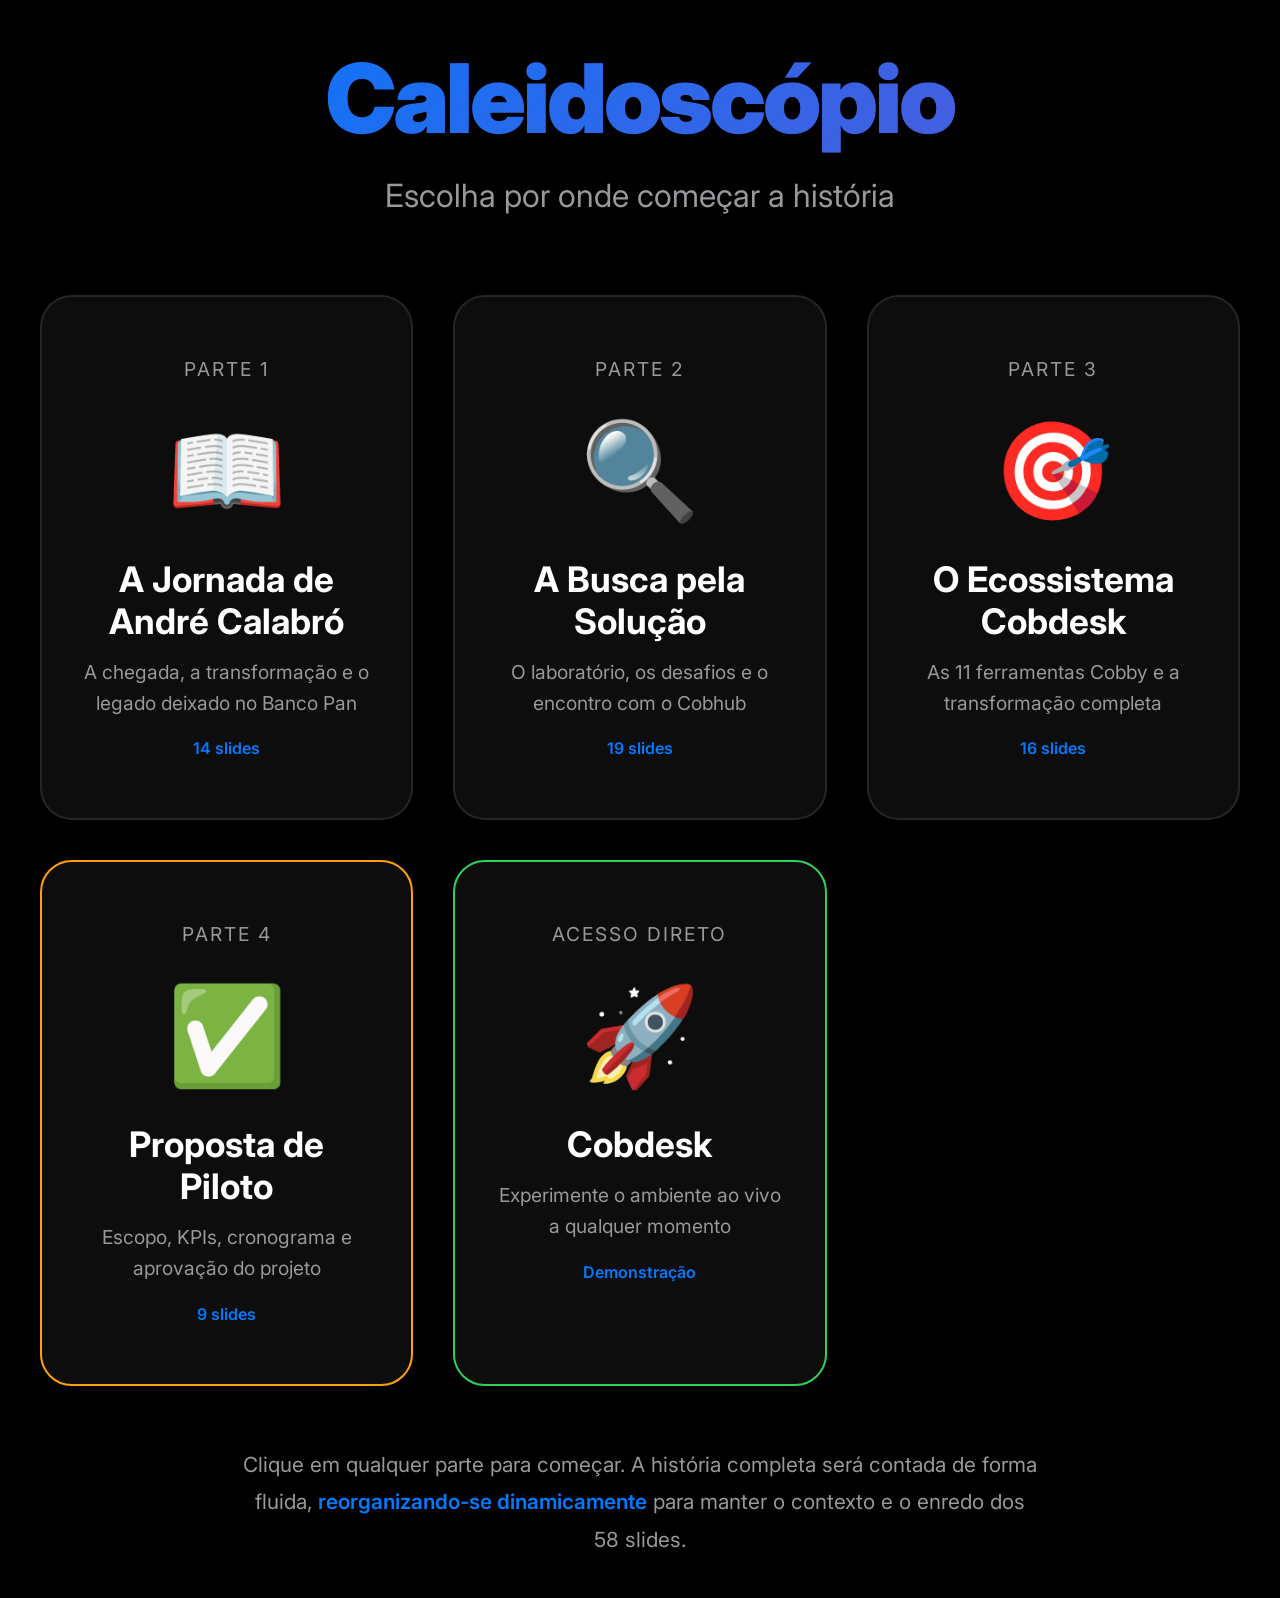
<file: index.html>
<!DOCTYPE html>
<html lang="pt-BR">
<head>
    <meta charset="UTF-8">
    <meta name="viewport" content="width=device-width, initial-scale=1.0">
    <title>Caleidoscópio - A História do Cobdesk</title>
    <style>
        @import url('https://fonts.googleapis.com/css2?family=Inter:wght@300;400;500;600;700;800;900&display=swap');
        
        * {
            margin: 0;
            padding: 0;
            box-sizing: border-box;
        }

        body {
            font-family: 'Inter', -apple-system, BlinkMacSystemFont, 'SF Pro Display', sans-serif;
            background: #000000;
            color: #FFFFFF;
            overflow: hidden;
            -webkit-font-smoothing: antialiased;
            display: flex;
            align-items: center;
            justify-content: center;
            min-height: 100vh;
        }

        .container {
            max-width: 1400px;
            width: 100%;
            padding: 40px;
            text-align: center;
        }

        .title {
            font-size: 6rem;
            font-weight: 900;
            background: linear-gradient(135deg, #007AFF, #5856D6);
            -webkit-background-clip: text;
            -webkit-text-fill-color: transparent;
            background-clip: text;
            margin-bottom: 20px;
            letter-spacing: -3px;
        }

        .subtitle {
            font-size: 2rem;
            color: #98989D;
            margin-bottom: 80px;
        }

        .parts {
            display: grid;
            grid-template-columns: repeat(5, 1fr);
            gap: 40px;
            margin-bottom: 60px;
        }

        .part-card {
            background: rgba(255, 255, 255, 0.05);
            backdrop-filter: blur(20px);
            border-radius: 32px;
            padding: 60px 40px;
            border: 2px solid rgba(255, 255, 255, 0.1);
            cursor: pointer;
            transition: all 0.4s cubic-bezier(0.4, 0, 0.2, 1);
            text-decoration: none;
            display: block;
        }

        .part-card:hover {
            transform: translateY(-10px);
            border-color: #007AFF;
            box-shadow: 0 20px 60px rgba(0, 122, 255, 0.3);
        }

        .part-number {
            font-size: 1.2rem;
            text-transform: uppercase;
            letter-spacing: 2px;
            color: #98989D;
            margin-bottom: 20px;
        }

        .part-icon {
            font-size: 6rem;
            margin: 30px 0;
            display: block;
        }

        .part-title {
            font-size: 2.2rem;
            font-weight: 700;
            color: #FFFFFF;
            margin-bottom: 15px;
        }

        .part-desc {
            font-size: 1.2rem;
            color: #98989D;
            line-height: 1.6;
        }

        .part-slides {
            font-size: 1rem;
            color: #007AFF;
            margin-top: 20px;
            font-weight: 600;
        }

        .info {
            font-size: 1.3rem;
            color: #98989D;
            max-width: 800px;
            margin: 0 auto;
            line-height: 1.8;
        }

        .highlight {
            color: #007AFF;
            font-weight: 600;
        }

        /* Responsive */
        @media (max-width: 1400px) {
            .parts { grid-template-columns: repeat(3, 1fr); }
        }

        @media (max-width: 1024px) {
            .title { font-size: 4.5rem; }
            .subtitle { font-size: 1.6rem; margin-bottom: 60px; }
            .parts { gap: 30px; grid-template-columns: repeat(2, 1fr); }
            .part-card { padding: 50px 30px; }
            .part-icon { font-size: 5rem; }
            .part-title { font-size: 2rem; }
        }

        @media (max-width: 768px) {
            .container { padding: 30px 20px; }
            .title { font-size: 3.5rem; letter-spacing: -2px; }
            .subtitle { font-size: 1.4rem; margin-bottom: 50px; }
            .parts { grid-template-columns: repeat(2, 1fr); gap: 25px; }
            .part-card { padding: 40px 30px; }
            .part-icon { font-size: 4.5rem; margin: 20px 0; }
            .part-title { font-size: 1.8rem; }
            .part-desc { font-size: 1.1rem; }
            .info { font-size: 1.1rem; }
        }

        @media (max-width: 600px) {
            .parts { grid-template-columns: 1fr; }
        }

        @media (max-width: 480px) {
            .container { padding: 20px 15px; }
            .title { font-size: 2.5rem; letter-spacing: -1px; }
            .subtitle { font-size: 1.2rem; margin-bottom: 40px; }
            .part-card { padding: 35px 25px; border-radius: 24px; }
            .part-number { font-size: 1rem; }
            .part-icon { font-size: 4rem; }
            .part-title { font-size: 1.6rem; }
            .part-desc { font-size: 1rem; }
            .part-slides { font-size: 0.9rem; }
            .info { font-size: 1rem; }
        }

        /* Animation */
        .part-card {
            animation: fadeInUp 0.6s ease-out backwards;
        }

        .part-card:nth-child(1) { animation-delay: 0.1s; }
        .part-card:nth-child(2) { animation-delay: 0.2s; }
        .part-card:nth-child(3) { animation-delay: 0.3s; }
        .part-card:nth-child(4) { animation-delay: 0.4s; }
        .part-card:nth-child(5) { animation-delay: 0.5s; }

        @keyframes fadeInUp {
            from {
                opacity: 0;
                transform: translateY(30px);
            }
            to {
                opacity: 1;
                transform: translateY(0);
            }
        }
    </style>
</head>
<body>
    <div class="container">
        <h1 class="title">Caleidoscópio</h1>
        <p class="subtitle">Escolha por onde começar a história</p>

        <div class="parts">
            <a href="apresentacao.html?start=1" class="part-card">
                <div class="part-number">Parte 1</div>
                <span class="part-icon">📖</span>
                <h2 class="part-title">A Jornada de André Calabró</h2>
                <p class="part-desc">A chegada, a transformação e o legado deixado no Banco Pan</p>
                <div class="part-slides">14 slides</div>
            </a>

            <a href="apresentacao.html?start=2" class="part-card">
                <div class="part-number">Parte 2</div>
                <span class="part-icon">🔍</span>
                <h2 class="part-title">A Busca pela Solução</h2>
                <p class="part-desc">O laboratório, os desafios e o encontro com o Cobhub</p>
                <div class="part-slides">19 slides</div>
            </a>

            <a href="apresentacao.html?start=3" class="part-card">
                <div class="part-number">Parte 3</div>
                <span class="part-icon">🎯</span>
                <h2 class="part-title">O Ecossistema Cobdesk</h2>
                <p class="part-desc">As 11 ferramentas Cobby e a transformação completa</p>
                <div class="part-slides">16 slides</div>
            </a>

            <a href="apresentacao.html?start=4" class="part-card" style="border-color: #FF9F0A;">
                <div class="part-number">Parte 4</div>
                <span class="part-icon">✅</span>
                <h2 class="part-title">Proposta de Piloto</h2>
                <p class="part-desc">Escopo, KPIs, cronograma e aprovação do projeto</p>
                <div class="part-slides">9 slides</div>
            </a>

            <a href="https://script.google.com/a/macros/aalima.com.br/s/AKfycbzS2Tofm-NQhO5BAspDlmHgXewmAkPvAzEB2uNEm1iD0BKrYzR9YfdmZirtGIznV4LVpw/exec" target="_blank" class="part-card" style="border-color: #30D158;">
                <div class="part-number">Acesso Direto</div>
                <span class="part-icon">🚀</span>
                <h2 class="part-title">Cobdesk</h2>
                <p class="part-desc">Experimente o ambiente ao vivo a qualquer momento</p>
                <div class="part-slides">Demonstração</div>
            </a>
        </div>

        <p class="info">
            Clique em qualquer parte para começar. A história completa será contada de forma fluida, 
            <span class="highlight">reorganizando-se dinamicamente</span> para manter o contexto e o enredo dos 58 slides.
        </p>
    </div>
</body>
</html>
</file>
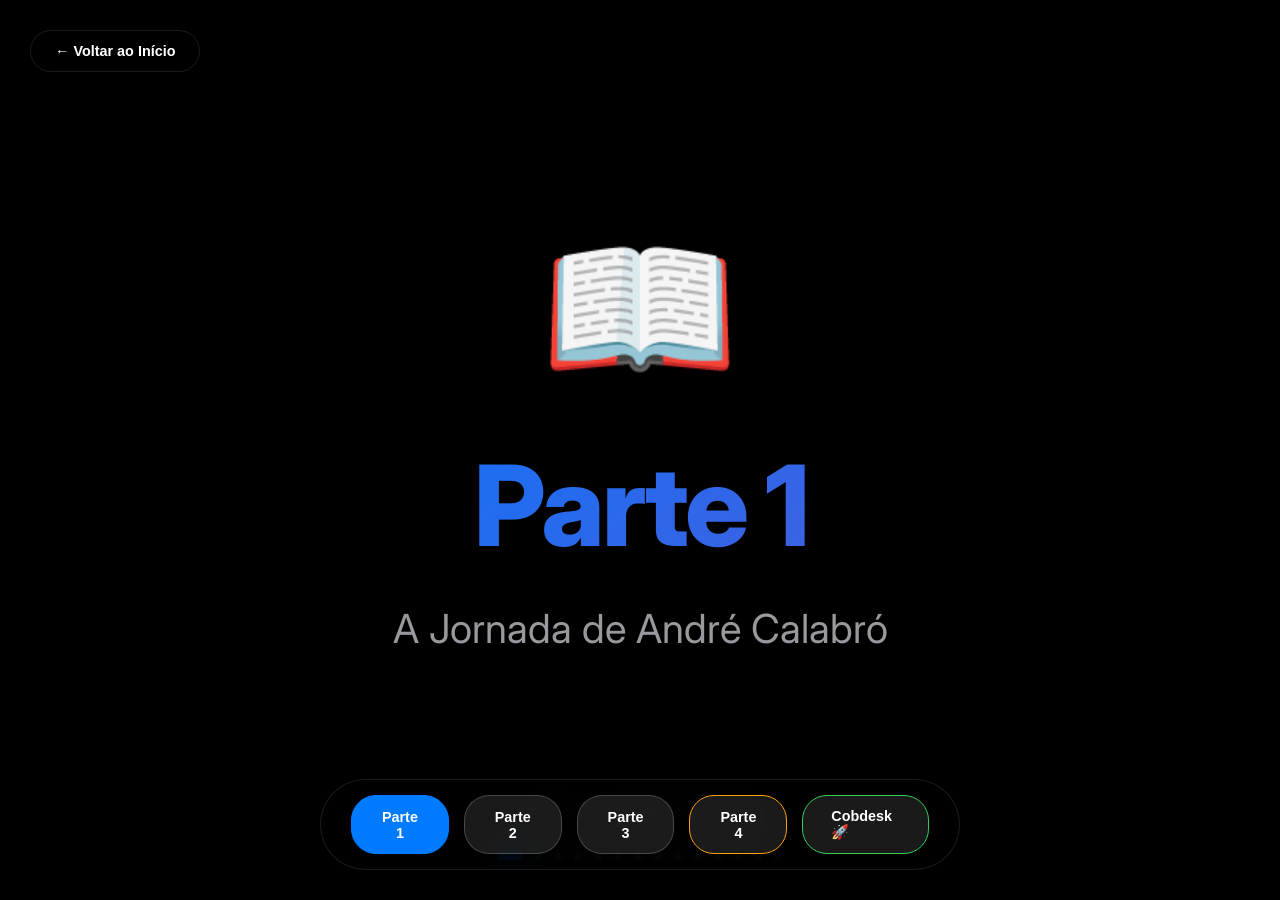
<file: apresentacao.html>
<!DOCTYPE html>
<html lang="pt-BR">
<head>
    <meta charset="UTF-8">
    <meta name="viewport" content="width=device-width, initial-scale=1.0">
    <title>Apresentação Cobdesk</title>
    <style>
        * {
            margin: 0;
            padding: 0;
            box-sizing: border-box;
        }

        body {
            font-family: -apple-system, BlinkMacSystemFont, 'SF Pro Display', sans-serif;
            background: #000000;
            color: #FFFFFF;
            overflow: hidden;
        }

        iframe {
            position: absolute;
            top: 0;
            left: 0;
            width: 100%;
            height: 100vh;
            border: none;
            opacity: 0;
            visibility: hidden;
            transition: opacity 0.8s ease;
        }

        iframe.active {
            opacity: 1;
            visibility: visible;
            z-index: 1;
        }

        .navigation {
            position: fixed;
            bottom: 30px;
            left: 50%;
            transform: translateX(-50%);
            z-index: 100;
            display: flex;
            gap: 15px;
            background: rgba(0, 0, 0, 0.8);
            backdrop-filter: blur(20px);
            padding: 15px 30px;
            border-radius: 50px;
            border: 1px solid rgba(255, 255, 255, 0.1);
        }

        .nav-button {
            background: rgba(255, 255, 255, 0.1);
            border: 1px solid rgba(255, 255, 255, 0.2);
            color: #FFFFFF;
            padding: 12px 28px;
            border-radius: 25px;
            font-size: 0.9rem;
            font-weight: 600;
            cursor: pointer;
            transition: all 0.3s ease;
        }

        .nav-button:hover {
            background: rgba(0, 122, 255, 0.3);
            border-color: #007AFF;
        }

        .nav-button.active {
            background: #007AFF;
            border-color: #007AFF;
        }

        .nav-button:disabled {
            opacity: 0.3;
            cursor: not-allowed;
        }

        .home-button {
            position: fixed;
            top: 30px;
            left: 30px;
            z-index: 100;
            background: rgba(0, 0, 0, 0.8);
            backdrop-filter: blur(20px);
            border: 1px solid rgba(255, 255, 255, 0.1);
            color: #FFFFFF;
            padding: 12px 24px;
            border-radius: 25px;
            font-size: 0.9rem;
            font-weight: 600;
            text-decoration: none;
            transition: all 0.3s ease;
            display: inline-block;
        }

        .home-button:hover {
            background: rgba(0, 122, 255, 0.3);
            border-color: #007AFF;
        }

        @media (max-width: 768px) {
            .navigation {
                bottom: 20px;
                padding: 12px 20px;
                gap: 10px;
            }

            .nav-button {
                padding: 10px 20px;
                font-size: 0.8rem;
            }

            .home-button {
                top: 20px;
                left: 20px;
                padding: 10px 20px;
                font-size: 0.8rem;
            }
        }

        @media (max-width: 480px) {
            .navigation {
                bottom: 10px;
                padding: 8px 12px;
                gap: 6px;
                flex-wrap: wrap;
                justify-content: center;
                max-width: 95%;
                opacity: 0.7;
            }

            .navigation:hover,
            .navigation:active {
                opacity: 1;
            }

            .nav-button {
                padding: 6px 12px;
                font-size: 0.7rem;
                min-width: auto;
            }

            .home-button {
                top: 10px;
                left: 10px;
                padding: 6px 12px;
                font-size: 0.7rem;
                opacity: 0.7;
            }

            .home-button:active {
                opacity: 1;
            }

            /* Ensure iframe content doesn't get hidden behind navigation */
            iframe {
                padding-bottom: 80px;
            }
        }
    </style>
</head>
<body>
    <a href="index.html" class="home-button">← Voltar ao Início</a>

    <iframe id="parte1" src="parte1-historia.html"></iframe>
    <iframe id="parte2" src="parte2-solucao.html"></iframe>
    <iframe id="parte3" src="parte3-ecossistema.html"></iframe>
    <iframe id="parte4" src="parte4-piloto.html"></iframe>

    <div class="navigation">
        <button class="nav-button" id="btn-parte1">Parte 1</button>
        <button class="nav-button" id="btn-parte2">Parte 2</button>
        <button class="nav-button" id="btn-parte3">Parte 3</button>
        <button class="nav-button" id="btn-parte4" style="border-color: #FF9F0A;">Parte 4</button>
        <a href="https://script.google.com/a/macros/aalima.com.br/s/AKfycbzS2Tofm-NQhO5BAspDlmHgXewmAkPvAzEB2uNEm1iD0BKrYzR9YfdmZirtGIznV4LVpw/exec" target="_blank" class="nav-button" style="text-decoration: none; display: inline-block; border-color: #30D158;">Cobdesk 🚀</a>
    </div>

    <script>
        // Get start parameter from URL
        const urlParams = new URLSearchParams(window.location.search);
        const startPart = parseInt(urlParams.get('start')) || 1;

        // Define the order based on starting point
        let partOrder = [];
        switch(startPart) {
            case 1:
                partOrder = [1, 2, 3, 4];
                break;
            case 2:
                partOrder = [2, 3, 4, 1];
                break;
            case 3:
                partOrder = [3, 4, 1, 2];
                break;
            case 4:
                partOrder = [4, 1, 2, 3];
                break;
            default:
                partOrder = [1, 2, 3, 4];
        }

        let currentIndex = 0;
        const iframes = {
            1: document.getElementById('parte1'),
            2: document.getElementById('parte2'),
            3: document.getElementById('parte3'),
            4: document.getElementById('parte4')
        };

        const buttons = {
            1: document.getElementById('btn-parte1'),
            2: document.getElementById('btn-parte2'),
            3: document.getElementById('btn-parte3'),
            4: document.getElementById('btn-parte4')
        };

        function showPart(partNumber) {
            // Hide all iframes
            Object.values(iframes).forEach(iframe => {
                iframe.classList.remove('active');
            });

            // Remove active class from all buttons
            Object.values(buttons).forEach(btn => {
                btn.classList.remove('active');
            });

            // Show selected iframe
            iframes[partNumber].classList.add('active');
            buttons[partNumber].classList.add('active');

            // Update current index
            currentIndex = partOrder.indexOf(partNumber);
        }

        function nextPart() {
            if (currentIndex < partOrder.length - 1) {
                currentIndex++;
                showPart(partOrder[currentIndex]);
            }
        }

        function prevPart() {
            if (currentIndex > 0) {
                currentIndex--;
                showPart(partOrder[currentIndex]);
            }
        }

        // Button click handlers
        buttons[1].addEventListener('click', () => showPart(1));
        buttons[2].addEventListener('click', () => showPart(2));
        buttons[3].addEventListener('click', () => showPart(3));
        buttons[4].addEventListener('click', () => showPart(4));

        // Keyboard navigation
        document.addEventListener('keydown', (e) => {
            if (e.key === 'ArrowRight' && e.ctrlKey) {
                e.preventDefault();
                nextPart();
            } else if (e.key === 'ArrowLeft' && e.ctrlKey) {
                e.preventDefault();
                prevPart();
            }
        });

        // Track completed parts
        const completedParts = new Set();
        const totalSlides = {
            1: 14,  // slides 0-13
            2: 18,  // slides 0-17
            3: 15,  // slides 0-14
            4: 7    // slides 0-6
        };

        // Listen for messages from iframes
        window.addEventListener('message', (event) => {
            console.log('📨 Message received:', event.data);
            
            if (event.data === 'slideshow-ended') {
                nextPart();
            } else if (event.data && typeof event.data === 'object' && event.data.type === 'slide-changed') {
                const partNumber = event.data.part;
                const currentSlide = event.data.slide;
                const total = totalSlides[partNumber];
                const lastSlideIndex = total - 1;
                
                console.log(`📊 Part ${partNumber}: slide ${currentSlide} (last: ${lastSlideIndex})`);
                
                // If reached the last slide, mark part as completed
                if (currentSlide >= lastSlideIndex) {
                    console.log(`✅ Part ${partNumber} completed! Button marked as blue.`);
                    completedParts.add(partNumber);
                    markPartAsCompleted(partNumber);
                }
            }
        });

        function markPartAsCompleted(partNumber) {
            const button = buttons[partNumber];
            if (button && !button.classList.contains('completed')) {
                button.classList.add('completed');
                button.style.background = '#007AFF';
                button.style.borderColor = '#007AFF';
            }
        }

        // Show first part in the order
        showPart(partOrder[0]);

        // Update page title based on order
        document.title = `Apresentação Cobdesk - Começando pela Parte ${startPart}`;
    </script>
</body>
</html>
</file>
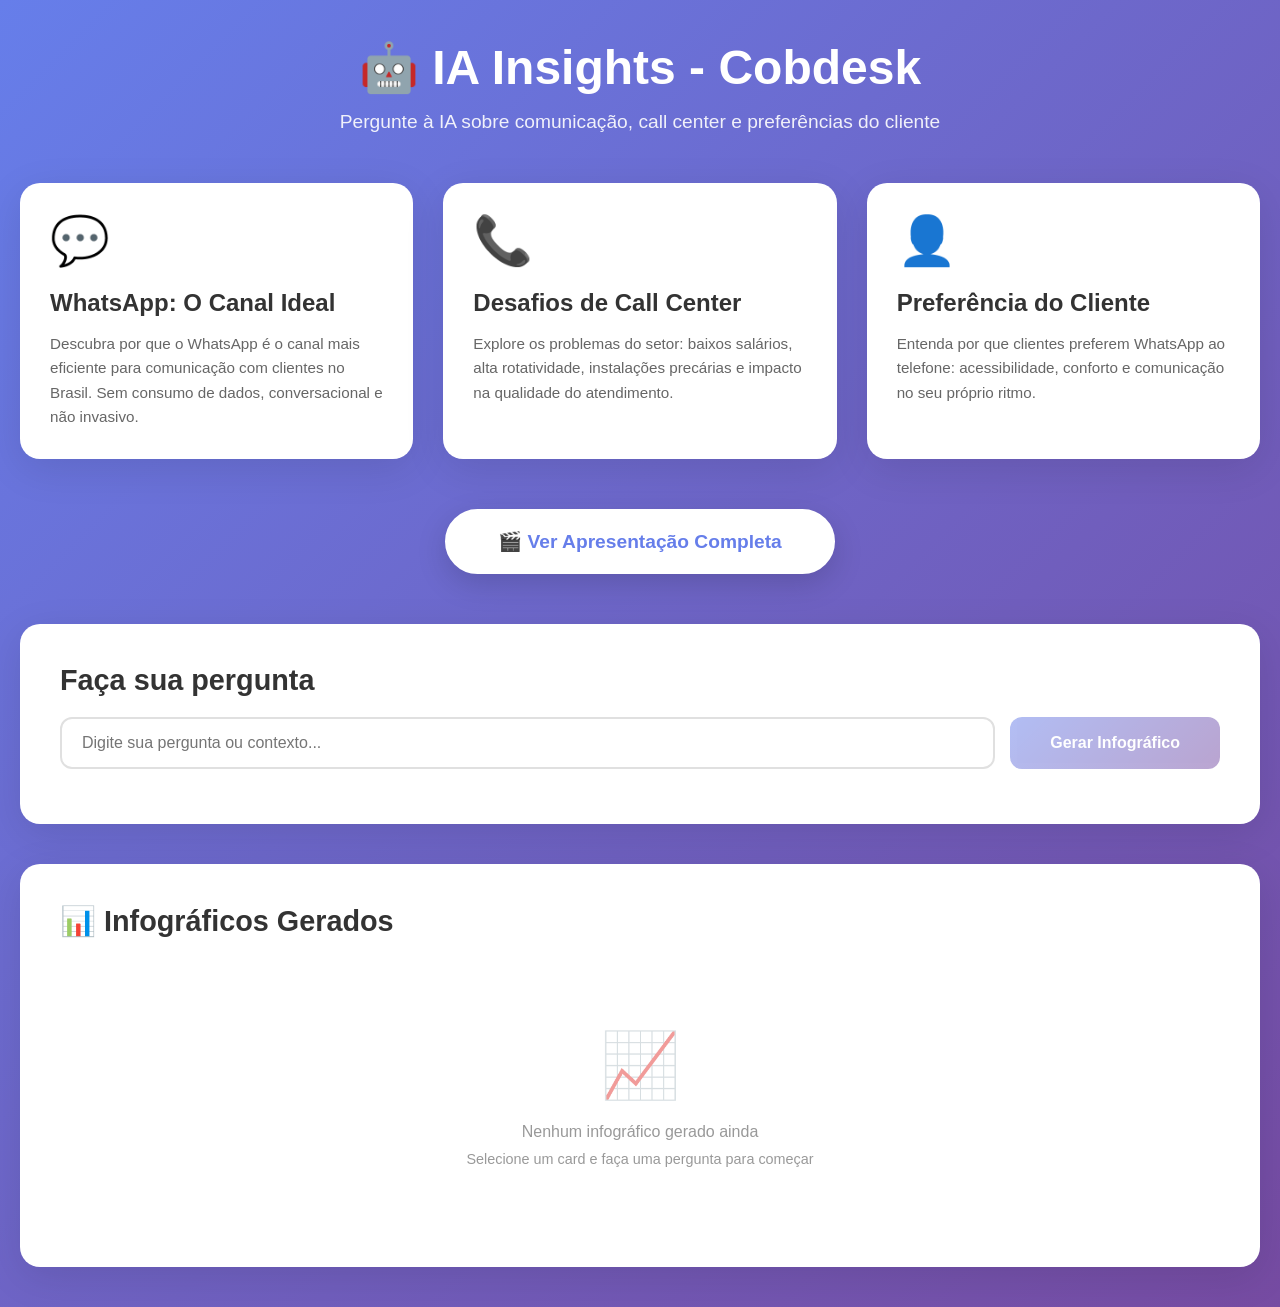
<file: ia-insights.html>
<!DOCTYPE html>
<html lang="pt-BR">
<head>
    <meta charset="UTF-8">
    <meta name="viewport" content="width=device-width, initial-scale=1.0">
    <title>IA Insights - Cobdesk</title>
    <style>
        * {
            margin: 0;
            padding: 0;
            box-sizing: border-box;
        }

        body {
            font-family: -apple-system, BlinkMacSystemFont, 'Segoe UI', Roboto, Oxygen, Ubuntu, Cantarell, sans-serif;
            background: linear-gradient(135deg, #667eea 0%, #764ba2 100%);
            min-height: 100vh;
            padding: 40px 20px;
        }

        .container {
            max-width: 1400px;
            margin: 0 auto;
        }

        .header {
            text-align: center;
            color: white;
            margin-bottom: 50px;
        }

        .header h1 {
            font-size: 3rem;
            font-weight: 700;
            margin-bottom: 15px;
        }

        .header p {
            font-size: 1.2rem;
            opacity: 0.9;
        }

        .cards-grid {
            display: grid;
            grid-template-columns: repeat(auto-fit, minmax(350px, 1fr));
            gap: 30px;
            margin-bottom: 50px;
        }

        .card {
            background: white;
            border-radius: 20px;
            padding: 30px;
            box-shadow: 0 10px 40px rgba(0, 0, 0, 0.1);
            transition: transform 0.3s ease, box-shadow 0.3s ease;
            cursor: pointer;
        }

        .card:hover {
            transform: translateY(-5px);
            box-shadow: 0 15px 50px rgba(0, 0, 0, 0.15);
        }

        .card.active {
            border: 3px solid #667eea;
            box-shadow: 0 15px 50px rgba(102, 126, 234, 0.3);
        }

        .card-icon {
            font-size: 3rem;
            margin-bottom: 20px;
        }

        .card h3 {
            font-size: 1.5rem;
            color: #333;
            margin-bottom: 15px;
        }

        .card p {
            font-size: 0.95rem;
            color: #666;
            line-height: 1.6;
        }

        .input-section {
            background: white;
            border-radius: 20px;
            padding: 40px;
            box-shadow: 0 10px 40px rgba(0, 0, 0, 0.1);
            margin-bottom: 40px;
        }

        .input-section h2 {
            font-size: 1.8rem;
            color: #333;
            margin-bottom: 20px;
        }

        .input-group {
            display: flex;
            gap: 15px;
            margin-bottom: 15px;
        }

        .input-field {
            flex: 1;
            padding: 15px 20px;
            border: 2px solid #e0e0e0;
            border-radius: 12px;
            font-size: 1rem;
            transition: border-color 0.3s ease;
        }

        .input-field:focus {
            outline: none;
            border-color: #667eea;
        }

        .generate-btn {
            padding: 15px 40px;
            background: linear-gradient(135deg, #667eea 0%, #764ba2 100%);
            color: white;
            border: none;
            border-radius: 12px;
            font-size: 1rem;
            font-weight: 600;
            cursor: pointer;
            transition: transform 0.2s ease, box-shadow 0.2s ease;
        }

        .generate-btn:hover {
            transform: translateY(-2px);
            box-shadow: 0 5px 20px rgba(102, 126, 234, 0.4);
        }

        .generate-btn:active {
            transform: translateY(0);
        }

        .generate-btn:disabled {
            opacity: 0.5;
            cursor: not-allowed;
        }

        .selected-card-info {
            background: #f8f9ff;
            padding: 15px 20px;
            border-radius: 10px;
            margin-bottom: 20px;
            border-left: 4px solid #667eea;
        }

        .selected-card-info p {
            color: #667eea;
            font-weight: 600;
        }

        .results-section {
            background: white;
            border-radius: 20px;
            padding: 40px;
            box-shadow: 0 10px 40px rgba(0, 0, 0, 0.1);
        }

        .results-section h2 {
            font-size: 1.8rem;
            color: #333;
            margin-bottom: 30px;
        }

        .infographic-list {
            display: flex;
            flex-direction: column;
            gap: 20px;
        }

        .infographic-item {
            background: #f8f9ff;
            padding: 20px;
            border-radius: 12px;
            display: flex;
            justify-content: space-between;
            align-items: center;
            transition: transform 0.2s ease;
            animation: slideIn 0.3s ease;
        }

        @keyframes slideIn {
            from {
                opacity: 0;
                transform: translateX(-20px);
            }
            to {
                opacity: 1;
                transform: translateX(0);
            }
        }

        .infographic-item:hover {
            transform: translateX(5px);
        }

        .infographic-info {
            flex: 1;
        }

        .infographic-info h4 {
            color: #333;
            margin-bottom: 8px;
            font-size: 1.1rem;
        }

        .infographic-info p {
            color: #666;
            font-size: 0.9rem;
        }

        .infographic-link {
            padding: 10px 25px;
            background: #667eea;
            color: white;
            text-decoration: none;
            border-radius: 8px;
            font-weight: 600;
            transition: background 0.3s ease;
        }

        .infographic-link:hover {
            background: #5568d3;
        }

        .loading {
            text-align: center;
            padding: 40px;
        }

        .loading-spinner {
            width: 50px;
            height: 50px;
            border: 4px solid #f3f3f3;
            border-top: 4px solid #667eea;
            border-radius: 50%;
            animation: spin 1s linear infinite;
            margin: 0 auto 20px;
        }

        @keyframes spin {
            0% { transform: rotate(0deg); }
            100% { transform: rotate(360deg); }
        }

        .empty-state {
            text-align: center;
            padding: 60px 20px;
            color: #999;
        }

        .empty-state-icon {
            font-size: 4rem;
            margin-bottom: 20px;
            opacity: 0.5;
        }

        .presentation-btn {
            display: inline-block;
            padding: 18px 50px;
            background: white;
            color: #667eea;
            text-decoration: none;
            border-radius: 50px;
            font-size: 1.2rem;
            font-weight: 700;
            box-shadow: 0 10px 30px rgba(0, 0, 0, 0.15);
            transition: all 0.3s ease;
            border: 3px solid white;
        }

        .presentation-btn:hover {
            transform: translateY(-3px) scale(1.05);
            box-shadow: 0 15px 40px rgba(0, 0, 0, 0.2);
            background: #667eea;
            color: white;
        }

        .presentation-btn:active {
            transform: translateY(-1px);
        }

        @media (max-width: 768px) {
            .header h1 {
                font-size: 2rem;
            }

            .cards-grid {
                grid-template-columns: 1fr;
            }

            .input-group {
                flex-direction: column;
            }

            .generate-btn {
                width: 100%;
            }

            .presentation-btn {
                font-size: 1rem;
                padding: 15px 35px;
            }
        }
    </style>
</head>
<body>
    <div class="container">
        <div class="header">
            <h1>🤖 IA Insights - Cobdesk</h1>
            <p>Pergunte à IA sobre comunicação, call center e preferências do cliente</p>
        </div>

        <div class="cards-grid">
            <div class="card" data-card="whatsapp" onclick="selectCard('whatsapp')">
                <div class="card-icon">💬</div>
                <h3>WhatsApp: O Canal Ideal</h3>
                <p>Descubra por que o WhatsApp é o canal mais eficiente para comunicação com clientes no Brasil. Sem consumo de dados, conversacional e não invasivo.</p>
            </div>

            <div class="card" data-card="callcenter" onclick="selectCard('callcenter')">
                <div class="card-icon">📞</div>
                <h3>Desafios de Call Center</h3>
                <p>Explore os problemas do setor: baixos salários, alta rotatividade, instalações precárias e impacto na qualidade do atendimento.</p>
            </div>

            <div class="card" data-card="preferencia" onclick="selectCard('preferencia')">
                <div class="card-icon">👤</div>
                <h3>Preferência do Cliente</h3>
                <p>Entenda por que clientes preferem WhatsApp ao telefone: acessibilidade, conforto e comunicação no seu próprio ritmo.</p>
            </div>
        </div>

        <div style="text-align: center; margin-bottom: 50px;">
            <a href="https://anderson-cmyk.github.io/apresentacao-cobdesk/" 
               class="presentation-btn"
               target="_blank">
                🎬 Ver Apresentação Completa
            </a>
        </div>

        <div class="input-section">
            <h2>Faça sua pergunta</h2>
            <div class="selected-card-info" id="selectedCardInfo" style="display: none;">
                <p id="selectedCardText">Nenhum card selecionado</p>
            </div>
            <div class="input-group">
                <input type="text" 
                       class="input-field" 
                       id="questionInput" 
                       placeholder="Digite sua pergunta ou contexto..."
                       onkeypress="handleKeyPress(event)">
                <button class="generate-btn" onclick="generateInfographic()" id="generateBtn" disabled>
                    Gerar Infográfico
                </button>
            </div>
        </div>

        <div class="results-section">
            <h2>📊 Infográficos Gerados</h2>
            <div id="infographicList" class="infographic-list">
                <div class="empty-state">
                    <div class="empty-state-icon">📈</div>
                    <p>Nenhum infográfico gerado ainda</p>
                    <p style="font-size: 0.9rem; margin-top: 10px;">Selecione um card e faça uma pergunta para começar</p>
                </div>
            </div>
        </div>
    </div>

    <script>
        let selectedCard = null;
        let infographics = [];
        const MAX_INFOGRAPHICS = 10;

        const cardPrompts = {
            whatsapp: {
                name: "WhatsApp: O Canal Ideal",
                systemPrompt: `Você é um especialista em comunicação digital no Brasil. Seu foco é defender o WhatsApp como a única ferramenta de contato saudável, não invasiva e totalmente conversacional. 

Contexto importante:
- WhatsApp é o app líder em transações e contatos no Brasil
- Operadoras não cobram consumo de dados para WhatsApp
- É o canal de maior volume de transação
- Permite comunicação assíncrona e no ritmo do cliente
- Não é invasivo como ligações telefônicas

Responda sempre destacando esses pontos e gere insights com dados sobre telecomunicações e a importância do WhatsApp.`
            },
            callcenter: {
                name: "Desafios de Call Center",
                systemPrompt: `Você é um especialista em gestão de call centers no Brasil. Seu foco é analisar os desafios do setor:

Principais problemas:
- Baixos salários e precarização do trabalho
- Alta rotatividade de funcionários
- Instalações sucateadas e infraestrutura deficiente
- Baixa qualidade nos serviços prestados
- Impacto na experiência do cliente

Responda sempre com dados concretos, análises críticas e sugestões de melhoria baseadas em tecnologia e humanização do atendimento.`
            },
            preferencia: {
                name: "Preferência do Cliente",
                systemPrompt: `Você é um especialista em experiência do cliente e comportamento do consumidor. Seu foco é explicar por que clientes não aguentam mais ser contactados por telefone:

Pontos principais:
- Telefone é um meio de difícil acesso (nem sempre disponível)
- Ligações são invasivas e interrompem atividades
- WhatsApp oferece conforto e controle ao cliente
- Comunicação assíncrona permite responder no melhor momento
- Cliente prefere ter registro escrito das conversas

Responda sempre priorizando a perspectiva e o conforto do cliente, com dados sobre preferências de comunicação.`
            }
        };

        function selectCard(cardType) {
            // Remove active class from all cards
            document.querySelectorAll('.card').forEach(card => {
                card.classList.remove('active');
            });

            // Add active class to selected card
            document.querySelector(`[data-card="${cardType}"]`).classList.add('active');

            selectedCard = cardType;

            // Update selected card info
            const infoDiv = document.getElementById('selectedCardInfo');
            const textP = document.getElementById('selectedCardText');
            textP.textContent = `Card selecionado: ${cardPrompts[cardType].name}`;
            infoDiv.style.display = 'block';

            // Enable generate button
            document.getElementById('generateBtn').disabled = false;
        }

        function handleKeyPress(event) {
            if (event.key === 'Enter' && selectedCard) {
                generateInfographic();
            }
        }

        async function generateInfographic() {
            if (!selectedCard) {
                alert('Por favor, selecione um card primeiro!');
                return;
            }

            const question = document.getElementById('questionInput').value.trim();
            if (!question) {
                alert('Por favor, digite uma pergunta!');
                return;
            }

            // Show loading
            const listDiv = document.getElementById('infographicList');
            listDiv.innerHTML = `
                <div class="loading">
                    <div class="loading-spinner"></div>
                    <p>Gerando infográfico com IA...</p>
                </div>
            `;

            // Disable button
            const btn = document.getElementById('generateBtn');
            btn.disabled = true;
            btn.textContent = 'Gerando...';

            try {
                // Call backend API to generate infographic
                await callBackendAPI(question);

                // Clear input
                document.getElementById('questionInput').value = '';

                // Re-enable button
                btn.disabled = false;
                btn.textContent = 'Gerar Infográfico';

            } catch (error) {
                console.error('Erro ao gerar infográfico:', error);
                alert('Erro ao gerar infográfico. Tente novamente.');
                btn.disabled = false;
                btn.textContent = 'Gerar Infográfico';
            }
        }

        async function callBackendAPI(question) {
            const cardData = cardPrompts[selectedCard];
            
            // Configurar URL da API (ajustar conforme ambiente)
            const API_URL = window.location.hostname === 'localhost' || window.location.hostname === '127.0.0.1'
                ? 'http://localhost:5000/api/generate'
                : 'https://5000-ij1s3ognzyyj9eepk3p6b-29c30d4d.manusvm.computer/api/generate'; // URL do backend em produção
            
            try {
                // Fazer chamada real à API
                const response = await fetch(API_URL, {
                    method: 'POST',
                    headers: {
                        'Content-Type': 'application/json',
                    },
                    body: JSON.stringify({
                        cardId: selectedCard,
                        question: question
                    })
                });

                if (!response.ok) {
                    throw new Error(`Erro na API: ${response.status}`);
                }

                const data = await response.json();
                
                // Gerar infográfico com dados reais da API
                const infographicHTML = generateInfographicHTMLFromAPI(
                    cardData.name,
                    question,
                    selectedCard,
                    data
                );
                
                // Criar blob URL para o infográfico
                const blob = new Blob([infographicHTML], { type: 'text/html' });
                const url = URL.createObjectURL(blob);
                
                // Create infographic entry
                const infographic = {
                    id: Date.now(),
                    card: selectedCard,
                    cardName: cardData.name,
                    question: question,
                    url: url,
                    timestamp: new Date().toLocaleString('pt-BR'),
                    data: data
                };

                // Add to list (FIFO - remove oldest if > 10)
                infographics.unshift(infographic);
                if (infographics.length > MAX_INFOGRAPHICS) {
                    const removed = infographics.pop();
                    // Revoke old blob URL to free memory
                    if (removed.url.startsWith('blob:')) {
                        URL.revokeObjectURL(removed.url);
                    }
                }

                // Update UI
                renderInfographics();
                
            } catch (error) {
                console.error('Erro ao chamar API:', error);
                // Fallback: usar geração estática se API falhar
                const infographicHTML = generateInfographicHTML(
                    cardData.name,
                    question,
                    selectedCard
                );
                
                const blob = new Blob([infographicHTML], { type: 'text/html' });
                const url = URL.createObjectURL(blob);
                
                const infographic = {
                    id: Date.now(),
                    card: selectedCard,
                    cardName: cardData.name,
                    question: question,
                    url: url,
                    timestamp: new Date().toLocaleString('pt-BR')
                };

                infographics.unshift(infographic);
                if (infographics.length > MAX_INFOGRAPHICS) {
                    const removed = infographics.pop();
                    if (removed.url.startsWith('blob:')) {
                        URL.revokeObjectURL(removed.url);
                    }
                }

                renderInfographics();
                throw error; // Re-throw para mostrar erro ao usuário
            }
        }

        function generateInfographicHTML(cardName, question, cardType) {
        function generateInfographicHTMLFromAPI(cardName, question, cardType, apiData) {
            const timestamp = new Date().toLocaleString('pt-BR');
            
            // Gerar conteúdo baseado nos dados da API
            let content = '';
            
            // Título principal
            content += `<div class="section-title">${apiData.title || 'Insights Gerados por IA'}</div>`;
            
            // Pontos principais
            if (apiData.points && apiData.points.length > 0) {
                content += '<ul class="info-list">';
                apiData.points.forEach(point => {
                    content += `<li>${point}</li>`;
                });
                content += '</ul>';
            }
            
            // Estatísticas
            if (apiData.stats && apiData.stats.length > 0) {
                content += '<div class="section-title">Dados e Estatísticas</div>';
                content += '<ul class="info-list">';
                apiData.stats.forEach(stat => {
                    content += `<li>${stat}</li>`;
                });
                content += '</ul>';
            }
            
            // Conclusão
            if (apiData.conclusion) {
                content += '<div class="section-title">Conclusão</div>';
                content += `<p class="info-text">${apiData.conclusion}</p>`;
            }
            
            // Pergunta original
            content += '<div class="section-title">Sua Pergunta</div>';
            content += `<p class="info-text">${question}</p>`;
            
            return `<!DOCTYPE html>
<html lang="pt-BR">
<head>
    <meta charset="UTF-8">
    <meta name="viewport" content="width=device-width, initial-scale=1.0">
    <title>Infográfico - ${cardName}</title>
    <style>
        * {
            margin: 0;
            padding: 0;
            box-sizing: border-box;
        }

        body {
            font-family: -apple-system, BlinkMacSystemFont, 'SF Pro Display', 'Segoe UI', Roboto, sans-serif;
            background: linear-gradient(135deg, #f5f7fa 0%, #c3cfe2 100%);
            min-height: 100vh;
            padding: 40px 20px;
            display: flex;
            justify-content: center;
            align-items: center;
        }

        .infographic-container {
            max-width: 900px;
            width: 100%;
            background: white;
            border-radius: 30px;
            padding: 50px;
            box-shadow: 0 20px 60px rgba(0, 0, 0, 0.1);
        }

        .header {
            text-align: center;
            margin-bottom: 40px;
            padding-bottom: 30px;
            border-bottom: 3px solid #667eea;
        }

        .header-icon {
            font-size: 4rem;
            margin-bottom: 20px;
        }

        .header h1 {
            font-size: 2.5rem;
            color: #333;
            font-weight: 700;
            margin-bottom: 10px;
        }

        .content {
            margin-bottom: 40px;
        }

        .section-title {
            font-size: 1.8rem;
            color: #667eea;
            font-weight: 600;
            margin: 30px 0 20px 0;
            padding-bottom: 10px;
            border-bottom: 2px solid #f0f0f0;
        }

        .info-text {
            font-size: 1.1rem;
            color: #555;
            line-height: 1.8;
            margin: 15px 0;
            padding: 20px;
            background: #f8f9fa;
            border-radius: 15px;
            border-left: 4px solid #667eea;
        }

        .info-list {
            list-style: none;
            margin: 20px 0;
        }

        .info-list li {
            font-size: 1.1rem;
            color: #555;
            line-height: 1.8;
            margin: 15px 0;
            padding: 20px 20px 20px 70px;
            background: #f8f9fa;
            border-radius: 15px;
            position: relative;
            transition: all 0.3s ease;
            border-left: 4px solid transparent;
        }

        .info-list li:hover {
            border-color: #667eea;
            transform: translateX(5px);
        }

        .info-list li::before {
            content: "✓";
            position: absolute;
            left: 20px;
            top: 50%;
            transform: translateY(-50%);
            width: 30px;
            height: 30px;
            background: #667eea;
            color: white;
            border-radius: 50%;
            display: flex;
            align-items: center;
            justify-content: center;
            font-weight: bold;
        }

        .footer {
            margin-top: 50px;
            padding-top: 30px;
            border-top: 3px solid #f0f0f0;
            text-align: center;
            color: #999;
            font-size: 0.9rem;
        }

        .footer .timestamp {
            color: #667eea;
            font-weight: 600;
        }

        .ai-badge {
            display: inline-block;
            background: linear-gradient(135deg, #667eea 0%, #764ba2 100%);
            color: white;
            padding: 8px 16px;
            border-radius: 20px;
            font-size: 0.85rem;
            font-weight: 600;
            margin-top: 10px;
        }

        @media print {
            body {
                background: white;
                padding: 0;
            }

            .infographic-container {
                box-shadow: none;
                padding: 30px;
            }
        }

        @media (max-width: 768px) {
            .infographic-container {
                padding: 30px 20px;
            }

            .header h1 {
                font-size: 1.8rem;
            }

            .section-title {
                font-size: 1.4rem;
            }

            .info-text, .info-list li {
                font-size: 1rem;
            }
        }
    </style>
</head>
<body>
    <div class="infographic-container">
        <div class="header">
            <div class="header-icon">🤖</div>
            <h1>${cardName}</h1>
            <div class="ai-badge">✨ Gerado por IA</div>
        </div>

        <div class="content">
            ${content}
        </div>

        <div class="footer">
            <p>Gerado por IA Insights - Cobdesk</p>
            <p class="timestamp">${timestamp}</p>
        </div>
    </div>
</body>
</html>`;
        }
            const timestamp = new Date().toLocaleString('pt-BR');
            
            // Gerar conteúdo baseado no tipo de card
            let content = '';
            
            if (cardType === 'whatsapp') {
                content = `
                    <div class="section-title">Por que WhatsApp é o Canal Ideal?</div>
                    <ul class="info-list">
                        <li>WhatsApp é o app de mensagens mais usado no Brasil, com mais de 165 milhões de usuários ativos</li>
                        <li>Operadoras não cobram consumo de dados para WhatsApp, tornando-o acessível para todos</li>
                        <li>Comunicação assíncrona permite que o cliente responda no seu próprio ritmo</li>
                        <li>Não é invasivo como ligações telefônicas que interrompem atividades</li>
                        <li>Registro escrito de todas as conversas para referência futura</li>
                    </ul>
                    
                    <div class="section-title">Dados do Mercado</div>
                    <p class="info-text">
                        Segundo pesquisas recentes, 93% dos brasileiros preferem ser contactados via WhatsApp 
                        do que por telefone. O canal registra taxa de abertura de mensagens de 98%, 
                        comparado a apenas 20% dos emails.
                    </p>
                    
                    <div class="section-title">Sua Pergunta</div>
                    <p class="info-text">${question}</p>
                `;
            } else if (cardType === 'callcenter') {
                content = `
                    <div class="section-title">Principais Desafios do Setor</div>
                    <ul class="info-list">
                        <li>Baixos salários: média de R$ 1.500 a R$ 2.000 mensais</li>
                        <li>Alta rotatividade: turnover médio de 70% ao ano</li>
                        <li>Instalações precárias: falta de investimento em infraestrutura</li>
                        <li>Baixa qualidade: impacto direto na experiência do cliente</li>
                        <li>Pressão por metas: ambiente estressante e desmotivador</li>
                    </ul>
                    
                    <div class="section-title">Impacto nos Resultados</div>
                    <p class="info-text">
                        Estudos mostram que call centers com alta rotatividade têm 35% menos produtividade 
                        e 50% mais reclamações de clientes. O custo de treinamento de novos operadores 
                        pode chegar a R$ 5.000 por pessoa.
                    </p>
                    
                    <div class="section-title">Sua Pergunta</div>
                    <p class="info-text">${question}</p>
                `;
            } else if (cardType === 'preferencia') {
                content = `
                    <div class="section-title">Por que Clientes Preferem WhatsApp</div>
                    <ul class="info-list">
                        <li>Telefone é invasivo e interrompe atividades importantes</li>
                        <li>Difícil acesso: nem sempre é possível atender ligações</li>
                        <li>WhatsApp permite responder no melhor momento</li>
                        <li>Conforto de comunicar-se por texto, sem pressão</li>
                        <li>Histórico de conversas sempre disponível</li>
                    </ul>
                    
                    <div class="section-title">Dados de Preferência</div>
                    <p class="info-text">
                        Pesquisas indicam que 87% dos consumidores consideram ligações telefônicas 
                        "inconvenientes" e 76% preferem resolver problemas via mensagens de texto. 
                        A satisfação do cliente aumenta 40% quando há opção de atendimento via WhatsApp.
                    </p>
                    
                    <div class="section-title">Sua Pergunta</div>
                    <p class="info-text">${question}</p>
                `;
            }
            
            return `<!DOCTYPE html>
<html lang="pt-BR">
<head>
    <meta charset="UTF-8">
    <meta name="viewport" content="width=device-width, initial-scale=1.0">
    <title>Infográfico - ${cardName}</title>
    <style>
        * {
            margin: 0;
            padding: 0;
            box-sizing: border-box;
        }

        body {
            font-family: -apple-system, BlinkMacSystemFont, 'SF Pro Display', 'Segoe UI', Roboto, sans-serif;
            background: linear-gradient(135deg, #f5f7fa 0%, #c3cfe2 100%);
            min-height: 100vh;
            padding: 40px 20px;
            display: flex;
            justify-content: center;
            align-items: center;
        }

        .infographic-container {
            max-width: 900px;
            width: 100%;
            background: white;
            border-radius: 30px;
            padding: 50px;
            box-shadow: 0 20px 60px rgba(0, 0, 0, 0.1);
        }

        .header {
            text-align: center;
            margin-bottom: 40px;
            padding-bottom: 30px;
            border-bottom: 3px solid #f0f0f0;
        }

        .header-icon {
            font-size: 4rem;
            margin-bottom: 20px;
        }

        .header h1 {
            font-size: 2.5rem;
            color: #1d1d1f;
            font-weight: 700;
            margin-bottom: 15px;
        }

        .content {
            margin-top: 40px;
        }

        .section-title {
            font-size: 1.8rem;
            color: #1d1d1f;
            font-weight: 700;
            margin: 30px 0 20px 0;
            padding-left: 20px;
            border-left: 5px solid #667eea;
        }

        .info-text {
            font-size: 1.1rem;
            color: #333;
            line-height: 1.8;
            margin-bottom: 20px;
            padding: 20px;
            background: #f8f9ff;
            border-radius: 15px;
        }

        .info-list {
            list-style: none;
            margin: 20px 0;
        }

        .info-list li {
            font-size: 1.1rem;
            color: #333;
            line-height: 1.8;
            margin-bottom: 15px;
            padding: 20px 20px 20px 60px;
            background: white;
            border-radius: 15px;
            border: 2px solid #f0f0f0;
            position: relative;
            transition: all 0.3s ease;
        }

        .info-list li:hover {
            border-color: #667eea;
            transform: translateX(5px);
        }

        .info-list li::before {
            content: "✓";
            position: absolute;
            left: 20px;
            top: 50%;
            transform: translateY(-50%);
            width: 30px;
            height: 30px;
            background: #667eea;
            color: white;
            border-radius: 50%;
            display: flex;
            align-items: center;
            justify-content: center;
            font-weight: bold;
        }

        .footer {
            margin-top: 50px;
            padding-top: 30px;
            border-top: 3px solid #f0f0f0;
            text-align: center;
            color: #999;
            font-size: 0.9rem;
        }

        .footer .timestamp {
            color: #667eea;
            font-weight: 600;
        }

        @media print {
            body {
                background: white;
                padding: 0;
            }

            .infographic-container {
                box-shadow: none;
                padding: 30px;
            }
        }

        @media (max-width: 768px) {
            .infographic-container {
                padding: 30px 20px;
            }

            .header h1 {
                font-size: 1.8rem;
            }

            .section-title {
                font-size: 1.4rem;
            }

            .info-text, .info-list li {
                font-size: 1rem;
            }
        }
    </style>
</head>
<body>
    <div class="infographic-container">
        <div class="header">
            <div class="header-icon">📊</div>
            <h1>${cardName}</h1>
        </div>

        <div class="content">
            ${content}
        </div>

        <div class="footer">
            <p>Gerado por IA Insights - Cobdesk</p>
            <p class="timestamp">${timestamp}</p>
        </div>
    </div>
</body>
</html>`;
        }

        function renderInfographics() {
            const listDiv = document.getElementById('infographicList');

            if (infographics.length === 0) {
                listDiv.innerHTML = `
                    <div class="empty-state">
                        <div class="empty-state-icon">📈</div>
                        <p>Nenhum infográfico gerado ainda</p>
                        <p style="font-size: 0.9rem; margin-top: 10px;">Selecione um card e faça uma pergunta para começar</p>
                    </div>
                `;
                return;
            }

            listDiv.innerHTML = infographics.map(info => `
                <div class="infographic-item">
                    <div class="infographic-info">
                        <h4>${info.cardName}</h4>
                        <p><strong>Pergunta:</strong> ${info.question}</p>
                        <p style="font-size: 0.8rem; color: #999; margin-top: 5px;">${info.timestamp}</p>
                    </div>
                    <a href="${info.url}" target="_blank" class="infographic-link">
                        Ver Infográfico
                    </a>
                </div>
            `).join('');
        }
    </script>
</body>
</html>
</file>
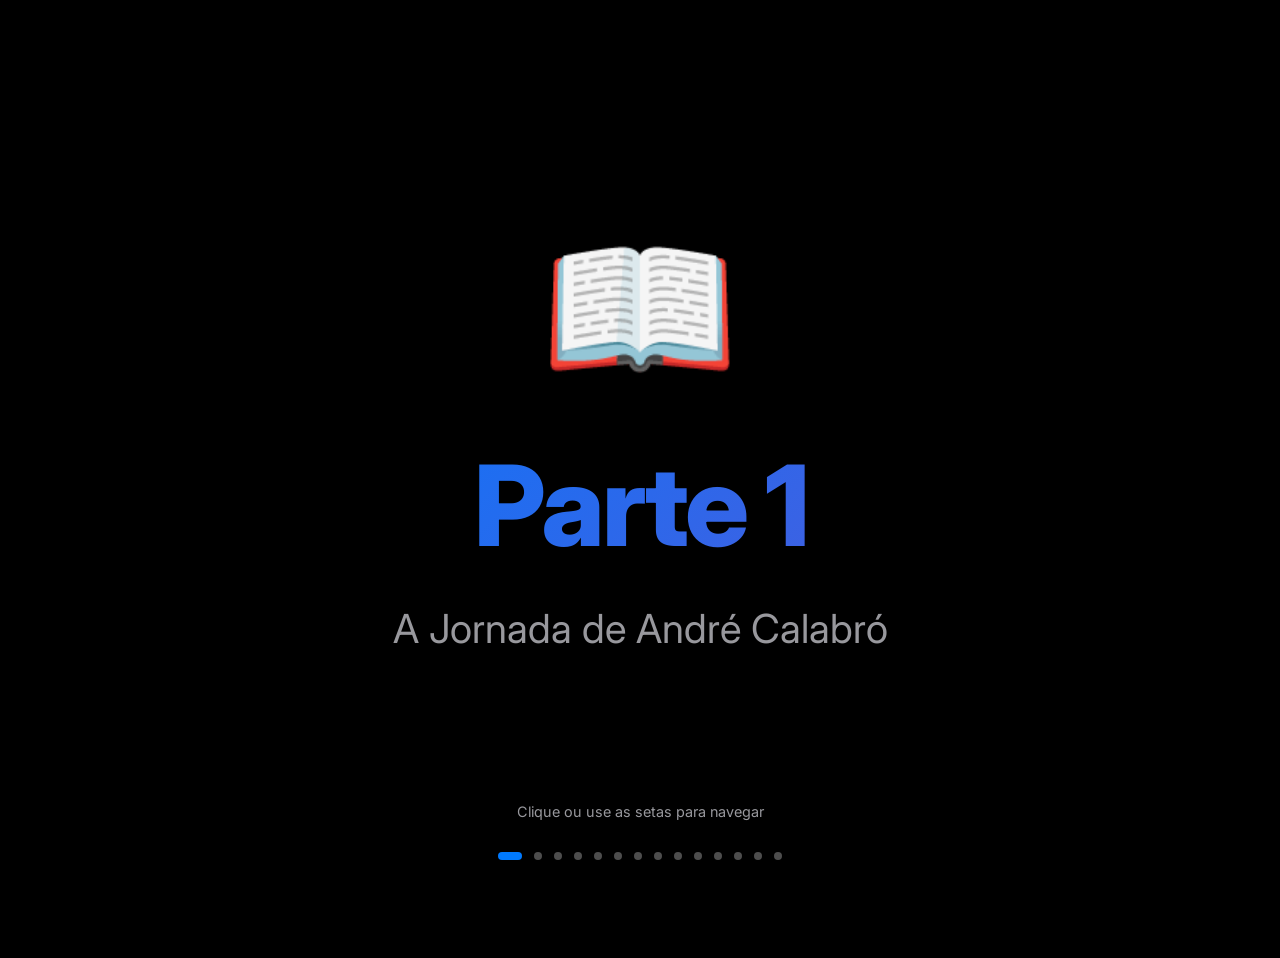
<file: parte1-historia-original.html>
<!DOCTYPE html>
<html lang="pt-BR">
<head>
    <meta charset="UTF-8">
    <meta name="viewport" content="width=device-width, initial-scale=1.0">
    <title>Parte 1: A Jornada de André Calabró</title>
    <style>
        @import url('https://fonts.googleapis.com/css2?family=Inter:wght@300;400;500;600;700;800;900&display=swap');
        
        * {
            margin: 0;
            padding: 0;
            box-sizing: border-box;
        }

        body {
            font-family: 'Inter', -apple-system, BlinkMacSystemFont, 'SF Pro Display', sans-serif;
            background: #000000;
            color: #FFFFFF;
            overflow: hidden;
            -webkit-font-smoothing: antialiased;
        }

        .slide {
            position: absolute;
            top: 0;
            left: 0;
            width: 100%;
            height: 100vh;
            display: flex;
            align-items: center;
            justify-content: center;
            opacity: 0;
            visibility: hidden;
            transition: opacity 0.8s cubic-bezier(0.4, 0, 0.2, 1);
            padding: 80px;
        }

        .slide.active {
            opacity: 1;
            visibility: visible;
            z-index: 1;
        }

        .slide-content {
            max-width: 1400px;
            width: 100%;
            text-align: center;
        }

        /* Navigation */
        .slide-indicator {
            position: fixed;
            bottom: 40px;
            left: 50%;
            transform: translateX(-50%);
            display: flex;
            gap: 12px;
            z-index: 100;
        }

        .dot {
            width: 8px;
            height: 8px;
            border-radius: 50%;
            background: rgba(255, 255, 255, 0.3);
            transition: all 0.3s ease;
            cursor: pointer;
        }

        .dot.active {
            background: #007AFF;
            width: 24px;
            border-radius: 4px;
        }

        .nav-hint {
            position: fixed;
            bottom: 80px;
            left: 50%;
            transform: translateX(-50%);
            color: #98989D;
            font-size: 0.9rem;
            z-index: 100;
        }

        /* Typography */
        h1 {
            font-size: 7rem;
            font-weight: 800;
            line-height: 1.1;
            letter-spacing: -3px;
            margin-bottom: 30px;
        }

        h2 {
            font-size: 5rem;
            font-weight: 700;
            line-height: 1.1;
            letter-spacing: -2px;
            margin-bottom: 40px;
        }

        h3 {
            font-size: 3.5rem;
            font-weight: 600;
            line-height: 1.2;
            letter-spacing: -1px;
            margin-bottom: 30px;
        }

        p {
            font-size: 1.8rem;
            line-height: 1.6;
            color: #98989D;
            max-width: 900px;
            margin: 0 auto 30px;
        }

        .subtitle {
            font-size: 2.5rem;
            color: #98989D;
            font-weight: 400;
        }

        .highlight {
            color: #007AFF;
            font-weight: 600;
        }

        /* Icon */
        .icon {
            font-size: 10rem;
            margin-bottom: 40px;
            display: inline-block;
            animation: float 3s ease-in-out infinite;
        }

        @keyframes float {
            0%, 100% { transform: translateY(0); }
            50% { transform: translateY(-20px); }
        }

        /* Gradient Text */
        .gradient-text {
            background: linear-gradient(135deg, #007AFF, #5856D6);
            -webkit-background-clip: text;
            -webkit-text-fill-color: transparent;
            background-clip: text;
        }

        /* Quote */
        .quote {
            font-size: 3rem;
            font-weight: 600;
            line-height: 1.4;
            color: #FFFFFF;
            max-width: 1000px;
            margin: 60px auto;
            padding: 60px;
            background: rgba(255, 255, 255, 0.05);
            backdrop-filter: blur(20px);
            border-radius: 24px;
            border-left: 6px solid #007AFF;
            text-align: left;
            position: relative;
        }

        .quote::before {
            content: '"';
            font-size: 8rem;
            position: absolute;
            top: 20px;
            left: 30px;
            color: #007AFF;
            opacity: 0.3;
        }

        .quote-author {
            font-size: 1.5rem;
            color: #98989D;
            margin-top: 30px;
            font-weight: 400;
        }

        /* Grid */
        .grid-2 {
            display: grid;
            grid-template-columns: 1fr 1fr;
            gap: 60px;
            margin-top: 60px;
        }

        .grid-3 {
            display: grid;
            grid-template-columns: repeat(3, 1fr);
            gap: 40px;
            margin-top: 60px;
        }

        .card {
            background: rgba(255, 255, 255, 0.05);
            backdrop-filter: blur(20px);
            border-radius: 24px;
            padding: 50px;
            border: 1px solid rgba(255, 255, 255, 0.1);
            text-align: center;
        }

        .card-icon {
            font-size: 4rem;
            margin-bottom: 25px;
            display: block;
        }

        .card h4 {
            font-size: 2rem;
            font-weight: 600;
            margin-bottom: 15px;
        }

        .card p {
            font-size: 1.3rem;
            line-height: 1.6;
            color: #98989D;
        }

        /* Big Number */
        .big-number {
            font-size: 8rem;
            font-weight: 900;
            background: linear-gradient(135deg, #007AFF, #5856D6);
            -webkit-background-clip: text;
            -webkit-text-fill-color: transparent;
            background-clip: text;
            margin: 40px 0;
        }

        /* Timeline Horizontal */
        .timeline-h {
            display: flex;
            justify-content: space-between;
            align-items: center;
            margin-top: 80px;
            position: relative;
            padding: 0 50px;
        }

        .timeline-h::before {
            content: '';
            position: absolute;
            top: 50%;
            left: 10%;
            right: 10%;
            height: 3px;
            background: linear-gradient(to right, #007AFF, #5856D6);
            transform: translateY(-50%);
        }

        .timeline-h-item {
            flex: 1;
            text-align: center;
            position: relative;
            z-index: 2;
        }

        .timeline-h-icon {
            width: 100px;
            height: 100px;
            background: linear-gradient(135deg, #007AFF, #5856D6);
            border-radius: 50%;
            display: flex;
            align-items: center;
            justify-content: center;
            font-size: 3rem;
            margin: 0 auto 25px;
            box-shadow: 0 10px 40px rgba(0, 122, 255, 0.4);
        }

        .timeline-h-item h4 {
            font-size: 1.6rem;
            font-weight: 600;
            margin-bottom: 10px;
        }

        .timeline-h-item p {
            font-size: 1.1rem;
            color: #98989D;
        }

        /* Responsive */
        @media (max-width: 1200px) {
            .slide { padding: 60px 40px; }
            h1 { font-size: 5rem; }
            h2 { font-size: 4rem; }
            h3 { font-size: 3rem; }
            .timeline-h { padding: 0 20px; }
        }

        @media (max-width: 768px) {
            .slide { padding: 40px 20px; }
            h1 { font-size: 3.5rem; }
            h2 { font-size: 2.8rem; }
            h3 { font-size: 2.2rem; }
            p { font-size: 1.3rem; }
            .subtitle { font-size: 1.8rem; }
            .icon { font-size: 6rem; margin-bottom: 30px; }
            .quote { font-size: 1.6rem; padding: 30px; }
            .quote::before { font-size: 5rem; top: 10px; left: 15px; }
            .quote-author { font-size: 1.2rem; }
            .grid-2, .grid-3 { grid-template-columns: 1fr; gap: 30px; }
            .card { padding: 35px; }
            .card-icon { font-size: 3rem; }
            .card h4 { font-size: 1.6rem; }
            .card p { font-size: 1.1rem; }
            .big-number { font-size: 5rem; }
            .timeline-h { flex-direction: column; gap: 40px; padding: 0; }
            .timeline-h::before { display: none; }
            .timeline-h-icon { width: 80px; height: 80px; font-size: 2.5rem; }
            .timeline-h-item h4 { font-size: 1.4rem; }
            .timeline-h-item p { font-size: 1rem; }
            .nav-hint { font-size: 0.8rem; bottom: 70px; }
        }

        @media (max-width: 480px) {
            .slide { padding: 30px 15px; }
            h1 { font-size: 2.5rem; letter-spacing: -1px; }
            h2 { font-size: 2rem; letter-spacing: -1px; }
            h3 { font-size: 1.8rem; }
            p { font-size: 1.1rem; }
            .subtitle { font-size: 1.4rem; }
            .icon { font-size: 5rem; }
            .quote { font-size: 1.3rem; padding: 25px; }
            .card { padding: 25px; }
            .card-icon { font-size: 2.5rem; }
            .card h4 { font-size: 1.4rem; }
            .card p { font-size: 1rem; }
            .dot { width: 6px; height: 6px; }
            .dot.active { width: 18px; }
        }

        /* Animations */
        .slide.active .slide-content > * {
            animation: slideInUp 0.8s cubic-bezier(0.4, 0, 0.2, 1) forwards;
        }

        @keyframes slideInUp {
            from {
                opacity: 0;
                transform: translateY(50px);
            }
            to {
                opacity: 1;
                transform: translateY(0);
            }
        }
    </style>
</head>
<body>
    <!-- Slide 1: Título -->
    <div class="slide active" data-slide="0">
        <div class="slide-content">
            <div class="icon">📖</div>
            <h1 class="gradient-text">Parte 1</h1>
            <p class="subtitle">A Jornada de André Calabró</p>
        </div>
    </div>

    <!-- Slide 2: A Chegada -->
    <div class="slide" data-slide="1">
        <div class="slide-content">
            <h2>A Chegada</h2>
            <p><span class="highlight">André Calabró</span> assume a liderança da área de cobrança do Banco Pan</p>
            <div class="icon" style="margin-top: 60px;">🚶</div>
            <p style="font-size: 2.2rem; color: #FFFFFF;">Um setor esquecido, com processos ultrapassados e baixo investimento</p>
        </div>
    </div>

    <!-- Slide 3: O Cenário Obsoleto -->
    <div class="slide" data-slide="2">
        <div class="slide-content">
            <h2>O Cenário Obsoleto</h2>
            <p>André encontra uma operação completamente defasada</p>
            <div class="grid-2">
                <div class="card">
                    <span class="card-icon">⏳</span>
                    <h4>Processos Manuais</h4>
                    <p>Tudo feito à mão, lento e ineficiente</p>
                </div>
                <div class="card">
                    <span class="card-icon">🗂️</span>
                    <h4>Sistemas Antigos</h4>
                    <p>Ferramentas pesadas e desconectadas</p>
                </div>
                <div class="card">
                    <span class="card-icon">😫</span>
                    <h4>Equipe Desmotivada</h4>
                    <p>Alto turnover e baixo engajamento</p>
                </div>
                <div class="card">
                    <span class="card-icon">📉</span>
                    <h4>Baixa Performance</h4>
                    <p>Resultados muito abaixo do potencial</p>
                </div>
            </div>
        </div>
    </div>

    <!-- Slide 4: Desenvolvimento de Squads -->
    <div class="slide" data-slide="3">
        <div class="slide-content">
            <h2>Desenvolvimento de Squads</h2>
            <p>André implementa <span class="highlight">equipes ágeis e autônomas</span> para evoluir a operação</p>
            <div class="grid-3">
                <div class="card">
                    <span class="card-icon">👥</span>
                    <h4>Equipes Multidisciplinares</h4>
                    <p>Times com autonomia para decisões rápidas</p>
                </div>
                <div class="card">
                    <span class="card-icon">⚡</span>
                    <h4>Metodologia Ágil</h4>
                    <p>Ciclos rápidos de desenvolvimento e testes</p>
                </div>
                <div class="card">
                    <span class="card-icon">🎯</span>
                    <h4>Foco em Resultados</h4>
                    <p>Métricas claras e acompanhamento contínuo</p>
                </div>
            </div>
        </div>
    </div>

    <!-- Slide 5: Abertura de APIs -->
    <div class="slide" data-slide="4">
        <div class="slide-content">
            <h2>Abertura de APIs</h2>
            <p>Integração tecnológica para <span class="highlight">conectar sistemas e automatizar fluxos</span></p>
            <div class="icon" style="margin-top: 60px;">🔌</div>
            <div class="grid-2" style="margin-top: 60px;">
                <div class="card">
                    <span class="card-icon">🔗</span>
                    <h4>Integração de Sistemas</h4>
                    <p>APIs conectando diferentes plataformas</p>
                </div>
                <div class="card">
                    <span class="card-icon">⚙️</span>
                    <h4>Automação de Fluxos</h4>
                    <p>Dados fluindo automaticamente entre sistemas</p>
                </div>
            </div>
        </div>
    </div>

    <!-- Slide 6: Visão Tecnológica no Time -->
    <div class="slide" data-slide="5">
        <div class="slide-content">
            <h2>Visão Tecnológica no Time</h2>
            <p>Capacitação e modernização da equipe</p>
            <div class="grid-3">
                <div class="card">
                    <span class="card-icon">🎓</span>
                    <h4>Capacitação</h4>
                    <p>Treinamentos em novas tecnologias e metodologias</p>
                </div>
                <div class="card">
                    <span class="card-icon">💡</span>
                    <h4>Cultura de Inovação</h4>
                    <p>Incentivo à experimentação e aprendizado</p>
                </div>
                <div class="card">
                    <span class="card-icon">🚀</span>
                    <h4>Mindset Digital</h4>
                    <p>Transformação da mentalidade da equipe</p>
                </div>
            </div>
        </div>
    </div>

    <!-- Slide 7: Implantação do Autoatendimento -->
    <div class="slide" data-slide="6">
        <div class="slide-content">
            <h2>Implantação do Autoatendimento</h2>
            <p>Clientes ganham <span class="highlight">autonomia para resolver questões</span> de forma rápida e digital</p>
            <div class="icon" style="margin-top: 60px;">📱</div>
            <div class="grid-2" style="margin-top: 60px;">
                <div class="card">
                    <span class="card-icon">🤖</span>
                    <h4>Chatbots Inteligentes</h4>
                    <p>Atendimento automatizado 24/7</p>
                </div>
                <div class="card">
                    <span class="card-icon">✅</span>
                    <h4>Resolução Rápida</h4>
                    <p>Clientes resolvem sem falar com operador</p>
                </div>
            </div>
        </div>
    </div>

    <!-- Slide 8: Automação Mínima -->
    <div class="slide" data-slide="7">
        <div class="slide-content">
            <h2>Automação Mínima</h2>
            <p>Processos básicos automatizados para <span class="highlight">liberar a equipe</span> para atividades estratégicas</p>
            <div class="timeline-h">
                <div class="timeline-h-item">
                    <div class="timeline-h-icon">📥</div>
                    <h4>Entrada de Dados</h4>
                    <p>Automática</p>
                </div>
                <div class="timeline-h-item">
                    <div class="timeline-h-icon">🔄</div>
                    <h4>Roteamento</h4>
                    <p>Inteligente</p>
                </div>
                <div class="timeline-h-item">
                    <div class="timeline-h-icon">📊</div>
                    <h4>Relatórios</h4>
                    <p>Automáticos</p>
                </div>
                <div class="timeline-h-item">
                    <div class="timeline-h-icon">✉️</div>
                    <h4>Comunicações</h4>
                    <p>Programadas</p>
                </div>
            </div>
        </div>
    </div>

    <!-- Slide 9: Resistência das Áreas -->
    <div class="slide" data-slide="8">
        <div class="slide-content">
            <h2>Resistência das Áreas</h2>
            <p>A transformação encontra <span class="highlight">obstáculos internos</span></p>
            <div class="icon" style="margin-top: 60px;">⚠️</div>
            <div class="grid-2" style="margin-top: 60px;">
                <div class="card">
                    <span class="card-icon">🚧</span>
                    <h4>Conflitos Internos</h4>
                    <p>Outras áreas resistem às mudanças propostas</p>
                </div>
                <div class="card">
                    <span class="card-icon">🤝</span>
                    <h4>Necessidade de Alinhamento</h4>
                    <p>Desafio de engajar stakeholders</p>
                </div>
            </div>
        </div>
    </div>

    <!-- Slide 10: Quebra da Resistência -->
    <div class="slide" data-slide="9">
        <div class="slide-content">
            <h2>Quebra da Resistência</h2>
            <p>Com <span class="highlight">resultados concretos</span>, a resistência é superada</p>
            <div class="grid-3">
                <div class="card">
                    <span class="card-icon">📈</span>
                    <h4>Resultados Tangíveis</h4>
                    <p>Performance em alta comprova a estratégia</p>
                </div>
                <div class="card">
                    <span class="card-icon">🏆</span>
                    <h4>Conquista de Aliados</h4>
                    <p>Outras áreas começam a apoiar</p>
                </div>
                <div class="card">
                    <span class="card-icon">✨</span>
                    <h4>Continuidade</h4>
                    <p>Transformação ganha momentum</p>
                </div>
            </div>
        </div>
    </div>

    <!-- Slide 11: A Visão Não Concretizada -->
    <div class="slide" data-slide="10">
        <div class="slide-content">
            <h2>A Visão Não Concretizada</h2>
            <p>André tinha um <span class="highlight">terceiro objetivo</span> em mente</p>
            <div class="quote">
                Integrar tudo isso e levar para as empresas de cobrança parceiras, criando um ecossistema completo.
                <div class="quote-author">— A visão que ficou pendente</div>
            </div>
        </div>
    </div>

    <!-- Slide 12: A Saída -->
    <div class="slide" data-slide="11">
        <div class="slide-content">
            <h2>A Saída</h2>
            <p>Antes de concretizar essa visão, <span class="highlight">André Calabró deixa o Banco Pan</span></p>
            <div class="icon" style="margin-top: 60px;">👋</div>
            <p style="margin-top: 60px; font-size: 2.2rem; color: #FFFFFF;">A transformação estava em andamento, mas incompleta</p>
        </div>
    </div>

    <!-- Slide 13: O Legado -->
    <div class="slide" data-slide="12">
        <div class="slide-content">
            <h2>O Legado</h2>
            <p>André deixou uma <span class="highlight">base sólida</span> para a continuação</p>
            <div class="grid-2">
                <div class="card">
                    <span class="card-icon">👥</span>
                    <h4>Squads Funcionando</h4>
                    <p>Equipes ágeis operando com eficiência</p>
                </div>
                <div class="card">
                    <span class="card-icon">🔌</span>
                    <h4>APIs Rodando</h4>
                    <p>Integração tecnológica estabelecida</p>
                </div>
                <div class="card">
                    <span class="card-icon">📱</span>
                    <h4>Autoatendimento Ativo</h4>
                    <p>Clientes com autonomia digital</p>
                </div>
                <div class="card">
                    <span class="card-icon">⚙️</span>
                    <h4>Automação Básica</h4>
                    <p>Processos essenciais automatizados</p>
                </div>
            </div>
        </div>
    </div>

    <!-- Slide 14: Continua -->
    <div class="slide" data-slide="13">
        <div class="slide-content">
            <div class="icon">✨</div>
            <h2>A História Continua</h2>
            <p><span class="highlight">Luciano</span> permanece no banco e assume a continuidade da transformação</p>
            <p style="margin-top: 40px; font-size: 2.2rem; color: #FFFFFF;">O que acontecerá a seguir?</p>
            <p style="margin-top: 60px; font-size: 1.8rem; color: #98989D;">Parte 2: A Busca pela Solução</p>
        </div>
    </div>

    <!-- Navigation -->
    <div class="slide-indicator"></div>
    <div class="nav-hint">Clique ou use as setas para navegar</div>

    <script>
        let currentSlide = 0;
        const slides = document.querySelectorAll('.slide');
        const totalSlides = slides.length;
        const indicator = document.querySelector('.slide-indicator');

        // Create dots
        for (let i = 0; i < totalSlides; i++) {
            const dot = document.createElement('div');
            dot.className = 'dot';
            if (i === 0) dot.classList.add('active');
            indicator.appendChild(dot);
        }

        const dots = document.querySelectorAll('.dot');

        function goToSlide(n) {
            slides[currentSlide].classList.remove('active');
            dots[currentSlide].classList.remove('active');
            
            currentSlide = (n + totalSlides) % totalSlides;
            
            slides[currentSlide].classList.add('active');
            dots[currentSlide].classList.add('active');
        }

        function nextSlide() {
            goToSlide(currentSlide + 1);
        }

        function prevSlide() {
            goToSlide(currentSlide - 1);
        }

        // Click to advance
        document.addEventListener('click', (e) => {
            if (!e.target.closest('a') && !e.target.closest('.dot')) {
                nextSlide();
            }
        });

        // Keyboard navigation
        document.addEventListener('keydown', (e) => {
            if (e.key === 'ArrowRight' || e.key === ' ') {
                e.preventDefault();
                nextSlide();
            } else if (e.key === 'ArrowLeft') {
                e.preventDefault();
                prevSlide();
            }
        });

        // Dot navigation
        dots.forEach((dot, index) => {
            dot.addEventListener('click', (e) => {
                e.stopPropagation();
                goToSlide(index);
            });
        });
    </script>
</body>
</html>
</file>
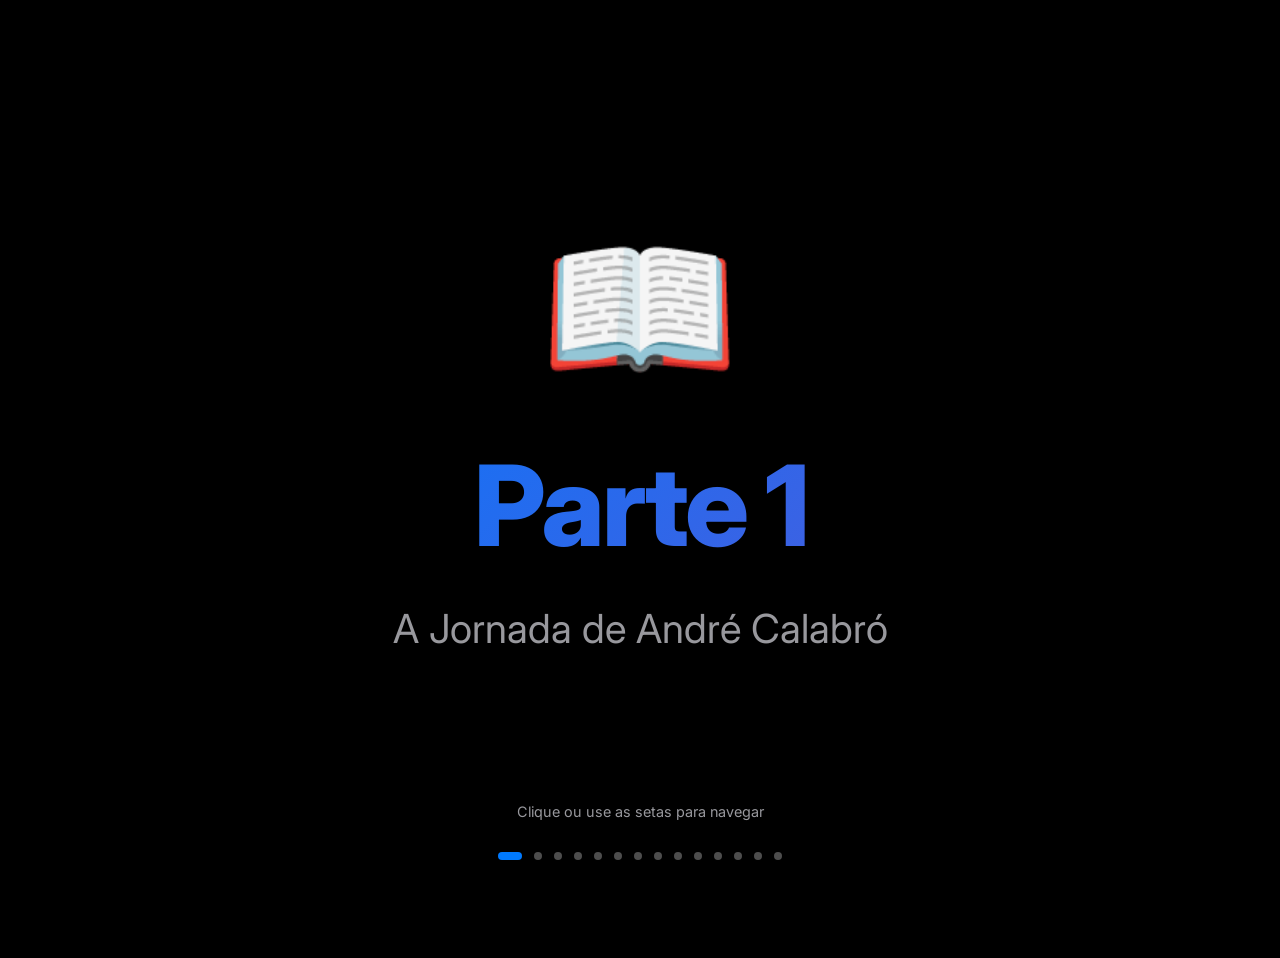
<file: parte1-historia.html>
<!DOCTYPE html>
<html lang="pt-BR">
<head>
    <meta charset="UTF-8">
    <meta name="viewport" content="width=device-width, initial-scale=1.0">
    <title>Parte 1: A Jornada de André Calabró</title>
    <style>
        @import url('https://fonts.googleapis.com/css2?family=Inter:wght@300;400;500;600;700;800;900&display=swap');
        
        * {
            margin: 0;
            padding: 0;
            box-sizing: border-box;
        }

        body {
            font-family: 'Inter', -apple-system, BlinkMacSystemFont, 'SF Pro Display', sans-serif;
            background: #000000;
            color: #FFFFFF;
            overflow: hidden;
            -webkit-font-smoothing: antialiased;
        }

        .slide {
            position: absolute;
            top: 0;
            left: 0;
            width: 100%;
            height: 100vh;
            display: flex;
            align-items: center;
            justify-content: center;
            opacity: 0;
            visibility: hidden;
            transition: opacity 0.8s cubic-bezier(0.4, 0, 0.2, 1);
            padding: 80px;
        }

        .slide.active {
            opacity: 1;
            visibility: visible;
            z-index: 1;
        }

        .slide-content {
            max-width: 1400px;
            width: 100%;
            text-align: center;
        }

        /* Navigation */
        .slide-indicator {
            position: fixed;
            bottom: 40px;
            left: 50%;
            transform: translateX(-50%);
            display: flex;
            gap: 12px;
            z-index: 100;
        }

        .dot {
            width: 8px;
            height: 8px;
            border-radius: 50%;
            background: rgba(255, 255, 255, 0.3);
            transition: all 0.3s ease;
            cursor: pointer;
        }

        .dot.active {
            background: #007AFF;
            width: 24px;
            border-radius: 4px;
        }

        .nav-hint {
            position: fixed;
            bottom: 80px;
            left: 50%;
            transform: translateX(-50%);
            color: #98989D;
            font-size: 0.9rem;
            z-index: 100;
        }

        /* Typography */
        h1 {
            font-size: 7rem;
            font-weight: 800;
            line-height: 1.1;
            letter-spacing: -3px;
            margin-bottom: 30px;
        }

        h2 {
            font-size: 5rem;
            font-weight: 700;
            line-height: 1.1;
            letter-spacing: -2px;
            margin-bottom: 40px;
        }

        h3 {
            font-size: 3.5rem;
            font-weight: 600;
            line-height: 1.2;
            letter-spacing: -1px;
            margin-bottom: 30px;
        }

        p {
            font-size: 1.8rem;
            line-height: 1.6;
            color: #98989D;
            max-width: 900px;
            margin: 0 auto 30px;
        }

        .subtitle {
            font-size: 2.5rem;
            color: #98989D;
            font-weight: 400;
        }

        .highlight {
            color: #007AFF;
            font-weight: 600;
        }

        /* Icon */
        .icon {
            font-size: 10rem;
            margin-bottom: 40px;
            display: inline-block;
            animation: float 3s ease-in-out infinite;
        }

        @keyframes float {
            0%, 100% { transform: translateY(0); }
            50% { transform: translateY(-20px); }
        }

        /* Gradient Text */
        .gradient-text {
            background: linear-gradient(135deg, #007AFF, #5856D6);
            -webkit-background-clip: text;
            -webkit-text-fill-color: transparent;
            background-clip: text;
        }

        /* Quote */
        .quote {
            font-size: 3rem;
            font-weight: 600;
            line-height: 1.4;
            color: #FFFFFF;
            max-width: 1000px;
            margin: 60px auto;
            padding: 60px;
            background: rgba(255, 255, 255, 0.05);
            backdrop-filter: blur(20px);
            border-radius: 24px;
            border-left: 6px solid #007AFF;
            text-align: left;
            position: relative;
        }

        .quote::before {
            content: '"';
            font-size: 8rem;
            position: absolute;
            top: 20px;
            left: 30px;
            color: #007AFF;
            opacity: 0.3;
        }

        .quote-author {
            font-size: 1.5rem;
            color: #98989D;
            margin-top: 30px;
            font-weight: 400;
        }

        /* Grid */
        .grid-2 {
            display: grid;
            grid-template-columns: 1fr 1fr;
            gap: 60px;
            margin-top: 60px;
        }

        .grid-3 {
            display: grid;
            grid-template-columns: repeat(3, 1fr);
            gap: 40px;
            margin-top: 60px;
        }

        .card {
            background: rgba(255, 255, 255, 0.05);
            backdrop-filter: blur(20px);
            border-radius: 24px;
            padding: 50px;
            border: 1px solid rgba(255, 255, 255, 0.1);
            text-align: center;
        }

        .card-icon {
            font-size: 4rem;
            margin-bottom: 25px;
            display: block;
        }

        .card h4 {
            font-size: 2rem;
            font-weight: 600;
            margin-bottom: 15px;
        }

        .card p {
            font-size: 1.3rem;
            line-height: 1.6;
            color: #98989D;
        }

        /* Big Number */
        .big-number {
            font-size: 8rem;
            font-weight: 900;
            background: linear-gradient(135deg, #007AFF, #5856D6);
            -webkit-background-clip: text;
            -webkit-text-fill-color: transparent;
            background-clip: text;
            margin: 40px 0;
        }

        /* Timeline Horizontal */
        .timeline-h {
            display: flex;
            justify-content: space-between;
            align-items: center;
            margin-top: 80px;
            position: relative;
            padding: 0 50px;
        }

        .timeline-h::before {
            content: '';
            position: absolute;
            top: 50%;
            left: 10%;
            right: 10%;
            height: 3px;
            background: linear-gradient(to right, #007AFF, #5856D6);
            transform: translateY(-50%);
        }

        .timeline-h-item {
            flex: 1;
            text-align: center;
            position: relative;
            z-index: 2;
        }

        .timeline-h-icon {
            width: 100px;
            height: 100px;
            background: linear-gradient(135deg, #007AFF, #5856D6);
            border-radius: 50%;
            display: flex;
            align-items: center;
            justify-content: center;
            font-size: 3rem;
            margin: 0 auto 25px;
            box-shadow: 0 10px 40px rgba(0, 122, 255, 0.4);
        }

        .timeline-h-item h4 {
            font-size: 1.6rem;
            font-weight: 600;
            margin-bottom: 10px;
        }

        .timeline-h-item p {
            font-size: 1.1rem;
            color: #98989D;
        }

        /* Responsive */
        @media (max-width: 1200px) {
            .slide { padding: 60px 40px; }
            h1 { font-size: 5rem; }
            h2 { font-size: 4rem; }
            h3 { font-size: 3rem; }
            .timeline-h { padding: 0 20px; }
        }

        @media (max-width: 768px) {
            .slide { padding: 40px 20px; }
            h1 { font-size: 3.5rem; }
            h2 { font-size: 2.8rem; }
            h3 { font-size: 2.2rem; }
            p { font-size: 1.3rem; }
            .subtitle { font-size: 1.8rem; }
            .icon { font-size: 6rem; margin-bottom: 30px; }
            .quote { font-size: 1.6rem; padding: 30px; }
            .quote::before { font-size: 5rem; top: 10px; left: 15px; }
            .quote-author { font-size: 1.2rem; }
            .grid-2, .grid-3 { grid-template-columns: 1fr; gap: 30px; }
            .card { padding: 35px; }
            .card-icon { font-size: 3rem; }
            .card h4 { font-size: 1.6rem; }
            .card p { font-size: 1.1rem; }
            .big-number { font-size: 5rem; }
            .timeline-h { flex-direction: column; gap: 40px; padding: 0; }
            .timeline-h::before { display: none; }
            .timeline-h-icon { width: 80px; height: 80px; font-size: 2.5rem; }
            .timeline-h-item h4 { font-size: 1.4rem; }
            .timeline-h-item p { font-size: 1rem; }
            .nav-hint { font-size: 0.8rem; bottom: 70px; }
        }

        @media (max-width: 480px) {
            .slide { padding: 30px 15px; }
            h1 { font-size: 2.5rem; letter-spacing: -1px; }
            h2 { font-size: 2rem; letter-spacing: -1px; }
            h3 { font-size: 1.8rem; }
            p { font-size: 1.1rem; }
            .subtitle { font-size: 1.4rem; }
            .icon { font-size: 5rem; }
            .quote { font-size: 1.3rem; padding: 25px; }
            .card { padding: 25px; }
            .card-icon { font-size: 2.5rem; }
            .card h4 { font-size: 1.4rem; }
            .card p { font-size: 1rem; }
            .dot { width: 6px; height: 6px; }
            .dot.active { width: 18px; }
        }

        /* Animations */
        .slide.active .slide-content > * {
            animation: slideInUp 0.8s cubic-bezier(0.4, 0, 0.2, 1) forwards;
        }

        @keyframes slideInUp {
            from {
                opacity: 0;
                transform: translateY(50px);
            }
            to {
                opacity: 1;
                transform: translateY(0);
            }
        }
    </style>
</head>
<body>
    <!-- Slide 1: Título -->
    <div class="slide active" data-slide="0">
        <div class="slide-content">
            <div class="icon">📖</div>
            <h1 class="gradient-text">Parte 1</h1>
            <p class="subtitle">A Jornada de André Calabró</p>
        </div>
    </div>

    <!-- Slide 2: A Chegada -->
    <div class="slide" data-slide="1">
        <div class="slide-content">
            <h2>A Chegada</h2>
            <p><span class="highlight">André Calabró</span> assume a liderança da área de cobrança do Banco Pan</p>
            <div class="icon" style="margin-top: 60px;">🚶</div>
            <p style="font-size: 2.2rem; color: #FFFFFF;">Um setor esquecido, com processos ultrapassados e baixo investimento</p>
        </div>
    </div>

    <!-- Slide 3: O Cenário Obsoleto -->
    <div class="slide" data-slide="2">
        <div class="slide-content">
            <h2>O Cenário Obsoleto</h2>
            <p>André encontra uma operação completamente defasada</p>
            <div class="grid-2">
                <div class="card">
                    <span class="card-icon">⏳</span>
                    <h4>Processos Manuais</h4>
                    <p>Tudo feito à mão, lento e ineficiente</p>
                </div>
                <div class="card">
                    <span class="card-icon">🗂️</span>
                    <h4>Sistemas Antigos</h4>
                    <p>Ferramentas pesadas e desconectadas</p>
                </div>
                <div class="card">
                    <span class="card-icon">😫</span>
                    <h4>Equipe Desmotivada</h4>
                    <p>Alto turnover e baixo engajamento</p>
                </div>
                <div class="card">
                    <span class="card-icon">📉</span>
                    <h4>Baixa Performance</h4>
                    <p>Resultados muito abaixo do potencial</p>
                </div>
            </div>
        </div>
    </div>

    <!-- Slide 4: Desenvolvimento de Squads -->
    <div class="slide" data-slide="3">
        <div class="slide-content">
            <h2>Desenvolvimento de Squads</h2>
            <p>André implementa <span class="highlight">equipes ágeis e autônomas</span> para evoluir a operação</p>
            <div class="grid-3">
                <div class="card">
                    <span class="card-icon">👥</span>
                    <h4>Equipes Multidisciplinares</h4>
                    <p>Times com autonomia para decisões rápidas</p>
                </div>
                <div class="card">
                    <span class="card-icon">⚡</span>
                    <h4>Metodologia Ágil</h4>
                    <p>Ciclos rápidos de desenvolvimento e testes</p>
                </div>
                <div class="card">
                    <span class="card-icon">🎯</span>
                    <h4>Foco em Resultados</h4>
                    <p>Métricas claras e acompanhamento contínuo</p>
                </div>
            </div>
        </div>
    </div>

    <!-- Slide 5: Abertura de APIs -->
    <div class="slide" data-slide="4">
        <div class="slide-content">
            <h2>Abertura de APIs</h2>
            <p>Integração tecnológica para <span class="highlight">conectar sistemas e automatizar fluxos</span></p>
            <div class="icon" style="margin-top: 60px;">🔌</div>
            <div class="grid-2" style="margin-top: 60px;">
                <div class="card">
                    <span class="card-icon">🔗</span>
                    <h4>Integração de Sistemas</h4>
                    <p>APIs conectando diferentes plataformas</p>
                </div>
                <div class="card">
                    <span class="card-icon">⚙️</span>
                    <h4>Automação de Fluxos</h4>
                    <p>Dados fluindo automaticamente entre sistemas</p>
                </div>
            </div>
        </div>
    </div>

    <!-- Slide 6: Visão Tecnológica no Time -->
    <div class="slide" data-slide="5">
        <div class="slide-content">
            <h2>Visão Tecnológica no Time</h2>
            <p>Capacitação e modernização da equipe</p>
            <div class="grid-3">
                <div class="card">
                    <span class="card-icon">🎓</span>
                    <h4>Capacitação</h4>
                    <p>Treinamentos em novas tecnologias e metodologias</p>
                </div>
                <div class="card">
                    <span class="card-icon">💡</span>
                    <h4>Cultura de Inovação</h4>
                    <p>Incentivo à experimentação e aprendizado</p>
                </div>
                <div class="card">
                    <span class="card-icon">🚀</span>
                    <h4>Mindset Digital</h4>
                    <p>Transformação da mentalidade da equipe</p>
                </div>
            </div>
        </div>
    </div>

    <!-- Slide 7: Implantação do Autoatendimento -->
    <div class="slide" data-slide="6">
        <div class="slide-content">
            <h2>Implantação do Autoatendimento</h2>
            <p>Clientes ganham <span class="highlight">autonomia para resolver questões</span> de forma rápida e digital</p>
            <div class="icon" style="margin-top: 60px;">📱</div>
            <div class="grid-2" style="margin-top: 60px;">
                <div class="card">
                    <span class="card-icon">🤖</span>
                    <h4>Chatbots Inteligentes</h4>
                    <p>Atendimento automatizado 24/7</p>
                </div>
                <div class="card">
                    <span class="card-icon">✅</span>
                    <h4>Resolução Rápida</h4>
                    <p>Clientes resolvem sem falar com operador</p>
                </div>
            </div>
        </div>
    </div>

    <!-- Slide 8: Automação Mínima -->
    <div class="slide" data-slide="7">
        <div class="slide-content">
            <h2>Automação Mínima</h2>
            <p>Processos básicos automatizados para <span class="highlight">liberar a equipe</span> para atividades estratégicas</p>
            <div class="timeline-h">
                <div class="timeline-h-item">
                    <div class="timeline-h-icon">📥</div>
                    <h4>Entrada de Dados</h4>
                    <p>Automática</p>
                </div>
                <div class="timeline-h-item">
                    <div class="timeline-h-icon">🔄</div>
                    <h4>Roteamento</h4>
                    <p>Inteligente</p>
                </div>
                <div class="timeline-h-item">
                    <div class="timeline-h-icon">📊</div>
                    <h4>Relatórios</h4>
                    <p>Automáticos</p>
                </div>
                <div class="timeline-h-item">
                    <div class="timeline-h-icon">✉️</div>
                    <h4>Comunicações</h4>
                    <p>Programadas</p>
                </div>
            </div>
        </div>
    </div>

    <!-- Slide 9: Resistência das Áreas -->
    <div class="slide" data-slide="8">
        <div class="slide-content">
            <h2>Resistência das Áreas</h2>
            <p>A transformação encontra <span class="highlight">obstáculos internos</span></p>
            <div class="icon" style="margin-top: 60px;">⚠️</div>
            <div class="grid-2" style="margin-top: 60px;">
                <div class="card">
                    <span class="card-icon">🚧</span>
                    <h4>Conflitos Internos</h4>
                    <p>Outras áreas resistem às mudanças propostas</p>
                </div>
                <div class="card">
                    <span class="card-icon">🤝</span>
                    <h4>Necessidade de Alinhamento</h4>
                    <p>Desafio de engajar stakeholders</p>
                </div>
            </div>
        </div>
    </div>

    <!-- Slide 10: Quebra da Resistência -->
    <div class="slide" data-slide="9">
        <div class="slide-content">
            <h2>Quebra da Resistência</h2>
            <p>Com <span class="highlight">resultados concretos</span>, a resistência é superada</p>
            <div class="grid-3">
                <div class="card">
                    <span class="card-icon">📈</span>
                    <h4>Resultados Tangíveis</h4>
                    <p>Performance em alta comprova a estratégia</p>
                </div>
                <div class="card">
                    <span class="card-icon">🏆</span>
                    <h4>Conquista de Aliados</h4>
                    <p>Outras áreas começam a apoiar</p>
                </div>
                <div class="card">
                    <span class="card-icon">✨</span>
                    <h4>Continuidade</h4>
                    <p>Transformação ganha momentum</p>
                </div>
            </div>
        </div>
    </div>

    <!-- Slide 11: A Visão Não Concretizada -->
    <div class="slide" data-slide="10">
        <div class="slide-content">
            <h2>A Visão Não Concretizada</h2>
            <p>André tinha um <span class="highlight">terceiro objetivo</span> em mente</p>
            <div class="quote">
                Integrar tudo isso e levar para as empresas de cobrança parceiras, criando um ecossistema completo.
                <div class="quote-author">— A visão que ficou pendente</div>
            </div>
        </div>
    </div>

    <!-- Slide 12: A Saída -->
    <div class="slide" data-slide="11">
        <div class="slide-content">
            <h2>A Saída</h2>
            <p>Antes de concretizar essa visão, <span class="highlight">André Calabró deixa o Banco Pan</span></p>
            <div class="icon" style="margin-top: 60px;">👋</div>
            <p style="margin-top: 60px; font-size: 2.2rem; color: #FFFFFF;">A transformação estava em andamento, mas incompleta</p>
        </div>
    </div>

    <!-- Slide 13: O Legado -->
    <div class="slide" data-slide="12">
        <div class="slide-content">
            <h2>O Legado</h2>
            <p>André deixou uma <span class="highlight">base sólida</span> para a continuação</p>
            <div class="grid-2">
                <div class="card">
                    <span class="card-icon">👥</span>
                    <h4>Squads Funcionando</h4>
                    <p>Equipes ágeis operando com eficiência</p>
                </div>
                <div class="card">
                    <span class="card-icon">🔌</span>
                    <h4>APIs Rodando</h4>
                    <p>Integração tecnológica estabelecida</p>
                </div>
                <div class="card">
                    <span class="card-icon">📱</span>
                    <h4>Autoatendimento Ativo</h4>
                    <p>Clientes com autonomia digital</p>
                </div>
                <div class="card">
                    <span class="card-icon">⚙️</span>
                    <h4>Automação Básica</h4>
                    <p>Processos essenciais automatizados</p>
                </div>
            </div>
        </div>
    </div>

    <!-- Slide 14: Continua -->
    <div class="slide" data-slide="13">
        <div class="slide-content">
            <div class="icon">✨</div>
            <h2>A História Continua</h2>
            <p><span class="highlight">Luciano</span> permanece no banco e assume a continuidade da transformação</p>
            <p style="margin-top: 40px; font-size: 2.2rem; color: #FFFFFF;">O que acontecerá a seguir?</p>
            <p style="margin-top: 60px; font-size: 1.8rem; color: #98989D;">Parte 2: A Busca pela Solução</p>
        </div>
    </div>

    <!-- Navigation -->
    <div class="slide-indicator"></div>
    <div class="nav-hint">Clique ou use as setas para navegar</div>

    <script>
        let currentSlide = 0;
        const slides = document.querySelectorAll('.slide');
        const totalSlides = slides.length;
        const indicator = document.querySelector('.slide-indicator');

        // Create dots
        for (let i = 0; i < totalSlides; i++) {
            const dot = document.createElement('div');
            dot.className = 'dot';
            if (i === 0) dot.classList.add('active');
            indicator.appendChild(dot);
        }

        const dots = document.querySelectorAll('.dot');

        function goToSlide(n) {
            slides[currentSlide].classList.remove('active');
            dots[currentSlide].classList.remove('active');
            
            // Limitar navegação sem loop
            if (n < 0) {
                currentSlide = 0;
            } else if (n >= totalSlides) {
                currentSlide = totalSlides - 1;
            } else {
                currentSlide = n;
            }
            
            slides[currentSlide].classList.add('active');
            dots[currentSlide].classList.add('active');
            
            // Notify parent window of slide change
            if (window.parent !== window) {
                window.parent.postMessage({
                    type: 'slide-changed',
                    part: 1,
                    slide: currentSlide
                }, '*');
            }
        }

        function nextSlide() {
            goToSlide(currentSlide + 1);
        }

        function prevSlide() {
            goToSlide(currentSlide - 1);
        }

        // Click to advance
        document.addEventListener('click', (e) => {
            if (!e.target.closest('a') && !e.target.closest('.dot')) {
                nextSlide();
            }
        });

        // Keyboard navigation
        document.addEventListener('keydown', (e) => {
            if (e.key === 'ArrowRight' || e.key === ' ') {
                e.preventDefault();
                nextSlide();
            } else if (e.key === 'ArrowLeft') {
                e.preventDefault();
                prevSlide();
            }
        });

        // Dot navigation
        dots.forEach((dot, index) => {
            dot.addEventListener('click', (e) => {
                e.stopPropagation();
                goToSlide(index);
            });
        });
    </script>

    </body>
</html>
</file>
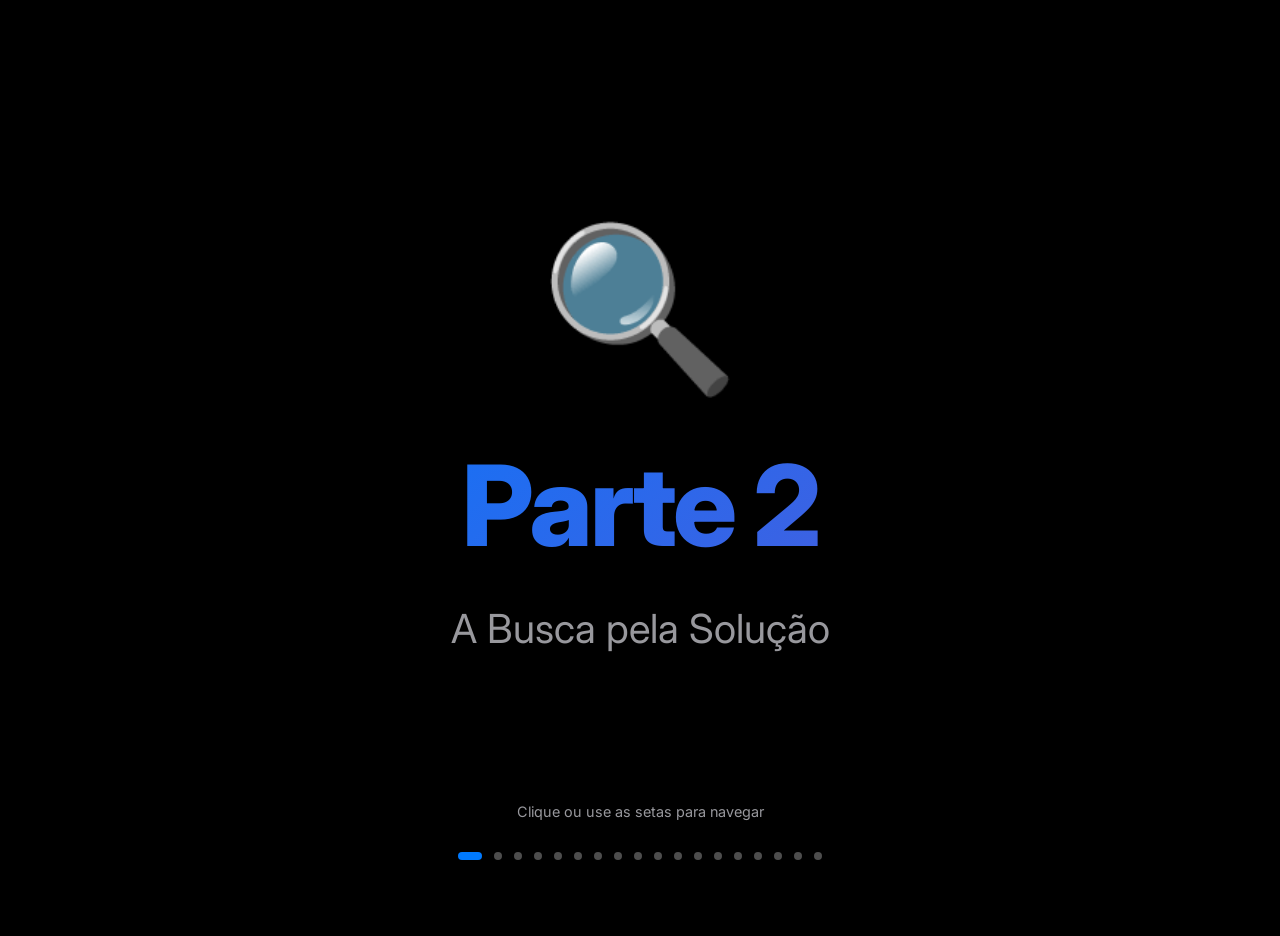
<file: parte2-solucao.html>
<!DOCTYPE html>
<html lang="pt-BR">
<head>
    <meta charset="UTF-8">
    <meta name="viewport" content="width=device-width, initial-scale=1.0">
    <title>Parte 2: A Busca pela Solução</title>
    <style>
        @import url('https://fonts.googleapis.com/css2?family=Inter:wght@300;400;500;600;700;800;900&display=swap');
        
        * {
            margin: 0;
            padding: 0;
            box-sizing: border-box;
        }

        body {
            font-family: 'Inter', -apple-system, BlinkMacSystemFont, 'SF Pro Display', sans-serif;
            background: #000000;
            color: #FFFFFF;
            overflow: hidden;
            -webkit-font-smoothing: antialiased;
        }

        .slide {
            position: absolute;
            top: 0;
            left: 0;
            width: 100%;
            height: 100vh;
            display: flex;
            align-items: center;
            justify-content: center;
            opacity: 0;
            visibility: hidden;
            transition: opacity 0.8s cubic-bezier(0.4, 0, 0.2, 1);
            padding: 80px;
        }

        .slide.active {
            opacity: 1;
            visibility: visible;
            z-index: 1;
        }

        .slide-content {
            max-width: 1400px;
            width: 100%;
            text-align: center;
        }

        /* Navigation */
        .slide-indicator {
            position: fixed;
            bottom: 40px;
            left: 50%;
            transform: translateX(-50%);
            display: flex;
            gap: 12px;
            z-index: 100;
        }

        .dot {
            width: 8px;
            height: 8px;
            border-radius: 50%;
            background: rgba(255, 255, 255, 0.3);
            transition: all 0.3s ease;
            cursor: pointer;
        }

        .dot.active {
            background: #007AFF;
            width: 24px;
            border-radius: 4px;
        }

        .nav-hint {
            position: fixed;
            bottom: 80px;
            left: 50%;
            transform: translateX(-50%);
            color: #98989D;
            font-size: 0.9rem;
            z-index: 100;
        }

        /* Typography */
        h1 {
            font-size: 7rem;
            font-weight: 800;
            line-height: 1.1;
            letter-spacing: -3px;
            margin-bottom: 30px;
        }

        h2 {
            font-size: 5rem;
            font-weight: 700;
            line-height: 1.1;
            letter-spacing: -2px;
            margin-bottom: 40px;
        }

        h3 {
            font-size: 3.5rem;
            font-weight: 600;
            line-height: 1.2;
            letter-spacing: -1px;
            margin-bottom: 30px;
        }

        p {
            font-size: 1.8rem;
            line-height: 1.6;
            color: #98989D;
            max-width: 900px;
            margin: 0 auto 30px;
        }

        .subtitle {
            font-size: 2.5rem;
            color: #98989D;
            font-weight: 400;
        }

        .highlight {
            color: #007AFF;
            font-weight: 600;
        }

        .warning {
            color: #FF9500;
            font-weight: 600;
        }

        .danger {
            color: #FF3B30;
            font-weight: 600;
        }

        .success {
            color: #34C759;
            font-weight: 600;
        }

        /* Icon */
        .icon {
            font-size: 10rem;
            margin-bottom: 40px;
            display: inline-block;
            animation: float 3s ease-in-out infinite;
        }

        @keyframes float {
            0%, 100% { transform: translateY(0); }
            50% { transform: translateY(-20px); }
        }

        /* Gradient Text */
        .gradient-text {
            background: linear-gradient(135deg, #007AFF, #5856D6);
            -webkit-background-clip: text;
            -webkit-text-fill-color: transparent;
            background-clip: text;
        }

        /* Quote */
        .quote {
            font-size: 3rem;
            font-weight: 600;
            line-height: 1.4;
            color: #FFFFFF;
            max-width: 1000px;
            margin: 60px auto;
            padding: 60px;
            background: rgba(255, 255, 255, 0.05);
            backdrop-filter: blur(20px);
            border-radius: 24px;
            border-left: 6px solid #007AFF;
            text-align: left;
            position: relative;
        }

        .quote::before {
            content: '"';
            font-size: 8rem;
            position: absolute;
            top: 20px;
            left: 30px;
            color: #007AFF;
            opacity: 0.3;
        }

        .quote-author {
            font-size: 1.5rem;
            color: #98989D;
            margin-top: 30px;
            font-weight: 400;
        }

        /* Grid */
        .grid-2 {
            display: grid;
            grid-template-columns: 1fr 1fr;
            gap: 60px;
            margin-top: 60px;
        }

        .grid-3 {
            display: grid;
            grid-template-columns: repeat(3, 1fr);
            gap: 40px;
            margin-top: 60px;
        }

        .card {
            background: rgba(255, 255, 255, 0.05);
            backdrop-filter: blur(20px);
            border-radius: 24px;
            padding: 50px;
            border: 1px solid rgba(255, 255, 255, 0.1);
            text-align: center;
        }

        .card.success {
            border-color: #34C759;
        }

        .card.warning {
            border-color: #FF9500;
        }

        .card.danger {
            border-color: #FF3B30;
        }

        .card-icon {
            font-size: 4rem;
            margin-bottom: 25px;
            display: block;
        }

        .card h4 {
            font-size: 2rem;
            font-weight: 600;
            margin-bottom: 15px;
        }

        .card p {
            font-size: 1.3rem;
            line-height: 1.6;
            color: #98989D;
        }

        /* Big Icon with Text */
        .big-icon-text {
            margin: 80px 0;
        }

        .big-icon-text .icon {
            font-size: 12rem;
            margin-bottom: 30px;
        }

        .big-icon-text h3 {
            font-size: 4rem;
            margin-bottom: 20px;
        }

        /* Timeline Vertical */
        .timeline-v {
            max-width: 1200px;
            margin: 60px auto;
            display: grid;
            grid-template-columns: repeat(3, 1fr);
            gap: 40px;
        }

        .timeline-v::before {
            display: none;
        }

        .timeline-step {
            background: rgba(255, 255, 255, 0.05);
            border: 2px solid rgba(255, 255, 255, 0.1);
            border-radius: 20px;
            padding: 40px 30px;
            text-align: center;
            transition: all 0.3s;
        }

        .timeline-step:hover {
            transform: translateY(-5px);
            border-color: rgba(0, 122, 255, 0.5);
        }

        .timeline-step-icon {
            width: 80px;
            height: 80px;
            background: linear-gradient(135deg, #007AFF, #5856D6);
            border-radius: 50%;
            display: flex;
            align-items: center;
            justify-content: center;
            font-size: 2.5rem;
            box-shadow: 0 10px 40px rgba(0, 122, 255, 0.4);
            margin: 0 auto 20px;
        }

        .timeline-step-content {
            text-align: center;
        }

        .timeline-step h4 {
            font-size: 2.5rem;
            font-weight: 700;
            margin-bottom: 15px;
            color: #007AFF;
        }

        .timeline-step p {
            font-size: 1.5rem;
            line-height: 1.7;
            color: #98989D;
            margin: 0;
        }

        /* Comparison */
        .comparison {
            display: grid;
            grid-template-columns: 1fr auto 1fr;
            gap: 60px;
            align-items: center;
            margin-top: 60px;
        }

        .comparison-side {
            background: rgba(255, 255, 255, 0.05);
            backdrop-filter: blur(20px);
            border-radius: 24px;
            padding: 60px;
            text-align: center;
        }

        .comparison-side.before {
            border: 2px solid #FF3B30;
        }

        .comparison-side.after {
            border: 2px solid #34C759;
        }

        .comparison-label {
            font-size: 1rem;
            text-transform: uppercase;
            letter-spacing: 2px;
            font-weight: 700;
            margin-bottom: 30px;
            opacity: 0.6;
        }

        .comparison-icon {
            font-size: 5rem;
            margin-bottom: 30px;
        }

        .comparison-text {
            font-size: 1.5rem;
            line-height: 1.6;
        }

        .comparison-arrow {
            font-size: 4rem;
            color: #007AFF;
        }

        /* CTA Button */
        .cta-button {
            display: inline-block;
            background: linear-gradient(135deg, #007AFF, #5856D6);
            color: white;
            padding: 20px 50px;
            border-radius: 50px;
            font-size: 1.5rem;
            font-weight: 600;
            text-decoration: none;
            margin-top: 60px;
            transition: all 0.3s ease;
            box-shadow: 0 10px 30px rgba(0, 122, 255, 0.3);
        }

        .cta-button:hover {
            transform: translateY(-3px);
            box-shadow: 0 15px 40px rgba(0, 122, 255, 0.4);
        }

        /* Responsive */
        @media (max-width: 1200px) {
            .slide { padding: 60px 40px; }
            h1 { font-size: 5rem; }
            h2 { font-size: 4rem; }
            h3 { font-size: 3rem; }
            .timeline-v { padding-left: 80px; }
        }

        @media (max-width: 768px) {
            .slide { padding: 40px 20px; }
            h1 { font-size: 3.5rem; }
            h2 { font-size: 2.8rem; }
            h3 { font-size: 2.2rem; }
            p { font-size: 1.3rem; }
            .subtitle { font-size: 1.8rem; }
            .icon { font-size: 6rem; margin-bottom: 30px; }
            .quote { font-size: 1.6rem; padding: 30px; }
            .quote::before { font-size: 5rem; top: 10px; left: 15px; }
            .quote-author { font-size: 1.2rem; }
            .grid-2, .grid-3 { grid-template-columns: 1fr; gap: 30px; }
            .card { padding: 35px; }
            .card-icon { font-size: 3rem; }
            .card h4 { font-size: 1.6rem; }
            .card p { font-size: 1.1rem; }
            .big-icon-text .icon { font-size: 8rem; }
            .big-icon-text h3 { font-size: 2.5rem; }
            .timeline-v { padding-left: 60px; }
            .timeline-step { margin-bottom: 60px; }
            .timeline-step-icon { left: -50px; width: 60px; height: 60px; font-size: 2rem; }
            .timeline-step h4 { font-size: 2rem; }
            .timeline-step p { font-size: 1.2rem; }
            .comparison { grid-template-columns: 1fr; gap: 30px; }
            .comparison-arrow { transform: rotate(90deg); }
            .comparison-side { padding: 40px; }
            .nav-hint { font-size: 0.8rem; bottom: 70px; }
        }

        @media (max-width: 480px) {
            .slide { padding: 30px 15px; }
            h1 { font-size: 2.5rem; letter-spacing: -1px; }
            h2 { font-size: 2rem; letter-spacing: -1px; }
            h3 { font-size: 1.8rem; }
            p { font-size: 1.1rem; }
            .subtitle { font-size: 1.4rem; }
            .icon { font-size: 5rem; }
            .quote { font-size: 1.3rem; padding: 25px; }
            .card { padding: 25px; }
            .card-icon { font-size: 2.5rem; }
            .card h4 { font-size: 1.4rem; }
            .card p { font-size: 1rem; }
            .big-icon-text .icon { font-size: 6rem; }
            .big-icon-text h3 { font-size: 2rem; }
            .timeline-v { padding-left: 50px; }
            .timeline-step-icon { left: -45px; width: 50px; height: 50px; font-size: 1.5rem; }
            .timeline-step h4 { font-size: 1.6rem; }
            .timeline-step p { font-size: 1rem; }
            .comparison-side { padding: 30px; }
            .comparison-icon { font-size: 3.5rem; }
            .comparison-text { font-size: 1.2rem; }
            .dot { width: 6px; height: 6px; }
            .dot.active { width: 18px; }
            .cta-button { padding: 18px 40px; font-size: 1.2rem; }
        }

        /* Animations */
        .slide.active .slide-content > * {
            animation: slideInUp 0.8s cubic-bezier(0.4, 0, 0.2, 1) forwards;
        }

        @keyframes slideInUp {
            from {
                opacity: 0;
                transform: translateY(50px);
            }
            to {
                opacity: 1;
                transform: translateY(0);
            }
        }
    </style>
</head>
<body>
    <!-- Slide 1: Título -->
    <div class="slide active" data-slide="0">
        <div class="slide-content">
            <div class="icon">🔍</div>
            <h1 class="gradient-text">Parte 2</h1>
            <p class="subtitle">A Busca pela Solução</p>
        </div>
    </div>

    <!-- Slide 2: Luciano Assume -->
    <div class="slide" data-slide="1">
        <div class="slide-content">
            <h2>Luciano Assume</h2>
            <p>Com a saída de André, <span class="highlight">Luciano</span> assume a continuidade da transformação</p>
            <div class="icon" style="margin-top: 60px;">👨‍💼</div>
            <p style="font-size: 2.2rem; color: #FFFFFF;">O legado estava construído. Mas como evoluir ainda mais?</p>
        </div>
    </div>

    <!-- Slide 3: A Ideia do Laboratório -->
    <div class="slide" data-slide="2">
        <div class="slide-content">
            <h2>A Ideia do Laboratório</h2>
            <p>Luciano desenvolve uma <span class="highlight">estratégia experimental</span> para fazer as coisas evoluírem</p>
            <div class="big-icon-text">
                <div class="icon">🧪</div>
                <h3>Laboratório de Inovação</h3>
                <p style="font-size: 2rem; color: #FFFFFF;">Um ambiente controlado para testar novas soluções</p>
            </div>
        </div>
    </div>

    <!-- Slide 4: O Laboratório em Ação -->
    <div class="slide" data-slide="3">
        <div class="slide-content">
            <h2>O Laboratório em Ação</h2>
            <p>Desenvolvimento de ferramentas e processos inovadores</p>
            <div class="grid-3">
                <div class="card">
                    <span class="card-icon">🔬</span>
                    <h4>Experimentação</h4>
                    <p>Testes de novas abordagens e tecnologias</p>
                </div>
                <div class="card">
                    <span class="card-icon">📊</span>
                    <h4>Métricas</h4>
                    <p>Acompanhamento rigoroso de resultados</p>
                </div>
                <div class="card">
                    <span class="card-icon">🔄</span>
                    <h4>Iteração</h4>
                    <p>Ajustes contínuos baseados em dados</p>
                </div>
            </div>
        </div>
    </div>

    <!-- Slide 5: Resultados Satisfatórios -->
    <div class="slide" data-slide="4">
        <div class="slide-content">
            <h2>Resultados Satisfatórios</h2>
            <p>Tecnicamente, o laboratório <span class="success">funcionou</span></p>
            <div class="grid-2">
                <div class="card success">
                    <span class="card-icon">✅</span>
                    <h4>Soluções Viáveis</h4>
                    <p>Ferramentas desenvolvidas mostraram potencial</p>
                </div>
                <div class="card success">
                    <span class="card-icon">📈</span>
                    <h4>Melhorias Comprovadas</h4>
                    <p>Processos evoluíram em qualidade</p>
                </div>
            </div>
        </div>
    </div>

    <!-- Slide 6: Mas... -->
    <div class="slide" data-slide="5">
        <div class="slide-content">
            <h2>Mas...</h2>
            <p>Dois problemas críticos surgiram</p>
            <div class="icon" style="margin-top: 60px;">⚠️</div>
        </div>
    </div>

    <!-- Slide 7: Problema 1 - Custo Elevado -->
    <div class="slide" data-slide="6">
        <div class="slide-content">
            <h2>Problema 1: Custo Elevado</h2>
            <p>O investimento necessário era <span class="danger">muito alto</span></p>
            <div class="card danger" style="max-width: 700px; margin: 60px auto;">
                <span class="card-icon">💰</span>
                <h4>Inviabilidade Financeira</h4>
                <p style="font-size: 1.5rem;">Manter o laboratório e escalar as soluções demandava recursos além do orçamento disponível</p>
            </div>
        </div>
    </div>

    <!-- Slide 8: Problema 2 - Baixo Engajamento -->
    <div class="slide" data-slide="7">
        <div class="slide-content">
            <h2>Problema 2: Baixo Engajamento</h2>
            <p>As empresas parceiras <span class="danger">não engajaram</span> como esperado</p>
            <div class="card danger" style="max-width: 700px; margin: 60px auto;">
                <span class="card-icon">😔</span>
                <h4>Falta de Adesão</h4>
                <p style="font-size: 1.5rem;">Resistência das empresas de cobrança em adotar as novas soluções e processos</p>
            </div>
        </div>
    </div>

    <!-- Slide 9: A Decisão Difícil -->
    <div class="slide" data-slide="8">
        <div class="slide-content">
            <h2>A Decisão Difícil</h2>
            <div class="quote">
                Não podemos continuar investindo recursos em algo que não está gerando o retorno esperado. Precisamos pausar.
                <div class="quote-author">— Luciano</div>
            </div>
        </div>
    </div>

    <!-- Slide 10: Suspensão do Projeto -->
    <div class="slide" data-slide="9">
        <div class="slide-content">
            <h2>Suspensão do Projeto</h2>
            <p>O laboratório é <span class="warning">pausado</span></p>
            <div class="big-icon-text">
                <div class="icon">⏸️</div>
                <p style="font-size: 2rem; color: #FFFFFF;">Uma pausa estratégica para repensar a abordagem</p>
            </div>
        </div>
    </div>

    <!-- Slide 11: Alguns Meses Depois -->
    <div class="slide" data-slide="10">
        <div class="slide-content">
            <h2>Alguns Meses Depois...</h2>
            <p>Luciano muda de estratégia</p>
            <div class="icon" style="margin-top: 60px;">⏳</div>
            <p style="font-size: 2.2rem; color: #FFFFFF;">Em vez de desenvolver internamente, foca em <span class="highlight">capacitar as empresas</span></p>
        </div>
    </div>

    <!-- Slide 12: Pedido de Maturidade -->
    <div class="slide" data-slide="11">
        <div class="slide-content">
            <h2>Pedido de Maturidade Operacional</h2>
            <p>Luciano solicita que as empresas parceiras <span class="highlight">evoluam suas operações</span></p>
            <div class="timeline-v">
                <div class="timeline-step">
                    <div class="timeline-step-icon">📋</div>
                    <div class="timeline-step-content">
                        <h4>Diagnóstico</h4>
                        <p>Avaliação do nível de maturidade atual</p>
                    </div>
                </div>
                <div class="timeline-step">
                    <div class="timeline-step-icon">🎯</div>
                    <div class="timeline-step-content">
                        <h4>Metas Claras</h4>
                        <p>Definição de objetivos de evolução</p>
                    </div>
                </div>
                <div class="timeline-step">
                    <div class="timeline-step-icon">🤝</div>
                    <div class="timeline-step-content">
                        <h4>Parceria</h4>
                        <p>Compromisso mútuo de crescimento</p>
                    </div>
                </div>
            </div>
        </div>
    </div>

    <!-- Slide 13: O Tempo Passa -->
    <div class="slide" data-slide="12">
        <div class="slide-content">
            <h2>O Tempo Passa</h2>
            <p>Enquanto as empresas trabalham em sua evolução...</p>
            <div class="icon" style="margin-top: 60px;">⌛</div>
            <p style="font-size: 2.2rem; color: #FFFFFF;">Algo inesperado estava sendo desenvolvido</p>
        </div>
    </div>

    <!-- Slide 14: Cobcred Apresenta -->
    <div class="slide" data-slide="13">
        <div class="slide-content">
            <h2>Cobcred Apresenta</h2>
            <p>Uma das empresas parceiras traz uma <span class="highlight">solução completa</span></p>
            <div class="big-icon-text">
                <div class="icon">🎁</div>
                <h3>O Cobhub</h3>
                <p style="font-size: 2rem; color: #FFFFFF;">Um ecossistema integrado para cobrança inteligente</p>
            </div>
        </div>
    </div>

    <!-- Slide 15: A Revelação -->
    <div class="slide" data-slide="14">
        <div class="slide-content">
            <h2>A Revelação</h2>
            <p>A <span class="highlight">Cobcred</span> desenvolveu exatamente o que faltava</p>
            <div class="grid-2">
                <div class="card">
                    <span class="card-icon">🎯</span>
                    <h4>Visão Integrada</h4>
                    <p>Todas as ferramentas em um único ambiente</p>
                </div>
                <div class="card">
                    <span class="card-icon">💰</span>
                    <h4>Custo Viável</h4>
                    <p>Solução escalável sem investimento proibitivo</p>
                </div>
                <div class="card">
                    <span class="card-icon">🤖</span>
                    <h4>Inteligência Artificial</h4>
                    <p>IA aplicada em toda a jornada</p>
                </div>
                <div class="card">
                    <span class="card-icon">🎮</span>
                    <h4>Gamificação</h4>
                    <p>Engajamento através de mecânicas de jogo</p>
                </div>
            </div>
        </div>
    </div>

    <!-- Slide 16: Luciano Conhece o Cobhub -->
    <div class="slide" data-slide="15">
        <div class="slide-content">
            <h2>Luciano Conhece o Cobhub</h2>
            <div class="quote">
                Isso é exatamente o que precisávamos. A visão que André tinha, mas que não conseguimos concretizar internamente, está aqui.
                <div class="quote-author">— Luciano</div>
            </div>
        </div>
    </div>

    <!-- Slide 17: O Novo Momento -->
    <div class="slide" data-slide="16">
        <div class="slide-content">
            <h2>O Novo Momento</h2>
            <p>A parceria entre Banco Pan e Cobcred <span class="success">começa</span></p>
            <div class="comparison">
                <div class="comparison-side before">
                    <div class="comparison-label">Antes</div>
                    <div class="comparison-icon">🧩</div>
                    <div class="comparison-text">Soluções fragmentadas e caras</div>
                </div>
                <div class="comparison-arrow">→</div>
                <div class="comparison-side after">
                    <div class="comparison-label">Agora</div>
                    <div class="comparison-icon">🎯</div>
                    <div class="comparison-text">Ecossistema integrado e viável</div>
                </div>
            </div>
        </div>
    </div>

    <!-- Slide 18: O Cobdesk Nasce -->
    <div class="slide" data-slide="17">
        <div class="slide-content">
            <div class="icon">✨</div>
            <h2>O Cobdesk Nasce</h2>
            <p>O Cobhub é adaptado e evolui para se tornar o <span class="highlight">Cobdesk</span></p>
            <p style="margin-top: 40px; font-size: 2.2rem; color: #FFFFFF;">A plataforma central que integra todas as ferramentas Cobby</p>
        </div>
    </div>

    <!-- Navigation -->
    <div class="slide-indicator"></div>
    <div class="nav-hint">Clique ou use as setas para navegar</div>

    <script>
        let currentSlide = 0;
        const slides = document.querySelectorAll('.slide');
        const totalSlides = slides.length;
        const indicator = document.querySelector('.slide-indicator');

        // Create dots
        for (let i = 0; i < totalSlides; i++) {
            const dot = document.createElement('div');
            dot.className = 'dot';
            if (i === 0) dot.classList.add('active');
            indicator.appendChild(dot);
        }

        const dots = document.querySelectorAll('.dot');

        function goToSlide(n) {
            slides[currentSlide].classList.remove('active');
            dots[currentSlide].classList.remove('active');
            
            // Limitar navegação sem loop
            if (n < 0) {
                currentSlide = 0;
            } else if (n >= totalSlides) {
                currentSlide = totalSlides - 1;
            } else {
                currentSlide = n;
            }
            
            slides[currentSlide].classList.add('active');
            dots[currentSlide].classList.add('active');
            
            // Notify parent window of slide change
            if (window.parent !== window) {
                window.parent.postMessage({
                    type: 'slide-changed',
                    part: 2,
                    slide: currentSlide
                }, '*');
            }
        }

        function nextSlide() {
            goToSlide(currentSlide + 1);
        }

        function prevSlide() {
            goToSlide(currentSlide - 1);
        }

        // Click to advance
        document.addEventListener('click', (e) => {
            if (!e.target.closest('a') && !e.target.closest('.dot')) {
                nextSlide();
            }
        });

        // Keyboard navigation
        document.addEventListener('keydown', (e) => {
            if (e.key === 'ArrowRight' || e.key === ' ') {
                e.preventDefault();
                nextSlide();
            } else if (e.key === 'ArrowLeft') {
                e.preventDefault();
                prevSlide();
            }
        });

        // Dot navigation
        dots.forEach((dot, index) => {
            dot.addEventListener('click', (e) => {
                e.stopPropagation();
                goToSlide(index);
            });
        });
    </script>

    </body>
</html>
</file>
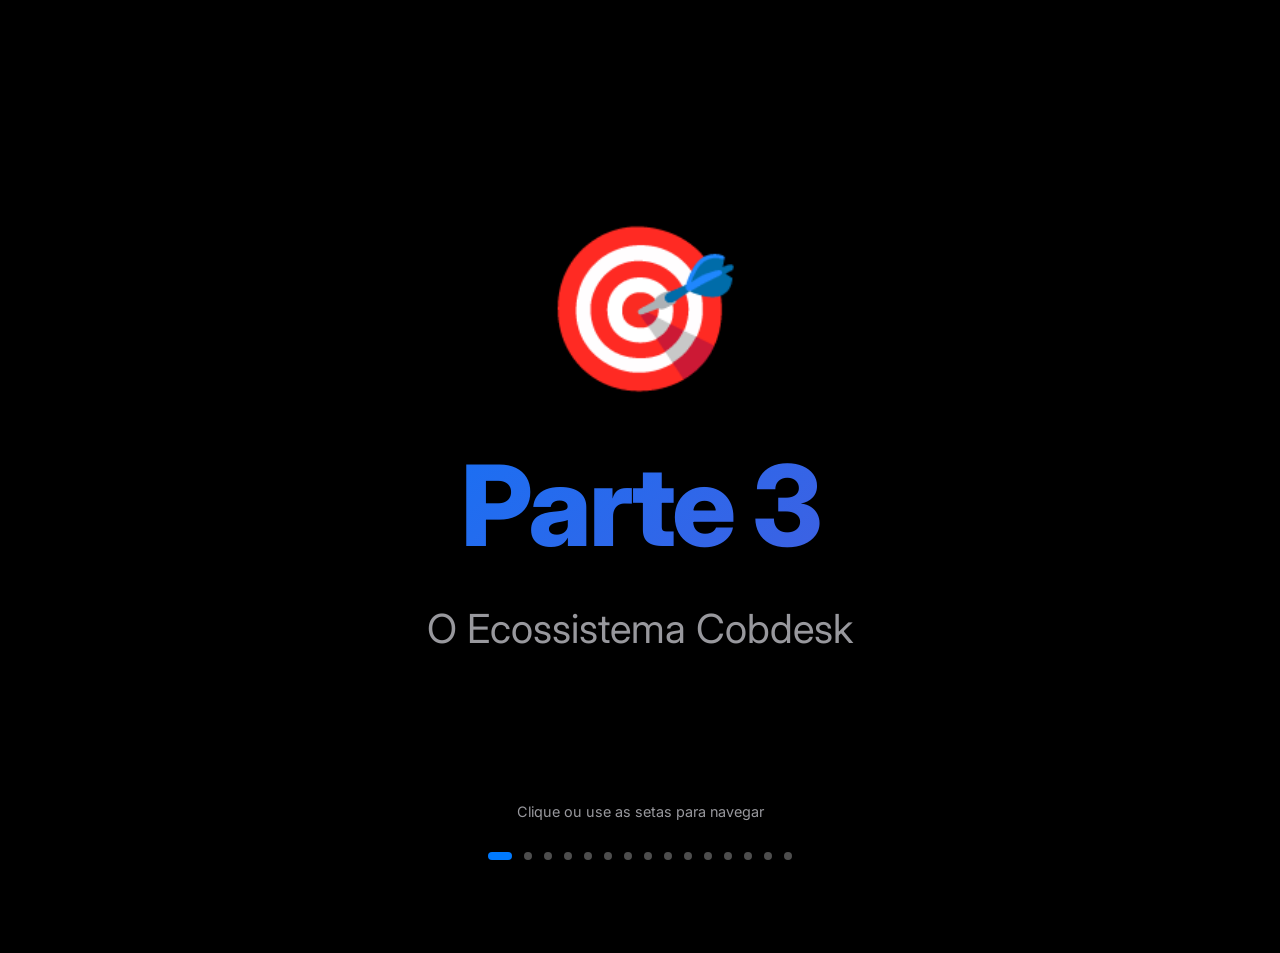
<file: parte3-ecossistema.html>
<!DOCTYPE html>
<html lang="pt-BR">
<head>
    <meta charset="UTF-8">
    <meta name="viewport" content="width=device-width, initial-scale=1.0">
    <title>Parte 3: O Ecossistema Cobdesk</title>
    <style>
        @import url('https://fonts.googleapis.com/css2?family=Inter:wght@300;400;500;600;700;800;900&display=swap');
        
        * {
            margin: 0;
            padding: 0;
            box-sizing: border-box;
        }

        body {
            font-family: 'Inter', -apple-system, BlinkMacSystemFont, 'SF Pro Display', sans-serif;
            background: #000000;
            color: #FFFFFF;
            overflow: hidden;
            -webkit-font-smoothing: antialiased;
        }

        .slide {
            position: absolute;
            top: 0;
            left: 0;
            width: 100%;
            height: 100vh;
            display: flex;
            align-items: center;
            justify-content: center;
            opacity: 0;
            visibility: hidden;
            transition: opacity 0.8s cubic-bezier(0.4, 0, 0.2, 1);
            padding: 80px;
        }

        .slide.active {
            opacity: 1;
            visibility: visible;
            z-index: 1;
        }

        .slide-content {
            max-width: 1400px;
            width: 100%;
            text-align: center;
        }

        /* Navigation */
        .slide-indicator {
            position: fixed;
            bottom: 40px;
            left: 50%;
            transform: translateX(-50%);
            display: flex;
            gap: 12px;
            z-index: 100;
        }

        .dot {
            width: 8px;
            height: 8px;
            border-radius: 50%;
            background: rgba(255, 255, 255, 0.3);
            transition: all 0.3s ease;
            cursor: pointer;
        }

        .dot.active {
            background: #007AFF;
            width: 24px;
            border-radius: 4px;
        }

        .nav-hint {
            position: fixed;
            bottom: 80px;
            left: 50%;
            transform: translateX(-50%);
            color: #98989D;
            font-size: 0.9rem;
            z-index: 100;
        }

        /* Typography */
        h1 {
            font-size: 7rem;
            font-weight: 800;
            line-height: 1.1;
            letter-spacing: -3px;
            margin-bottom: 30px;
        }

        h2 {
            font-size: 5rem;
            font-weight: 700;
            line-height: 1.1;
            letter-spacing: -2px;
            margin-bottom: 40px;
        }

        h3 {
            font-size: 3.5rem;
            font-weight: 600;
            line-height: 1.2;
            letter-spacing: -1px;
            margin-bottom: 30px;
        }

        p {
            font-size: 1.8rem;
            line-height: 1.6;
            color: #98989D;
            max-width: 900px;
            margin: 0 auto 30px;
        }

        .subtitle {
            font-size: 2.5rem;
            color: #98989D;
            font-weight: 400;
        }

        .highlight {
            color: #007AFF;
            font-weight: 600;
        }

        /* Icon */
        .icon {
            font-size: 10rem;
            margin-bottom: 40px;
            display: inline-block;
            animation: float 3s ease-in-out infinite;
        }

        @keyframes float {
            0%, 100% { transform: translateY(0); }
            50% { transform: translateY(-20px); }
        }

        /* Gradient Text */
        .gradient-text {
            background: linear-gradient(135deg, #007AFF, #5856D6);
            -webkit-background-clip: text;
            -webkit-text-fill-color: transparent;
            background-clip: text;
        }

        /* Comparison Layout */
        .comparison {
            display: grid;
            grid-template-columns: 1fr auto 1fr;
            gap: 60px;
            align-items: center;
            margin-top: 60px;
        }

        .comparison-side {
            background: rgba(255, 255, 255, 0.05);
            backdrop-filter: blur(20px);
            border-radius: 24px;
            padding: 60px;
            text-align: center;
            min-height: 300px;
            display: flex;
            flex-direction: column;
            justify-content: center;
        }

        .comparison-side.before {
            border: 2px solid #FF3B30;
        }

        .comparison-side.after {
            border: 2px solid #34C759;
        }

        .comparison-label {
            font-size: 1rem;
            text-transform: uppercase;
            letter-spacing: 2px;
            font-weight: 700;
            margin-bottom: 30px;
            opacity: 0.6;
        }

        .comparison-icon {
            font-size: 5rem;
            margin-bottom: 30px;
        }

        .comparison-text {
            font-size: 1.5rem;
            line-height: 1.6;
            color: #FFFFFF;
        }

        .comparison-arrow {
            font-size: 4rem;
            color: #007AFF;
        }

        /* Grid */
        .grid-2 {
            display: grid;
            grid-template-columns: 1fr 1fr;
            gap: 60px;
            margin-top: 60px;
        }

        .grid-3 {
            display: grid;
            grid-template-columns: repeat(3, 1fr);
            gap: 40px;
            margin-top: 60px;
        }

        .card {
            background: rgba(255, 255, 255, 0.05);
            backdrop-filter: blur(20px);
            border-radius: 24px;
            padding: 50px;
            border: 1px solid rgba(255, 255, 255, 0.1);
            text-align: center;
        }

        .card-icon {
            font-size: 4rem;
            margin-bottom: 25px;
            display: block;
        }

        .card h4 {
            font-size: 2rem;
            font-weight: 600;
            margin-bottom: 15px;
        }

        .card p {
            font-size: 1.3rem;
            line-height: 1.6;
            color: #98989D;
        }

        /* Stats */
        .stats {
            display: flex;
            justify-content: center;
            gap: 100px;
            margin-top: 80px;
        }

        .stat {
            text-align: center;
        }

        .stat-number {
            font-size: 7rem;
            font-weight: 900;
            background: linear-gradient(135deg, #007AFF, #5856D6);
            -webkit-background-clip: text;
            -webkit-text-fill-color: transparent;
            background-clip: text;
            line-height: 1;
            margin-bottom: 20px;
        }

        .stat-label {
            font-size: 1.8rem;
            color: #98989D;
        }

        /* CTA Button */
        .cta-button {
            display: inline-block;
            background: linear-gradient(135deg, #007AFF, #5856D6);
            color: white;
            padding: 28px 70px;
            border-radius: 50px;
            font-size: 1.8rem;
            font-weight: 600;
            text-decoration: none;
            margin-top: 60px;
            transition: all 0.3s ease;
            box-shadow: 0 20px 60px rgba(0, 122, 255, 0.4);
        }

        .cta-button:hover {
            transform: translateY(-3px);
            box-shadow: 0 25px 70px rgba(0, 122, 255, 0.5);
        }

        /* Responsive */
        @media (max-width: 1200px) {
            .slide { padding: 60px 40px; }
            h1 { font-size: 5rem; }
            h2 { font-size: 4rem; }
            h3 { font-size: 3rem; }
        }

        @media (max-width: 768px) {
            .slide { padding: 40px 20px; }
            h1 { font-size: 3.5rem; }
            h2 { font-size: 2.8rem; }
            h3 { font-size: 2.2rem; }
            p { font-size: 1.3rem; }
            .subtitle { font-size: 1.8rem; }
            .icon { font-size: 6rem; margin-bottom: 30px; }
            .comparison { grid-template-columns: 1fr; gap: 30px; }
            .comparison-arrow { transform: rotate(90deg); }
            .comparison-side { padding: 40px; min-height: auto; }
            .comparison-icon { font-size: 3.5rem; margin-bottom: 20px; }
            .comparison-text { font-size: 1.2rem; }
            .grid-2, .grid-3 { grid-template-columns: 1fr; gap: 30px; }
            .card { padding: 35px; }
            .card-icon { font-size: 3rem; }
            .card h4 { font-size: 1.6rem; }
            .card p { font-size: 1.1rem; }
            .stats { flex-direction: column; gap: 50px; }
            .stat-number { font-size: 5rem; }
            .stat-label { font-size: 1.4rem; }
            .nav-hint { font-size: 0.8rem; bottom: 70px; }
            .cta-button { padding: 22px 50px; font-size: 1.4rem; }
        }

        @media (max-width: 480px) {
            .slide { padding: 30px 15px; }
            h1 { font-size: 2.5rem; letter-spacing: -1px; }
            h2 { font-size: 2rem; letter-spacing: -1px; }
            h3 { font-size: 1.8rem; }
            p { font-size: 1.1rem; }
            .subtitle { font-size: 1.4rem; }
            .icon { font-size: 5rem; }
            .comparison-side { padding: 30px; }
            .comparison-icon { font-size: 3rem; }
            .comparison-text { font-size: 1.1rem; }
            .card { padding: 25px; }
            .card-icon { font-size: 2.5rem; }
            .card h4 { font-size: 1.4rem; }
            .card p { font-size: 1rem; }
            .stat-number { font-size: 4rem; }
            .stat-label { font-size: 1.2rem; }
            .dot { width: 6px; height: 6px; }
            .dot.active { width: 18px; }
            .cta-button { padding: 18px 40px; font-size: 1.2rem; }
        }

        /* Animations */
        .slide.active .slide-content > * {
            animation: slideInUp 0.8s cubic-bezier(0.4, 0, 0.2, 1) forwards;
        }

        @keyframes slideInUp {
            from {
                opacity: 0;
                transform: translateY(50px);
            }
            to {
                opacity: 1;
                transform: translateY(0);
            }
        }
    </style>
</head>
<body>
    <!-- Slide 1: Título -->
    <div class="slide active" data-slide="0">
        <div class="slide-content">
            <div class="icon">🎯</div>
            <h1 class="gradient-text">Parte 3</h1>
            <p class="subtitle">O Ecossistema Cobdesk</p>
        </div>
    </div>

    <!-- Slide 2: O Que Queremos Melhorar -->
    <div class="slide" data-slide="1">
        <div class="slide-content">
            <h2>O Que Queremos Melhorar</h2>
            <p>O Cobdesk transforma <span class="highlight">cada etapa</span> do processo de cobrança</p>
            <div class="grid-2">
                <div class="card">
                    <span class="card-icon">👥</span>
                    <h4>Para o Operador</h4>
                    <p>Ferramentas simples, coaching contínuo e gamificação justa</p>
                </div>
                <div class="card">
                    <span class="card-icon">📊</span>
                    <h4>Para o Gestor</h4>
                    <p>Visibilidade 100%, insights acionáveis e orquestração por dado</p>
                </div>
                <div class="card">
                    <span class="card-icon">😊</span>
                    <h4>Para o Cliente</h4>
                    <p>Atendimento humano, rápido e ofertas personalizadas</p>
                </div>
                <div class="card">
                    <span class="card-icon">🏢</span>
                    <h4>Para a Empresa</h4>
                    <p>Eficiência, previsibilidade e transformação cultural</p>
                </div>
            </div>
        </div>
    </div>

    <!-- Slide 3: Cobby Profile & Maps -->
    <div class="slide" data-slide="2">
        <div class="slide-content">
            <h3>Cobby Profile & Cobby Maps</h3>
            <div class="comparison">
                <div class="comparison-side before">
                    <div class="comparison-label">Tradicional</div>
                    <div class="comparison-icon">👤❓</div>
                    <div class="comparison-text">CV + dinâmica padrão, foco genérico</div>
                </div>
                <div class="comparison-arrow">→</div>
                <div class="comparison-side after">
                    <div class="comparison-label">Cobdesk</div>
                    <div class="comparison-icon">🎯</div>
                    <div class="comparison-text">Perfil comportamental orienta funil e aderência por tipo de operação</div>
                </div>
            </div>
        </div>
    </div>

    <!-- Slide 4: Streaming -->
    <div class="slide" data-slide="3">
        <div class="slide-content">
            <h3>Streaming (Salas de Desenvolvimento)</h3>
            <div class="comparison">
                <div class="comparison-side before">
                    <div class="comparison-label">Tradicional</div>
                    <div class="comparison-icon">😴</div>
                    <div class="comparison-text">Sala de aula + prova</div>
                </div>
                <div class="comparison-arrow">→</div>
                <div class="comparison-side after">
                    <div class="comparison-label">Cobdesk</div>
                    <div class="comparison-icon">📺</div>
                    <div class="comparison-text">Ambientes colaborativos em tempo real integrados a Twitch e Discord</div>
                </div>
            </div>
        </div>
    </div>

    <!-- Slide 5: Ilha dos Primeiros Passos -->
    <div class="slide" data-slide="4">
        <div class="slide-content">
            <h3>Ilha dos Primeiros Passos</h3>
            <div class="comparison">
                <div class="comparison-side before">
                    <div class="comparison-label">Tradicional</div>
                    <div class="comparison-icon">⏱️</div>
                    <div class="comparison-text">1 semana em célula "baby" ou direto na operação</div>
                </div>
                <div class="comparison-arrow">→</div>
                <div class="comparison-side after">
                    <div class="comparison-label">Cobdesk</div>
                    <div class="comparison-icon">🏝️</div>
                    <div class="comparison-text">15 dias de imersão + teste prático; 90 dias de sustentação com Cobby Coins</div>
                </div>
            </div>
        </div>
    </div>

    <!-- Slide 6: Cobby InsightCloud -->
    <div class="slide" data-slide="5">
        <div class="slide-content">
            <h3>Cobby InsightCloud</h3>
            <div class="comparison">
                <div class="comparison-side before">
                    <div class="comparison-label">Tradicional</div>
                    <div class="comparison-icon">🔍</div>
                    <div class="comparison-text">Reciclagem por amostra e monitoria</div>
                </div>
                <div class="comparison-arrow">→</div>
                <div class="comparison-side after">
                    <div class="comparison-label">Cobdesk</div>
                    <div class="comparison-icon">☁️</div>
                    <div class="comparison-text">Análise de áudio e texto, comparação com top performers e recomendações neuro-linguísticas</div>
                </div>
            </div>
        </div>
    </div>

    <!-- Slide 7: Cobby Growth Path -->
    <div class="slide" data-slide="6">
        <div class="slide-content">
            <h3>Cobby Growth Path (Dashboard)</h3>
            <div class="comparison">
                <div class="comparison-side before">
                    <div class="comparison-label">Tradicional</div>
                    <div class="comparison-icon">📝</div>
                    <div class="comparison-text">Acompanhamento pós-produção, reativo</div>
                </div>
                <div class="comparison-arrow">→</div>
                <div class="comparison-side after">
                    <div class="comparison-label">Cobdesk</div>
                    <div class="comparison-icon">📈</div>
                    <div class="comparison-text">App no smartphone com métricas em tempo real e sugestões da IA</div>
                </div>
            </div>
        </div>
    </div>

    <!-- Slide 8: Cobby Bridge -->
    <div class="slide" data-slide="7">
        <div class="slide-content">
            <h3>Cobby Bridge</h3>
            <div class="comparison">
                <div class="comparison-side before">
                    <div class="comparison-label">Tradicional</div>
                    <div class="comparison-icon">🌀</div>
                    <div class="comparison-text">Muitas abas e caminhos; pesado</div>
                </div>
                <div class="comparison-arrow">→</div>
                <div class="comparison-side after">
                    <div class="comparison-label">Cobdesk</div>
                    <div class="comparison-icon">🌉</div>
                    <div class="comparison-text">CRM simplificado e "skinnable", integra canais e muda a pele por campanha</div>
                </div>
            </div>
        </div>
    </div>

    <!-- Slide 9: Cobby Bubble -->
    <div class="slide" data-slide="8">
        <div class="slide-content">
            <h3>Cobby Bubble (MCP + Brian)</h3>
            <div class="comparison">
                <div class="comparison-side before">
                    <div class="comparison-label">Tradicional</div>
                    <div class="comparison-icon">🧊</div>
                    <div class="comparison-text">Bureaus (prateleira) — Lemit/Serasa</div>
                </div>
                <div class="comparison-arrow">→</div>
                <div class="comparison-side after">
                    <div class="comparison-label">Cobdesk</div>
                    <div class="comparison-icon">🫧</div>
                    <div class="comparison-text">Segmentação por "bolhas" de similaridade, estratégia e incentivo sob medida por cluster</div>
                </div>
            </div>
        </div>
    </div>

    <!-- Slide 10: Cobby Connect -->
    <div class="slide" data-slide="9">
        <div class="slide-content">
            <h3>Cobby Connect</h3>
            <div class="comparison">
                <div class="comparison-side before">
                    <div class="comparison-label">Tradicional</div>
                    <div class="comparison-icon">📄</div>
                    <div class="comparison-text">Informações básicas unidirecionais</div>
                </div>
                <div class="comparison-arrow">→</div>
                <div class="comparison-side after">
                    <div class="comparison-label">Cobdesk</div>
                    <div class="comparison-icon">🔗</div>
                    <div class="comparison-text">Rede social interna: feed, mural, networking e clima conectado à empresa</div>
                </div>
            </div>
        </div>
    </div>

    <!-- Slide 11: Cobby Bank + Store -->
    <div class="slide" data-slide="10">
        <div class="slide-content">
            <h3>Cobby Bank + Store</h3>
            <div class="comparison">
                <div class="comparison-side before">
                    <div class="comparison-label">Tradicional</div>
                    <div class="comparison-icon">💵</div>
                    <div class="comparison-text">Padrões de RV e performance</div>
                </div>
                <div class="comparison-arrow">→</div>
                <div class="comparison-side after">
                    <div class="comparison-label">Cobdesk</div>
                    <div class="comparison-icon">🏦</div>
                    <div class="comparison-text">Gamificação diária: Cobby Coins trocados por prêmios de acordo com a experiência</div>
                </div>
            </div>
        </div>
    </div>

    <!-- Slide 12: Cobby da Sorte -->
    <div class="slide" data-slide="11">
        <div class="slide-content">
            <h3>Cobby da Sorte (Rewards Cliente)</h3>
            <div class="comparison">
                <div class="comparison-side before">
                    <div class="comparison-label">Tradicional</div>
                    <div class="comparison-icon">✅</div>
                    <div class="comparison-text">Foco apenas na quitação</div>
                </div>
                <div class="comparison-arrow">→</div>
                <div class="comparison-side after">
                    <div class="comparison-label">Cobdesk</div>
                    <div class="comparison-icon">🎁</div>
                    <div class="comparison-text">Programa de recompensas: ao pagar o boleto e enviar comprovante, participa de sorteios exclusivos</div>
                </div>
            </div>
        </div>
    </div>

    <!-- Slide 13: Cobby Open Finance -->
    <div class="slide" data-slide="12">
        <div class="slide-content">
            <h3>Cobby Open Finance</h3>
            <div class="comparison">
                <div class="comparison-side before">
                    <div class="comparison-label">Tradicional</div>
                    <div class="comparison-icon">📊</div>
                    <div class="comparison-text">Modelo simplificado, pouca visão analítica</div>
                </div>
                <div class="comparison-arrow">→</div>
                <div class="comparison-side after">
                    <div class="comparison-label">Cobdesk</div>
                    <div class="comparison-icon">💼</div>
                    <div class="comparison-text">Plataforma que apresenta mensalmente o demonstrativo financeiro da operação, garantindo transparência</div>
                </div>
            </div>
        </div>
    </div>

    <!-- Slide 14: Cobby Maps -->
    <div class="slide" data-slide="13">
        <div class="slide-content">
            <h3>Cobby Maps</h3>
            <div class="comparison">
                <div class="comparison-side before">
                    <div class="comparison-label">Tradicional</div>
                    <div class="comparison-icon">📉</div>
                    <div class="comparison-text">Modelo simplificado, pouca visão analítica</div>
                </div>
                <div class="comparison-arrow">→</div>
                <div class="comparison-side after">
                    <div class="comparison-label">Cobdesk</div>
                    <div class="comparison-icon">🗺️</div>
                    <div class="comparison-text">Dashboards: produtividade, PDI/PIP, pipeline de indicadores, mapa de liderança e "Magic Grip"</div>
                </div>
            </div>
        </div>
    </div>

    <!-- Slide 15: O Impacto -->
    <div class="slide" data-slide="14">
        <div class="slide-content">
            <h2>O Impacto</h2>
            <p>O Cobdesk transforma a cobrança em um <span class="highlight">centro de excelência</span></p>
            <div class="stats">
                <div class="stat">
                    <div class="stat-number">+50%</div>
                    <div class="stat-label">Engajamento dos Operadores</div>
                </div>
                <div class="stat">
                    <div class="stat-number">100%</div>
                    <div class="stat-label">Visibilidade das Operações</div>
                </div>
                <div class="stat">
                    <div class="stat-number">+40%</div>
                    <div class="stat-label">Satisfação do Cliente</div>
                </div>
            </div>
        </div>
    </div>

    <!-- Slide 16: CTA Final -->
    

    <!-- Navigation -->
    <div class="slide-indicator"></div>
    <div class="nav-hint">Clique ou use as setas para navegar</div>

    <script>
        let currentSlide = 0;
        const slides = document.querySelectorAll('.slide');
        const totalSlides = slides.length;
        const indicator = document.querySelector('.slide-indicator');

        // Create dots
        for (let i = 0; i < totalSlides; i++) {
            const dot = document.createElement('div');
            dot.className = 'dot';
            if (i === 0) dot.classList.add('active');
            indicator.appendChild(dot);
        }

        const dots = document.querySelectorAll('.dot');

        function goToSlide(n) {
            slides[currentSlide].classList.remove('active');
            dots[currentSlide].classList.remove('active');
            
            // Limitar navegação sem loop
            if (n < 0) {
                currentSlide = 0;
            } else if (n >= totalSlides) {
                currentSlide = totalSlides - 1;
            } else {
                currentSlide = n;
            }
            
            slides[currentSlide].classList.add('active');
            dots[currentSlide].classList.add('active');
            
            // Notify parent window of slide change
            if (window.parent !== window) {
                window.parent.postMessage({
                    type: 'slide-changed',
                    part: 3,
                    slide: currentSlide
                }, '*');
            }
        }

        function nextSlide() {
            goToSlide(currentSlide + 1);
        }

        function prevSlide() {
            goToSlide(currentSlide - 1);
        }

        // Click to advance
        document.addEventListener('click', (e) => {
            if (!e.target.closest('a') && !e.target.closest('.dot')) {
                nextSlide();
            }
        });

        // Keyboard navigation
        document.addEventListener('keydown', (e) => {
            if (e.key === 'ArrowRight' || e.key === ' ') {
                e.preventDefault();
                nextSlide();
            } else if (e.key === 'ArrowLeft') {
                e.preventDefault();
                prevSlide();
            }
        });

        // Dot navigation
        dots.forEach((dot, index) => {
            dot.addEventListener('click', (e) => {
                e.stopPropagation();
                goToSlide(index);
            });
        });
    </script>

    </body>
</html>
</file>
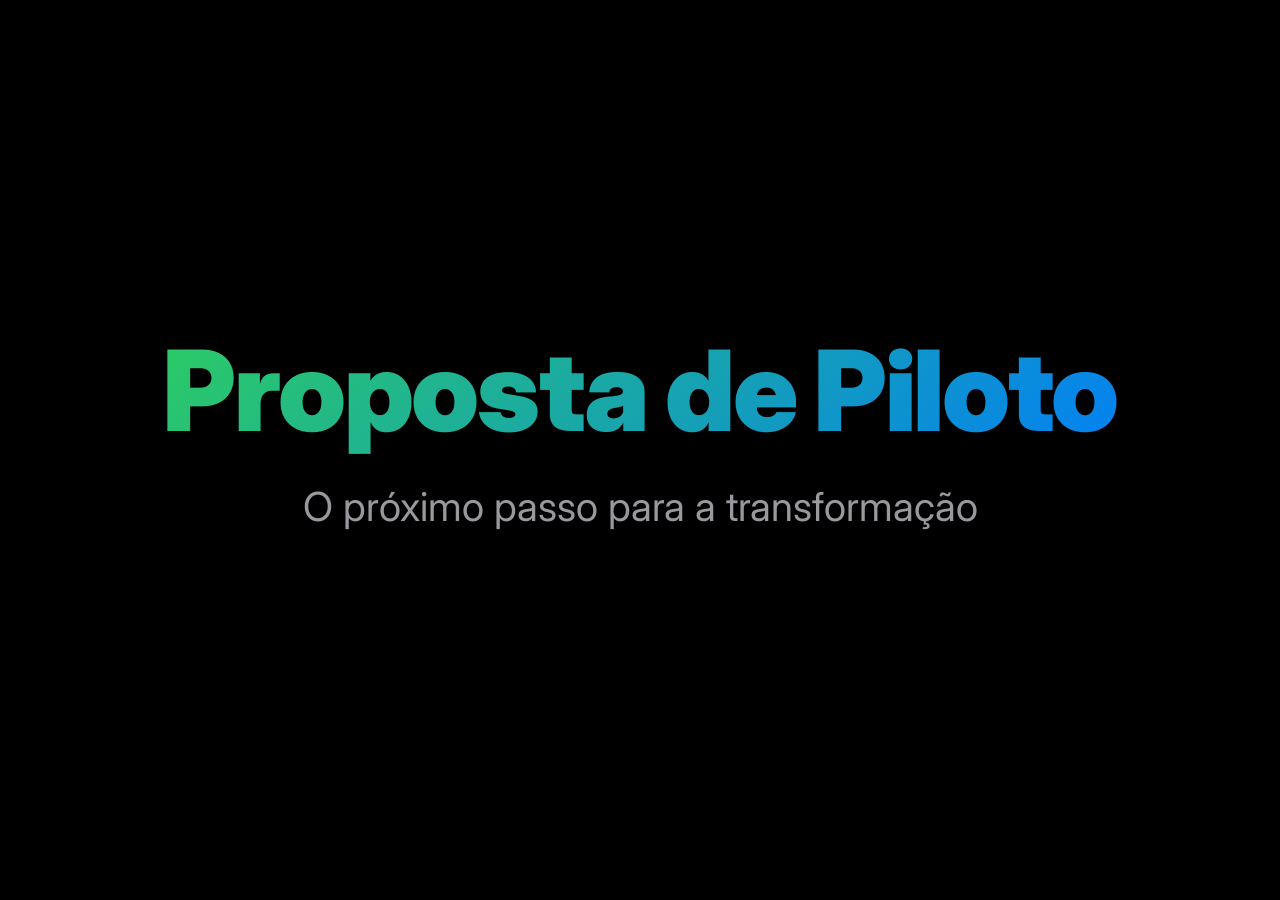
<file: parte4-piloto.html>
<!DOCTYPE html>
<html lang="pt-BR">
<head>
    <meta charset="UTF-8">
    <meta name="viewport" content="width=device-width, initial-scale=1.0">
    <title>Parte 4 - Proposta de Piloto</title>
    <style>
        @import url('https://fonts.googleapis.com/css2?family=Inter:wght@300;400;500;600;700;800;900&display=swap');
        
        * {
            margin: 0;
            padding: 0;
            box-sizing: border-box;
        }

        body {
            font-family: 'Inter', -apple-system, BlinkMacSystemFont, 'SF Pro Display', sans-serif;
            background: #000000;
            color: #FFFFFF;
            overflow: hidden;
            -webkit-font-smoothing: antialiased;
        }

        .slide {
            width: 100vw;
            height: 100vh;
            display: none;
            align-items: center;
            justify-content: center;
            padding: 80px;
            position: relative;
        }

        .slide.active {
            display: flex;
        }

        .slide-content {
            max-width: 1400px;
            width: 100%;
            text-align: center;
        }

        .slide-title {
            font-size: 7rem;
            font-weight: 900;
            background: linear-gradient(135deg, #30D158, #007AFF);
            -webkit-background-clip: text;
            -webkit-text-fill-color: transparent;
            background-clip: text;
            margin-bottom: 24px;
            letter-spacing: -2.4px;
        }

        .slide-subtitle {
            font-size: 2.5rem;
            color: #98989D;
            margin-bottom: 48px;
            font-weight: 400;
        }

        .section-title {
            font-size: 5rem;
            font-weight: 800;
            margin-bottom: 32px;
            color: #FFFFFF;
        }

        .highlight-box {
            background: rgba(48, 209, 88, 0.1);
            border: 1.6px solid #30D158;
            border-radius: 20.8px;
            padding: 32px;
            margin: 24px 0;
        }

        .highlight-number {
            font-size: 7rem;
            font-weight: 900;
            color: #30D158;
            margin-bottom: 12.8px;
        }

        .highlight-text {
            font-size: 2rem;
            color: #FFFFFF;
            line-height: 1.6;
        }

        .grid-2 {
            display: grid;
            grid-template-columns: repeat(2, 1fr);
            gap: 24px;
            margin: 32px 0;
        }

        .grid-3 {
            display: grid;
            grid-template-columns: repeat(3, 1fr);
            gap: 24px;
            margin: 32px 0;
        }

        .card {
            background: rgba(255, 255, 255, 0.05);
            backdrop-filter: blur(16px);
            border: 1.6px solid rgba(255, 255, 255, 0.1);
            border-radius: 20.8px;
            padding: 32px;
            text-align: left;
        }

        .card-icon {
            font-size: 5rem;
            margin-bottom: 16px;
            display: block;
        }

        .card-title {
            font-size: 2rem;
            font-weight: 700;
            margin-bottom: 12.8px;
            color: #007AFF;
        }

        .card-text {
            font-size: 1.6rem;
            color: #98989D;
            line-height: 1.6;
        }

        .timeline {
            display: flex;
            justify-content: space-between;
            align-items: flex-start;
            margin: 40px 0;
            position: relative;
        }

        .timeline::before {
            content: '';
            position: absolute;
            top: 40px;
            left: 10%;
            right: 10%;
            height: 3.2px;
            background: linear-gradient(90deg, #30D158, #007AFF);
        }

        .timeline-item {
            flex: 1;
            text-align: center;
            position: relative;
            z-index: 1;
        }

        .timeline-dot {
            width: 80px;
            height: 80px;
            background: #30D158;
            border-radius: 50%;
            margin: 0 auto 16px;
            display: flex;
            align-items: center;
            justify-content: center;
            font-size: 3rem;
            font-weight: 900;
            color: #000;
        }

        .timeline-title {
            font-size: 1.8rem;
            font-weight: 700;
            margin-bottom: 8px;
            color: #FFFFFF;
        }

        .timeline-desc {
            font-size: 1.4rem;
            color: #98989D;
        }

        .kpi-list {
            text-align: left;
            max-width: 720px;
            margin: 32px auto;
        }

        .kpi-item {
            background: rgba(0, 122, 255, 0.1);
            border-left: 4px solid #007AFF;
            padding: 20px 24px;
            margin: 16px 0;
            border-radius: 8px;
        }

        .kpi-name {
            font-size: 1.8rem;
            font-weight: 700;
            color: #007AFF;
            margin-bottom: 8px;
        }

        .kpi-desc {
            font-size: 1.4rem;
            color: #98989D;
            line-height: 1.5;
        }

        .objective-box {
            background: linear-gradient(135deg, rgba(48, 209, 88, 0.2), rgba(0, 122, 255, 0.2));
            border: 1.6px solid rgba(255, 255, 255, 0.2);
            border-radius: 20.8px;
            padding: 40px;
            margin: 32px 0;
            text-align: left;
        }

        .objective-primary {
            font-size: 2.2rem;
            font-weight: 700;
            color: #30D158;
            margin-bottom: 16px;
        }

        .objective-text {
            font-size: 1.8rem;
            color: #FFFFFF;
            line-height: 1.8;
            margin-bottom: 16px;
        }

        .objective-secondary {
            font-size: 2.2rem;
            font-weight: 700;
            color: #007AFF;
            margin: 24px 0 16px;
        }

        .emphasis {
            color: #30D158;
            font-weight: 700;
        }

        .warning {
            color: #FF9F0A;
            font-weight: 700;
        }

        /* Responsive */
        @media (max-width: 1024px) {
            .slide { padding: 48px; }
            .slide-title { font-size: 4.8rem; }
            .section-title { font-size: 3.2rem; }
            .grid-3 { grid-template-columns: 1fr; }
        }

        @media (max-width: 768px) {
            .slide { padding: 32px; }
            .slide-title { font-size: 3.6rem; letter-spacing: -1.6px; }
            .slide-subtitle { font-size: 2rem; }
            .section-title { font-size: 2.08rem; }
            .grid-2 { grid-template-columns: 1fr; }
            .timeline { flex-direction: column; gap: 32px; }
            .timeline::before { display: none; }
        }

        @media (max-width: 480px) {
            .slide { padding: 24px; }
            .slide-title { font-size: 3rem; }
            .section-title { font-size: 2.2rem; }
            .highlight-number { font-size: 5rem; }
        }
    </style>
</head>
<body>
    <!-- Slide 1: Título -->
    <div class="slide active">
        <div class="slide-content">
            <h1 class="slide-title">Proposta de Piloto</h1>
            <p class="slide-subtitle">O próximo passo para a transformação</p>
        </div>
    </div>

    <!-- Slide 2: Escopo do Piloto -->
    <div class="slide">
        <div class="slide-content">
            <h2 class="section-title">Escopo do Piloto</h2>
            <div class="highlight-box">
                <div class="highlight-number">5%</div>
                <div class="highlight-text">
                    Do portfólio de <strong>Leves e Motos do Contact</strong>
                </div>
            </div>
            <div class="grid-2">
                <div class="card">
                    <span class="card-icon">📊</span>
                    <h3 class="card-title">Distribuição Atual</h3>
                    <p class="card-text">95% do volume permanece no modelo atual de distribuição, mantendo todos os processos e assessorias existentes.</p>
                </div>
                <div class="card">
                    <span class="card-icon">🔬</span>
                    <h3 class="card-title">Laboratório</h3>
                    <p class="card-text">5% dedicado exclusivamente ao piloto Cobdesk, acompanhado fora do ranking tradicional.</p>
                </div>
            </div>
        </div>
    </div>

    <!-- Slide 3: KPIs de Acompanhamento -->
    <div class="slide">
        <div class="slide-content">
            <h2 class="section-title">KPIs de Acompanhamento</h2>
            <p class="slide-subtitle">Métricas para avaliar o sucesso do piloto</p>
            <div class="kpi-list">
                <div class="kpi-item">
                    <div class="kpi-name">Acordo Feito / Base</div>
                    <div class="kpi-desc">Percentual de acordos realizados em relação à base total de clientes atribuída ao piloto.</div>
                </div>
                <div class="kpi-item">
                    <div class="kpi-name">Pagamento do Acordo / Acordo Feito</div>
                    <div class="kpi-desc">Taxa de conversão de acordos firmados em pagamentos efetivos.</div>
                </div>
                <div class="kpi-item">
                    <div class="kpi-name">Pagamento / Base</div>
                    <div class="kpi-desc">Métrica padrão de efetividade: percentual de pagamentos em relação à base total.</div>
                </div>
            </div>
        </div>
    </div>

    <!-- Slide 4: Cronograma -->
    <div class="slide">
        <div class="slide-content">
            <h2 class="section-title">Cronograma do Piloto</h2>
            <div class="timeline">
                <div class="timeline-item">
                    <div class="timeline-dot">25d</div>
                    <div class="timeline-title">Implantação</div>
                    <div class="timeline-desc">Recrutamento interno, treinamento e start</div>
                </div>
                <div class="timeline-item">
                    <div class="timeline-dot">12s</div>
                    <div class="timeline-title">Estabilização</div>
                    <div class="timeline-desc">Ajustes e consolidação do modelo</div>
                </div>
                <div class="timeline-item">
                    <div class="timeline-dot">16s</div>
                    <div class="timeline-title">Maturação</div>
                    <div class="timeline-desc">Otimização e validação final</div>
                </div>
                <div class="timeline-item">
                    <div class="timeline-dot">S29</div>
                    <div class="timeline-title">Roll Out</div>
                    <div class="timeline-desc">Planejamento da expansão</div>
                </div>
            </div>
            <div class="highlight-box" style="margin-top: 48px;">
                <div class="highlight-text">
                    <strong>Sistemas já estão em teste.</strong> A implantação é basicamente operacional: recrutamento, treinamento e ativação.
                </div>
            </div>
        </div>
    </div>

    <!-- Slide 5: Metodologia de Acompanhamento -->
    <div class="slide">
        <div class="slide-content">
            <h2 class="section-title">Metodologia de Acompanhamento</h2>
            <div class="grid-2">
                <div class="card">
                    <span class="card-icon">📋</span>
                    <h3 class="card-title">Informações da Assessoria</h3>
                    <p class="card-text">Relatórios e feedback direto da operação para ajustes táticos e operacionais em tempo real.</p>
                </div>
                <div class="card">
                    <span class="card-icon">🗄️</span>
                    <h3 class="card-title">Dados Catalogados no Banco</h3>
                    <p class="card-text">Acompanhamento oficial através de dados estruturados no banco de dados, garantindo <strong>análise sem viés</strong>.</p>
                </div>
            </div>
            <div class="highlight-box" style="margin-top: 32px; background: rgba(0, 122, 255, 0.1); border-color: #007AFF;">
                <div class="highlight-text">
                    A validação do piloto será baseada em <span class="emphasis">dados objetivos e mensuráveis</span>, eliminando interpretações subjetivas.
                </div>
            </div>
        </div>
    </div>

    <!-- Slide 6: Objetivos do Piloto -->
    <div class="slide">
        <div class="slide-content">
            <h2 class="section-title">Objetivos do Piloto</h2>
            <div class="objective-box">
                <div class="objective-primary">🎯 Objetivo Primário</div>
                <div class="objective-text">
                    <strong>Manter o mesmo patamar de resultados atual</strong>, mas com <span class="emphasis">muito menos fricção com o cliente</span>. Reduzir volume de ligações e impactos negativos, elevando a qualidade do atendimento e reduzindo reclamações.
                </div>
                
                <div class="objective-secondary">🚀 Objetivo Secundário (Esperado)</div>
                <div class="objective-text">
                    Criar um <span class="emphasis">patamar mais agudo de resultados</span> sem o volume de ligações e impactos que existem hoje. Melhorar a imagem do Banco Pan através de uma cobrança em modelo de <strong>jornada digital, inteligente e humanizada</strong>.
                </div>
            </div>
        </div>
    </div>

    <!-- Slide 7: Modelo de Remuneração -->
    <div class="slide">
        <div class="slide-content">
            <h2 class="section-title">Modelo de Remuneração</h2>
            <div class="grid-2">
                <div class="card" style="border-color: #30D158;">
                    <span class="card-icon">✅</span>
                    <h3 class="card-title">Custeio do Piloto</h3>
                    <p class="card-text">Todo o piloto será custeado pelo <strong>modelo de remuneração atual</strong> dessa faixa de portfólio. Sem custos adicionais para o banco.</p>
                </div>
                <div class="card" style="border-color: #FF9F0A;">
                    <span class="card-icon">⚠️</span>
                    <h3 class="card-title">Sem PA Fixa</h3>
                    <p class="card-text">Não haverá estímulo de PA fixa. O modelo será <strong>100% variável com honorários</strong>, alinhado à performance.</p>
                </div>
            </div>
            <div class="highlight-box" style="margin-top: 32px;">
                <div class="highlight-text">
                    <strong>Risco zero para o banco.</strong> O piloto opera dentro do orçamento existente, com remuneração atrelada a resultados.
                </div>
            </div>
        </div>
    </div>

    <!-- Slide 8: Próximos Passos -->
    <div class="slide">
        <div class="slide-content">
            <h2 class="section-title">Próximos Passos</h2>
            <div class="grid-3">
                <div class="card">
                    <span class="card-icon">✍️</span>
                    <h3 class="card-title">1. Aprovação</h3>
                    <p class="card-text">Aprovação do início do projeto com 5% do portfólio de Leves e Motos do Contact.</p>
                </div>
                <div class="card">
                    <span class="card-icon">🚀</span>
                    <h3 class="card-title">2. Implantação</h3>
                    <p class="card-text">25 dias para recrutamento interno, treinamento e start da operação piloto.</p>
                </div>
                <div class="card">
                    <span class="card-icon">📊</span>
                    <h3 class="card-title">3. Acompanhamento</h3>
                    <p class="card-text">28 semanas de estabilização e maturação com acompanhamento rigoroso dos KPIs.</p>
                </div>
            </div>
            <div class="highlight-box" style="margin-top: 40px; background: linear-gradient(135deg, rgba(48, 209, 88, 0.2), rgba(0, 122, 255, 0.2));">
                <div class="highlight-text" style="font-size: 2rem;">
                    <strong>Estamos prontos para começar.</strong> Os sistemas estão testados, a metodologia está definida e a equipe está preparada.
                </div>
            </div>
        </div>
    </div>

    
    <script>
        let currentSlide = 0;
        const slides = document.querySelectorAll('.slide');
        const totalSlides = slides.length;

        function showSlide(index) {
            slides.forEach(slide => slide.classList.remove('active'));
            slides[index].classList.add('active');
        }

        // Show first slide on load
        showSlide(0);

        function nextSlide() {
            if (currentSlide < totalSlides - 1) {
                currentSlide++;
                showSlide(currentSlide);
            }
        }

        function prevSlide() {
            if (currentSlide > 0) {
                currentSlide--;
                showSlide(currentSlide);
            }
        }

        // Click anywhere to advance
        document.addEventListener('click', (e) => {
            // Don't advance if clicking on a link
            if (e.target.tagName === 'A' || e.target.closest('a')) return;
            nextSlide();
        });

        // Keyboard navigation
        document.addEventListener('keydown', (e) => {
            if (e.key === 'ArrowRight' || e.key === ' ') {
                e.preventDefault();
                nextSlide();
            } else if (e.key === 'ArrowLeft') {
                e.preventDefault();
                prevSlide();
            }
        });

        // Touch swipe for mobile
        let touchStartX = 0;
        let touchEndX = 0;

        document.addEventListener('touchstart', (e) => {
            touchStartX = e.changedTouches[0].screenX;
        });

        document.addEventListener('touchend', (e) => {
            touchEndX = e.changedTouches[0].screenX;
            handleSwipe();
        });

        function handleSwipe() {
            if (touchEndX < touchStartX - 50) nextSlide();
            if (touchEndX > touchStartX + 50) prevSlide();
        }
    </script>

    </body>
</html>
</file>
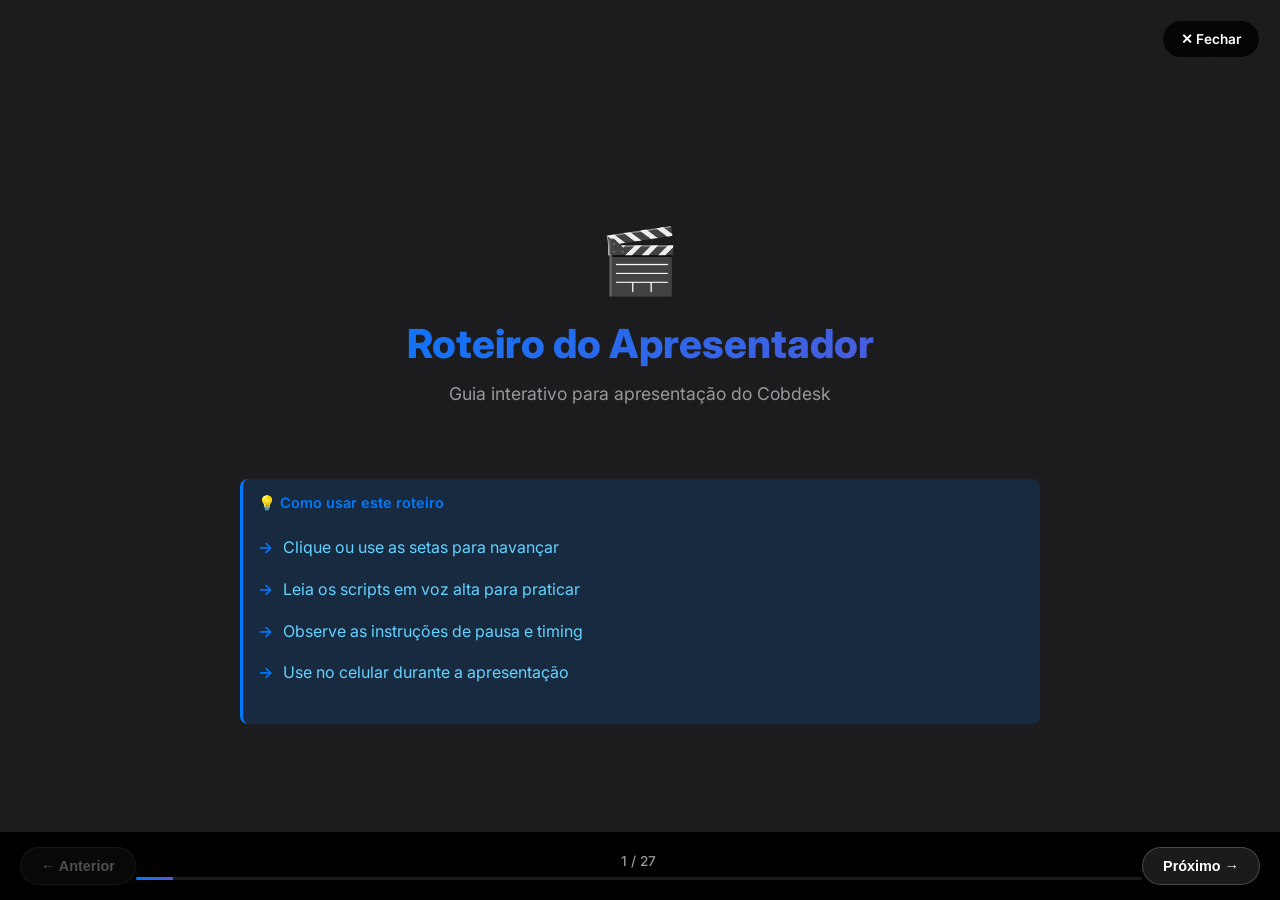
<file: roteiro-antigo.html>
<!DOCTYPE html>
<html lang="pt-BR">
<head>
    <meta charset="UTF-8">
    <meta name="viewport" content="width=device-width, initial-scale=1.0">
    <title>Roteiro do Apresentador - Cobdesk</title>
    <style>
        @import url('https://fonts.googleapis.com/css2?family=Inter:wght@300;400;500;600;700;800&display=swap');
        
        * {
            margin: 0;
            padding: 0;
            box-sizing: border-box;
        }

        body {
            font-family: 'Inter', -apple-system, BlinkMacSystemFont, sans-serif;
            background: #1C1C1E;
            color: #FFFFFF;
            overflow: hidden;
            -webkit-font-smoothing: antialiased;
        }

        .slide {
            position: absolute;
            top: 0;
            left: 0;
            width: 100%;
            height: 100vh;
            display: flex;
            align-items: center;
            justify-content: center;
            opacity: 0;
            visibility: hidden;
            transition: opacity 0.5s ease;
            padding: 30px 20px;
            overflow-y: auto;
        }

        .slide.active {
            opacity: 1;
            visibility: visible;
            z-index: 1;
        }

        .slide-content {
            max-width: 800px;
            width: 100%;
        }

        /* Header */
        .slide-header {
            margin-bottom: 25px;
            padding-bottom: 15px;
            border-bottom: 2px solid rgba(255, 255, 255, 0.1);
        }

        .slide-number {
            font-size: 0.85rem;
            color: #007AFF;
            font-weight: 600;
            text-transform: uppercase;
            letter-spacing: 1px;
            margin-bottom: 8px;
        }

        .slide-title {
            font-size: 1.8rem;
            font-weight: 700;
            color: #FFFFFF;
            line-height: 1.3;
        }

        .slide-timing {
            font-size: 0.75rem;
            color: #98989D;
            margin-top: 8px;
        }

        /* Content */
        .script-section {
            background: rgba(255, 255, 255, 0.05);
            border-radius: 16px;
            padding: 20px;
            margin-bottom: 20px;
        }

        .script-label {
            font-size: 0.75rem;
            text-transform: uppercase;
            letter-spacing: 1px;
            color: #007AFF;
            font-weight: 600;
            margin-bottom: 12px;
        }

        .script-text {
            font-size: 1.1rem;
            line-height: 1.7;
            color: #FFFFFF;
        }

        .script-text em {
            color: #FFD60A;
            font-style: normal;
            font-weight: 600;
        }

        .script-text strong {
            color: #30D158;
            font-weight: 600;
        }

        /* Instructions */
        .instruction {
            background: rgba(255, 149, 0, 0.15);
            border-left: 3px solid #FF9500;
            padding: 12px 15px;
            margin: 15px 0;
            border-radius: 8px;
            font-size: 0.95rem;
            color: #FFD60A;
        }

        .pause {
            background: rgba(255, 59, 48, 0.15);
            border-left: 3px solid #FF3B30;
            padding: 12px 15px;
            margin: 15px 0;
            border-radius: 8px;
            font-size: 0.95rem;
            color: #FF9F0A;
            text-align: center;
            font-weight: 600;
        }

        /* Tips */
        .tip {
            background: rgba(0, 122, 255, 0.15);
            border-left: 3px solid #007AFF;
            padding: 15px;
            margin: 15px 0;
            border-radius: 8px;
            font-size: 0.9rem;
            color: #64D2FF;
        }

        .tip-title {
            font-weight: 600;
            margin-bottom: 8px;
            color: #007AFF;
        }

        /* Lists */
        ul {
            list-style: none;
            padding: 0;
            margin: 15px 0;
        }

        ul li {
            padding: 8px 0 8px 25px;
            position: relative;
            font-size: 1rem;
            line-height: 1.6;
        }

        ul li::before {
            content: "→";
            position: absolute;
            left: 0;
            color: #007AFF;
            font-weight: 600;
        }

        /* Navigation */
        .nav-bar {
            position: fixed;
            bottom: 0;
            left: 0;
            right: 0;
            background: rgba(0, 0, 0, 0.95);
            backdrop-filter: blur(20px);
            border-top: 1px solid rgba(255, 255, 255, 0.1);
            padding: 15px 20px;
            display: flex;
            justify-content: space-between;
            align-items: center;
            z-index: 100;
        }

        .nav-button {
            background: rgba(255, 255, 255, 0.1);
            border: 1px solid rgba(255, 255, 255, 0.2);
            color: #FFFFFF;
            padding: 10px 20px;
            border-radius: 20px;
            font-size: 0.9rem;
            font-weight: 600;
            cursor: pointer;
            transition: all 0.3s ease;
            min-width: 80px;
        }

        .nav-button:active {
            transform: scale(0.95);
        }

        .nav-button:disabled {
            opacity: 0.3;
            cursor: not-allowed;
        }

        .nav-progress {
            flex: 1;
            text-align: center;
            font-size: 0.85rem;
            color: #98989D;
            font-weight: 500;
        }

        .progress-bar {
            height: 3px;
            background: rgba(255, 255, 255, 0.1);
            border-radius: 2px;
            overflow: hidden;
            margin-top: 8px;
        }

        .progress-fill {
            height: 100%;
            background: linear-gradient(90deg, #007AFF, #5856D6);
            transition: width 0.3s ease;
        }

        /* Home button */
        .home-button {
            position: fixed;
            top: 20px;
            right: 20px;
            background: rgba(0, 0, 0, 0.8);
            backdrop-filter: blur(20px);
            border: 1px solid rgba(255, 255, 255, 0.1);
            color: #FFFFFF;
            padding: 10px 18px;
            border-radius: 20px;
            font-size: 0.85rem;
            font-weight: 600;
            text-decoration: none;
            z-index: 100;
        }

        /* Section dividers */
        .section-divider {
            text-align: center;
            padding: 60px 20px;
        }

        .section-divider .icon {
            font-size: 4rem;
            margin-bottom: 20px;
        }

        .section-divider h2 {
            font-size: 2.5rem;
            font-weight: 800;
            background: linear-gradient(135deg, #007AFF, #5856D6);
            -webkit-background-clip: text;
            -webkit-text-fill-color: transparent;
            margin-bottom: 15px;
        }

        .section-divider p {
            font-size: 1.1rem;
            color: #98989D;
        }

        /* Responsive */
        @media (max-width: 480px) {
            .slide { padding: 20px 15px 100px; }
            .slide-title { font-size: 1.5rem; }
            .script-text { font-size: 1rem; }
            .section-divider h2 { font-size: 2rem; }
            .section-divider .icon { font-size: 3rem; }
        }

        /* Dark mode optimization */
        @media (prefers-color-scheme: dark) {
            body { background: #000000; }
        }
    </style>
</head>
<body>
    <a href="index.html" class="home-button">✕ Fechar</a>

    <!-- Slide 1: Intro -->
    <div class="slide active">
        <div class="slide-content">
            <div class="section-divider">
                <div class="icon">🎬</div>
                <h2>Roteiro do Apresentador</h2>
                <p>Guia interativo para apresentação do Cobdesk</p>
            </div>
            <div class="tip">
                <div class="tip-title">💡 Como usar este roteiro</div>
                <ul>
                    <li>Clique ou use as setas para navançar</li>
                    <li>Leia os scripts em voz alta para praticar</li>
                    <li>Observe as instruções de pausa e timing</li>
                    <li>Use no celular durante a apresentação</li>
                </ul>
            </div>
        </div>
    </div>

    <!-- Slide 2: Preparação -->
    <div class="slide">
        <div class="slide-content">
            <div class="slide-header">
                <div class="slide-number">Preparação</div>
                <div class="slide-title">Antes de Começar</div>
            </div>
            <div class="tip">
                <div class="tip-title">✅ Checklist Técnico</div>
                <ul>
                    <li>Acesse o Caleidoscópio</li>
                    <li>Teste navegação em tela cheia (F11)</li>
                    <li>Verifique conexão com internet</li>
                    <li>Tenha link do Cobdesk aberto</li>
                </ul>
            </div>
            <div class="script-section">
                <div class="script-label">Escolha da Sequência</div>
                <ul>
                    <li><strong>1→2→3:</strong> Cronológica (primeira apresentação)</li>
                    <li><strong>3→1→2:</strong> Solução primeiro (audiência técnica)</li>
                    <li><strong>2→3→1:</strong> Problema-solução (investidores)</li>
                </ul>
            </div>
        </div>
    </div>

    <!-- PARTE 1 -->
    <div class="slide">
        <div class="slide-content">
            <div class="section-divider">
                <div class="icon">📖</div>
                <h2>Parte 1</h2>
                <p>A Jornada de André Calabró</p>
                <div class="slide-timing">⏱️ Duração: 12-15 minutos</div>
            </div>
        </div>
    </div>

    <!-- Slide: Parte 1 - Título -->
    <div class="slide">
        <div class="slide-content">
            <div class="slide-header">
                <div class="slide-number">Parte 1 • Slide 1</div>
                <div class="slide-title">Título</div>
            </div>
            <div class="pause">⏸️ PAUSA - Deixe o slide aparecer por 3 segundos</div>
            <div class="script-section">
                <div class="script-label">📢 Script</div>
                <div class="script-text">
                    "Boa tarde/Bom dia. Hoje vou contar uma história. Uma história de transformação, desafios e inovação. Esta é a história de como o Banco Pan revolucionou sua área de cobrança. E como toda grande história, ela tem um começo, um meio e um fim surpreendente. Vamos começar pela <em>Parte 1: A Jornada de André Calabró</em>."
                </div>
            </div>
            <div class="instruction">👆 CLIQUE para avançar</div>
        </div>
    </div>

    <!-- Slide: Parte 1 - A Chegada -->
    <div class="slide">
        <div class="slide-content">
            <div class="slide-header">
                <div class="slide-number">Parte 1 • Slide 2</div>
                <div class="slide-title">A Chegada</div>
            </div>
            <div class="script-section">
                <div class="script-label">📢 Script</div>
                <div class="script-text">
                    "Em 2023, <strong>André Calabró</strong> assume a liderança da área de cobrança do Banco Pan. E o que ele encontra? Um setor completamente esquecido. Baixo investimento, processos ultrapassados, e uma equipe desmotivada. Era o tipo de área que ninguém queria liderar. Mas André viu algo diferente. Ele viu <em>potencial</em>."
                </div>
            </div>
            <div class="pause">⏸️ PAUSA de 2 segundos</div>
            <div class="instruction">👆 CLIQUE para avançar</div>
        </div>
    </div>

    <!-- Slide: Parte 1 - Cenário Obsoleto -->
    <div class="slide">
        <div class="slide-content">
            <div class="slide-header">
                <div class="slide-number">Parte 1 • Slide 3</div>
                <div class="slide-title">O Cenário Obsoleto</div>
            </div>
            <div class="script-section">
                <div class="script-label">📢 Script</div>
                <div class="script-text">
                    "Mas antes de falar do potencial, vamos falar da realidade. André encontrou <em>quatro grandes problemas</em>:"
                </div>
            </div>
            <div class="instruction">👉 Aponte para cada card enquanto fala</div>
            <div class="script-section">
                <div class="script-text">
                    "<strong>Primeiro:</strong> Processos manuais. Tudo feito à mão, lento, ineficiente. <strong>Segundo:</strong> Sistemas antigos. Ferramentas pesadas que mais atrapalhavam do que ajudavam. <strong>Terceiro:</strong> Equipe desmotivada. Alto turnover, baixo engajamento. E <strong>quarto:</strong> Baixa performance. Os resultados estavam muito abaixo do potencial."
                </div>
            </div>
            <div class="pause">⏸️ PAUSA de 3 segundos</div>
            <div class="script-section">
                <div class="script-text">
                    "A pergunta era: <em>como transformar isso?</em>"
                </div>
            </div>
            <div class="instruction">👆 CLIQUE para avançar</div>
        </div>
    </div>

    <!-- Slide: Parte 1 - Squads -->
    <div class="slide">
        <div class="slide-content">
            <div class="slide-header">
                <div class="slide-number">Parte 1 • Slide 4</div>
                <div class="slide-title">Desenvolvimento de Squads</div>
            </div>
            <div class="script-section">
                <div class="script-label">📢 Script</div>
                <div class="script-text">
                    "A primeira decisão de André foi revolucionária: ele implementou <strong>squads</strong>. Equipes ágeis e autônomas, com poder de decisão. Não era mais um modelo top-down tradicional. Eram times multidisciplinares, trabalhando com metodologia ágil, focados em resultados concretos."
                </div>
            </div>
            <div class="pause">⏸️ PAUSA de 2 segundos</div>
            <div class="script-section">
                <div class="script-text">
                    "Isso mudou <em>completamente</em> a dinâmica da área."
                </div>
            </div>
            <div class="instruction">👆 CLIQUE para avançar</div>
        </div>
    </div>

    <!-- Slide: Parte 1 - APIs -->
    <div class="slide">
        <div class="slide-content">
            <div class="slide-header">
                <div class="slide-number">Parte 1 • Slide 5</div>
                <div class="slide-title">Abertura de APIs</div>
            </div>
            <div class="script-section">
                <div class="script-label">📢 Script</div>
                <div class="script-text">
                    "Mas squads sozinhos não bastam. Era preciso tecnologia. André iniciou a <strong>abertura de APIs</strong> para integrar sistemas e automatizar fluxos. Dados que antes ficavam presos em planilhas agora fluíam automaticamente entre plataformas. A operação começava a respirar."
                </div>
            </div>
            <div class="instruction">👆 CLIQUE para avançar</div>
        </div>
    </div>

    <!-- Slide: Parte 1 - Visão Tecnológica -->
    <div class="slide">
        <div class="slide-content">
            <div class="slide-header">
                <div class="slide-number">Parte 1 • Slide 6</div>
                <div class="slide-title">Visão Tecnológica no Time</div>
            </div>
            <div class="script-section">
                <div class="script-label">📢 Script</div>
                <div class="script-text">
                    "E não era só sobre tecnologia. Era sobre <em>pessoas</em>. André investiu pesado em capacitação. Treinamentos em novas tecnologias, cultura de inovação, mindset digital. Ele não estava apenas mudando processos. Ele estava mudando a <strong>mentalidade da equipe</strong>."
                </div>
            </div>
            <div class="pause">⏸️ PAUSA de 2 segundos</div>
            <div class="script-section">
                <div class="script-text">
                    "E isso fez <em>toda a diferença</em>."
                </div>
            </div>
            <div class="instruction">👆 CLIQUE para avançar</div>
        </div>
    </div>

    <!-- Slide: Parte 1 - Autoatendimento -->
    <div class="slide">
        <div class="slide-content">
            <div class="slide-header">
                <div class="slide-number">Parte 1 • Slide 7</div>
                <div class="slide-title">Implantação do Autoatendimento</div>
            </div>
            <div class="script-section">
                <div class="script-label">📢 Script</div>
                <div class="script-text">
                    "O próximo passo foi dar autonomia aos clientes. <strong>Chatbots inteligentes</strong>, atendimento 24/7, resolução rápida sem precisar falar com operador. O cliente ganhava agilidade, e a equipe ganhava tempo para focar em casos mais complexos. <em>Win-win</em>."
                </div>
            </div>
            <div class="instruction">👆 CLIQUE para avançar</div>
        </div>
    </div>

    <!-- Slide: Parte 1 - Automação -->
    <div class="slide">
        <div class="slide-content">
            <div class="slide-header">
                <div class="slide-number">Parte 1 • Slide 8</div>
                <div class="slide-title">Automação Mínima</div>
            </div>
            <div class="script-section">
                <div class="script-label">📢 Script</div>
                <div class="script-text">
                    "E então veio a automação. Entrada de dados automática, roteamento inteligente, relatórios gerados sozinhos, comunicações programadas. A equipe foi liberada das tarefas repetitivas para focar no que realmente importa: <strong>estratégia e relacionamento</strong>."
                </div>
            </div>
            <div class="instruction">👆 CLIQUE para avançar</div>
        </div>
    </div>

    <!-- Slide: Parte 1 - Resistência -->
    <div class="slide">
        <div class="slide-content">
            <div class="slide-header">
                <div class="slide-number">Parte 1 • Slide 9</div>
                <div class="slide-title">Resistência das Áreas</div>
            </div>
            <div class="script-section">
                <div class="script-label">📢 Script</div>
                <div class="script-text">
                    "Mas nem tudo são flores. Como toda transformação, essa encontrou <em>resistência</em>. Outras áreas do banco começaram a questionar. 'Por que mudar o que sempre funcionou?' 'Isso é muito arriscado.' 'Não temos orçamento para isso.' Os conflitos internos eram constantes."
                </div>
            </div>
            <div class="pause">⏸️ PAUSA dramática de 3 segundos</div>
            <div class="instruction">👆 CLIQUE para avançar</div>
        </div>
    </div>

    <!-- Slide: Parte 1 - Quebra da Resistência -->
    <div class="slide">
        <div class="slide-content">
            <div class="slide-header">
                <div class="slide-number">Parte 1 • Slide 10</div>
                <div class="slide-title">Quebra da Resistência</div>
            </div>
            <div class="script-section">
                <div class="script-label">📢 Script</div>
                <div class="script-text">
                    "Mas sabe o que quebra resistência? <strong>Resultados</strong>. E os resultados começaram a aparecer. Performance em alta, equipe engajada, processos mais eficientes. Os números não mentiam. E aos poucos, a resistência se transformou em apoio. Outras áreas começaram a querer aprender com a cobrança."
                </div>
            </div>
            <div class="pause">⏸️ PAUSA de 2 segundos</div>
            <div class="script-section">
                <div class="script-text">
                    "A transformação ganhou <em>momentum</em>."
                </div>
            </div>
            <div class="instruction">👆 CLIQUE para avançar</div>
        </div>
    </div>

    <!-- Slide: Parte 1 - Visão Não Concretizada -->
    <div class="slide">
        <div class="slide-content">
            <div class="slide-header">
                <div class="slide-number">Parte 1 • Slide 11</div>
                <div class="slide-title">A Visão Não Concretizada</div>
            </div>
            <div class="script-section">
                <div class="script-label">📢 Script</div>
                <div class="script-text">
                    "André tinha um <strong>terceiro objetivo</strong> em mente. Ele queria integrar tudo isso e levar para as empresas de cobrança parceiras. Criar um ecossistema completo. Mas..."
                </div>
            </div>
            <div class="pause">⏸️ PAUSA dramática de 3 segundos</div>
            <div class="instruction">👆 CLIQUE para avançar</div>
        </div>
    </div>

    <!-- Slide: Parte 1 - A Saída -->
    <div class="slide">
        <div class="slide-content">
            <div class="slide-header">
                <div class="slide-number">Parte 1 • Slide 12</div>
                <div class="slide-title">A Saída</div>
            </div>
            <div class="script-section">
                <div class="script-label">📢 Script</div>
                <div class="script-text">
                    "Antes de concretizar essa visão, <strong>André Calabró deixa o Banco Pan</strong>. A transformação estava em andamento, mas incompleta. O terceiro pilar do plano ficou pendente."
                </div>
            </div>
            <div class="pause">⏸️ PAUSA de 3 segundos</div>
            <div class="script-section">
                <div class="script-text">
                    "Mas a história <em>não termina aqui</em>."
                </div>
            </div>
            <div class="instruction">👆 CLIQUE para avançar</div>
        </div>
    </div>

    <!-- Slide: Parte 1 - O Legado -->
    <div class="slide">
        <div class="slide-content">
            <div class="slide-header">
                <div class="slide-number">Parte 1 • Slide 13</div>
                <div class="slide-title">O Legado</div>
            </div>
            <div class="script-section">
                <div class="script-label">📢 Script</div>
                <div class="script-text">
                    "André deixou uma <strong>base sólida</strong>. Squads funcionando, APIs rodando, autoatendimento ativo, automação básica implementada. O legado estava construído. Mas faltava alguém para continuar."
                </div>
            </div>
            <div class="instruction">👆 CLIQUE para avançar</div>
        </div>
    </div>

    <!-- Slide: Parte 1 - Continua -->
    <div class="slide">
        <div class="slide-content">
            <div class="slide-header">
                <div class="slide-number">Parte 1 • Slide 14</div>
                <div class="slide-title">A História Continua</div>
            </div>
            <div class="script-section">
                <div class="script-label">📢 Script</div>
                <div class="script-text">
                    "E esse alguém era <strong>Luciano</strong>. Ele permanece no banco e assume a continuidade da transformação. Mas o que acontecerá a seguir? Como ele vai lidar com o desafio de concretizar a visão que André deixou?"
                </div>
            </div>
            <div class="pause">⏸️ PAUSA de 3 segundos</div>
            <div class="script-section">
                <div class="script-text">
                    "Isso nos leva à <em>Parte 2: A Busca pela Solução</em>."
                </div>
            </div>
            <div class="instruction">🔄 Clique no botão "Parte 2" na navegação da apresentação</div>
        </div>
    </div>

    <!-- PARTE 2 -->
    <div class="slide">
        <div class="slide-content">
            <div class="section-divider">
                <div class="icon">🔍</div>
                <h2>Parte 2</h2>
                <p>A Busca pela Solução</p>
                <div class="slide-timing">⏱️ Duração: 15-18 minutos</div>
            </div>
        </div>
    </div>

    <!-- Slide: Parte 2 - Título -->
    <div class="slide">
        <div class="slide-content">
            <div class="slide-header">
                <div class="slide-number">Parte 2 • Slide 1</div>
                <div class="slide-title">Título</div>
            </div>
            <div class="pause">⏸️ PAUSA - Deixe o slide aparecer por 3 segundos</div>
            <div class="script-section">
                <div class="script-label">📢 Script</div>
                <div class="script-text">
                    "<em>Parte 2: A Busca pela Solução</em>. Esta é a história de Luciano. De como ele tentou, falhou, aprendeu e finalmente encontrou o caminho."
                </div>
            </div>
            <div class="instruction">👆 CLIQUE para avançar</div>
        </div>
    </div>

    <!-- Slide: Parte 2 - Luciano Assume -->
    <div class="slide">
        <div class="slide-content">
            <div class="slide-header">
                <div class="slide-number">Parte 2 • Slide 2</div>
                <div class="slide-title">Luciano Assume</div>
            </div>
            <div class="script-section">
                <div class="script-label">📢 Script</div>
                <div class="script-text">
                    "Com a saída de André, <strong>Luciano</strong> assume a continuidade da transformação. O legado estava construído, mas a pergunta permanecia: como evoluir ainda mais? Como concretizar aquela visão de integrar tudo com as empresas parceiras?"
                </div>
            </div>
            <div class="instruction">👆 CLIQUE para avançar</div>
        </div>
    </div>

    <!-- Slide: Parte 2 - Laboratório -->
    <div class="slide">
        <div class="slide-content">
            <div class="slide-header">
                <div class="slide-number">Parte 2 • Slide 3</div>
                <div class="slide-title">A Ideia do Laboratório</div>
            </div>
            <div class="script-section">
                <div class="script-label">📢 Script</div>
                <div class="script-text">
                    "Luciano teve uma ideia: criar um <strong>Laboratório de Inovação</strong>. Um ambiente controlado para testar novas soluções. Experimentar sem medo de errar. Iterar rapidamente. Era uma abordagem científica para a inovação."
                </div>
            </div>
            <div class="pause">⏸️ PAUSA de 2 segundos</div>
            <div class="script-section">
                <div class="script-text">
                    "E ele colocou em prática."
                </div>
            </div>
            <div class="instruction">👆 CLIQUE para avançar</div>
        </div>
    </div>

    <!-- Continue com os demais slides da Parte 2 e Parte 3... -->
    <!-- Por questão de espaço, vou incluir apenas mais alguns slides chave -->

    <!-- Slide: Parte 2 - Cobcred Apresenta -->
    <div class="slide">
        <div class="slide-content">
            <div class="slide-header">
                <div class="slide-number">Parte 2 • Slide 14</div>
                <div class="slide-title">Cobcred Apresenta</div>
            </div>
            <div class="script-section">
                <div class="script-label">📢 Script</div>
                <div class="script-text">
                    "Uma das empresas parceiras, a <strong>Cobcred</strong>, traz uma surpresa. Eles desenvolveram algo. Algo completo. Algo que Luciano nem esperava."
                </div>
            </div>
            <div class="pause">⏸️ PAUSA de 2 segundos</div>
            <div class="script-section">
                <div class="script-text">
                    "O <em>Cobhub</em>."
                </div>
            </div>
            <div class="instruction">👆 CLIQUE para avançar</div>
        </div>
    </div>

    <!-- PARTE 3 -->
    <div class="slide">
        <div class="slide-content">
            <div class="section-divider">
                <div class="icon">🎯</div>
                <h2>Parte 3</h2>
                <p>O Ecossistema Cobdesk</p>
                <div class="slide-timing">⏱️ Duração: 18-22 minutos</div>
            </div>
        </div>
    </div>

    <!-- Slide: Parte 3 - Padrão para Ferramentas -->
    <div class="slide">
        <div class="slide-content">
            <div class="slide-header">
                <div class="slide-number">Parte 3 • Ferramentas</div>
                <div class="slide-title">Padrão de Apresentação</div>
            </div>
            <div class="tip">
                <div class="tip-title">📋 Para cada ferramenta Cobby, siga este padrão:</div>
                <ul>
                    <li>Leia o nome da ferramenta</li>
                    <li>Descreva o problema (Tradicional)</li>
                    <li>PAUSA de 2 segundos</li>
                    <li>Descreva a solução (Cobdesk)</li>
                    <li>Enfatize o benefício principal</li>
                    <li>CLIQUE para avançar</li>
                </ul>
            </div>
        </div>
    </div>

    <!-- Slide: Encerramento -->
    <div class="slide">
        <div class="slide-content">
            <div class="slide-header">
                <div class="slide-number">Encerramento</div>
                <div class="slide-title">Fechamento da Apresentação</div>
            </div>
            <div class="script-section">
                <div class="script-label">📢 Script Final</div>
                <div class="script-text">
                    "E essa é a história do Cobdesk. Uma história de transformação, perseverança e parceria. <strong>André Calabró</strong> plantou a semente. <strong>Luciano</strong> cultivou e teve a humildade de buscar ajuda. A <strong>Cobcred</strong> trouxe a solução. E juntos, criamos um ecossistema que transforma a cobrança de um problema em uma oportunidade."
                </div>
            </div>
            <div class="pause">⏸️ PAUSA de 3 segundos</div>
            <div class="script-section">
                <div class="script-text">
                    "Agora, estou à disposição para responder perguntas. Quem gostaria de começar?"
                </div>
            </div>
        </div>
    </div>

    <!-- Slide: Dicas Finais -->
    <div class="slide">
        <div class="slide-content">
            <div class="section-divider">
                <div class="icon">💡</div>
                <h2>Dicas Finais</h2>
            </div>
            <div class="tip">
                <div class="tip-title">🎭 Linguagem Corporal</div>
                <ul>
                    <li>Mantenha contato visual com a audiência</li>
                    <li>Use gestos para enfatizar pontos importantes</li>
                    <li>Movimente-se pelo espaço</li>
                    <li>Sorria nos momentos de conquista</li>
                </ul>
            </div>
            <div class="tip">
                <div class="tip-title">🎵 Ritmo e Tom</div>
                <ul>
                    <li>Varie o tom de voz para manter interesse</li>
                    <li>Use pausas estratégicas para criar suspense</li>
                    <li>Acelere em momentos de ação</li>
                    <li>Desacelere em momentos reflexivos</li>
                </ul>
            </div>
        </div>
    </div>

    <!-- Slide: Fim -->
    <div class="slide">
        <div class="slide-content">
            <div class="section-divider">
                <div class="icon">🚀</div>
                <h2>Boa Apresentação!</h2>
                <p>Você está pronto para apresentar</p>
            </div>
            <div class="tip">
                <div class="tip-title">✅ Lembre-se</div>
                <ul>
                    <li>Respire fundo antes de começar</li>
                    <li>Seja autêntico e apaixonado</li>
                    <li>Confie no roteiro, mas seja flexível</li>
                    <li>Divirta-se! A energia contagia</li>
                </ul>
            </div>
        </div>
    </div>

    <!-- Navigation Bar -->
    <div class="nav-bar">
        <button class="nav-button" id="btn-prev">← Anterior</button>
        <div class="nav-progress">
            <span id="current-slide">1</span> / <span id="total-slides">0</span>
            <div class="progress-bar">
                <div class="progress-fill" id="progress-fill"></div>
            </div>
        </div>
        <button class="nav-button" id="btn-next">Próximo →</button>
    </div>

    <script>
        let currentSlide = 0;
        const slides = document.querySelectorAll('.slide');
        const totalSlides = slides.length;
        
        const btnPrev = document.getElementById('btn-prev');
        const btnNext = document.getElementById('btn-next');
        const currentSlideEl = document.getElementById('current-slide');
        const totalSlidesEl = document.getElementById('total-slides');
        const progressFill = document.getElementById('progress-fill');

        totalSlidesEl.textContent = totalSlides;

        function goToSlide(n) {
            if (n < 0 || n >= totalSlides) return;
            
            slides[currentSlide].classList.remove('active');
            currentSlide = n;
            slides[currentSlide].classList.add('active');
            
            // Scroll to top
            slides[currentSlide].scrollTop = 0;
            
            // Update UI
            currentSlideEl.textContent = currentSlide + 1;
            progressFill.style.width = ((currentSlide + 1) / totalSlides * 100) + '%';
            
            // Update buttons
            btnPrev.disabled = currentSlide === 0;
            btnNext.disabled = currentSlide === totalSlides - 1;
        }

        function nextSlide() {
            if (currentSlide < totalSlides - 1) {
                goToSlide(currentSlide + 1);
            }
        }

        function prevSlide() {
            if (currentSlide > 0) {
                goToSlide(currentSlide - 1);
            }
        }

        // Button clicks
        btnNext.addEventListener('click', nextSlide);
        btnPrev.addEventListener('click', prevSlide);

        // Click anywhere to advance
        document.addEventListener('click', (e) => {
            if (!e.target.closest('.nav-bar') && !e.target.closest('.home-button')) {
                nextSlide();
            }
        });

        // Keyboard navigation
        document.addEventListener('keydown', (e) => {
            if (e.key === 'ArrowRight' || e.key === ' ') {
                e.preventDefault();
                nextSlide();
            } else if (e.key === 'ArrowLeft') {
                e.preventDefault();
                prevSlide();
            }
        });

        // Swipe support for mobile
        let touchStartX = 0;
        let touchEndX = 0;

        document.addEventListener('touchstart', (e) => {
            touchStartX = e.changedTouches[0].screenX;
        });

        document.addEventListener('touchend', (e) => {
            touchEndX = e.changedTouches[0].screenX;
            handleSwipe();
        });

        function handleSwipe() {
            if (touchEndX < touchStartX - 50) {
                nextSlide();
            }
            if (touchEndX > touchStartX + 50) {
                prevSlide();
            }
        }

        // Initialize
        goToSlide(0);
    </script>
</body>
</html>
</file>
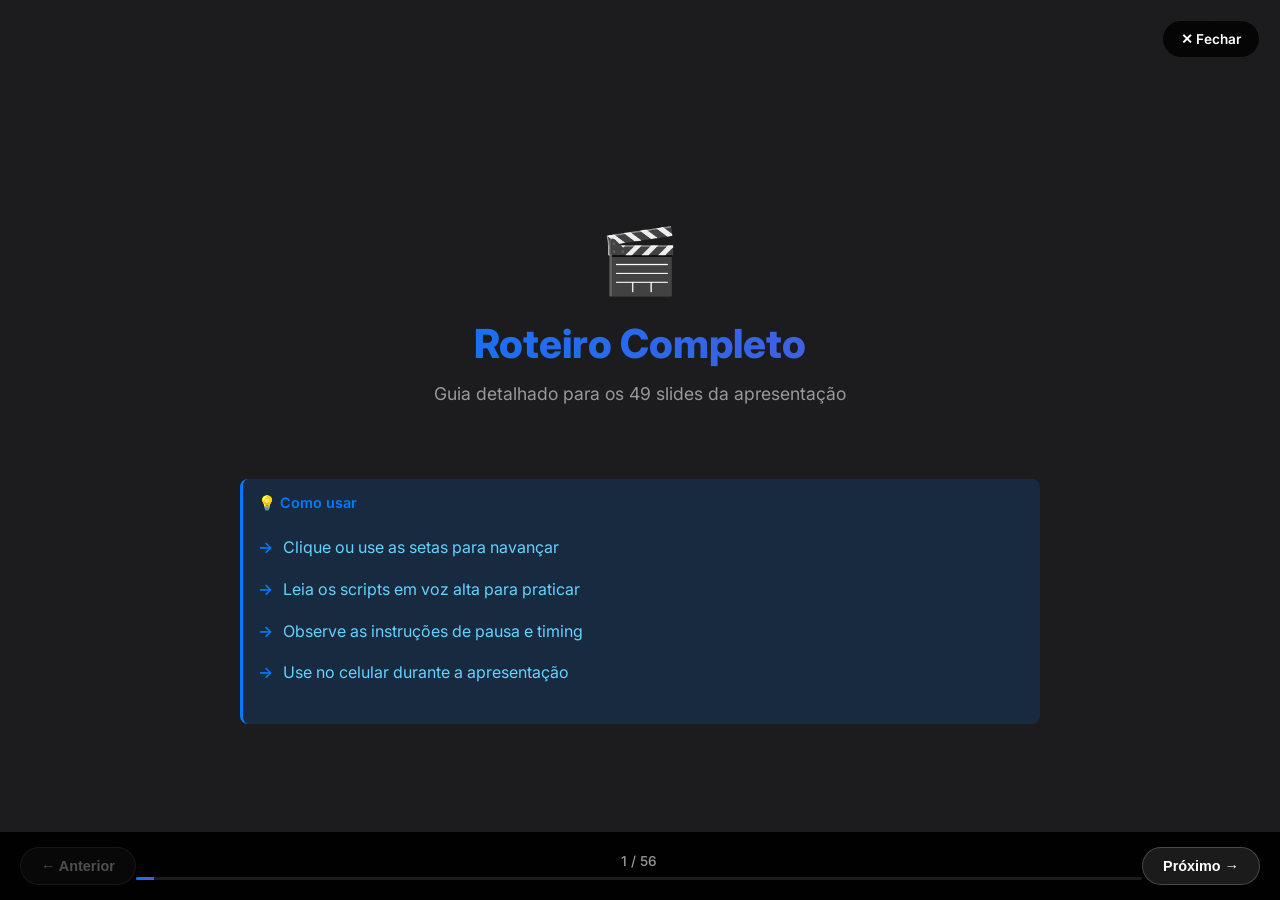
<file: roteiro-backup-v1.html>
<!DOCTYPE html>
<html lang="pt-BR">
<head>
    <meta charset="UTF-8">
    <meta name="viewport" content="width=device-width, initial-scale=1.0">
    <title>Roteiro Completo - Cobdesk</title>
    <style>
        @import url('https://fonts.googleapis.com/css2?family=Inter:wght@300;400;500;600;700;800&display=swap');
        
        * {
            margin: 0;
            padding: 0;
            box-sizing: border-box;
        }

        body {
            font-family: 'Inter', -apple-system, BlinkMacSystemFont, sans-serif;
            background: #1C1C1E;
            color: #FFFFFF;
            overflow: hidden;
            -webkit-font-smoothing: antialiased;
        }

        .slide {
            position: absolute;
            top: 0;
            left: 0;
            width: 100%;
            height: 100vh;
            display: flex;
            align-items: center;
            justify-content: center;
            opacity: 0;
            visibility: hidden;
            transition: opacity 0.5s ease;
            padding: 30px 20px;
            overflow-y: auto;
        }

        .slide.active {
            opacity: 1;
            visibility: visible;
            z-index: 1;
        }

        .slide-content {
            max-width: 800px;
            width: 100%;
        }

        .slide-header {
            margin-bottom: 25px;
            padding-bottom: 15px;
            border-bottom: 2px solid rgba(255, 255, 255, 0.1);
        }

        .slide-number {
            font-size: 0.85rem;
            color: #007AFF;
            font-weight: 600;
            text-transform: uppercase;
            letter-spacing: 1px;
            margin-bottom: 8px;
        }

        .slide-title {
            font-size: 1.8rem;
            font-weight: 700;
            color: #FFFFFF;
            line-height: 1.3;
        }

        .slide-timing {
            font-size: 0.75rem;
            color: #98989D;
            margin-top: 8px;
        }

        .script-section {
            background: rgba(255, 255, 255, 0.05);
            border-radius: 16px;
            padding: 20px;
            margin-bottom: 20px;
        }

        .script-label {
            font-size: 0.75rem;
            text-transform: uppercase;
            letter-spacing: 1px;
            color: #007AFF;
            font-weight: 600;
            margin-bottom: 12px;
        }

        .script-text {
            font-size: 1.1rem;
            line-height: 1.7;
            color: #FFFFFF;
        }

        .script-text em {
            color: #FFD60A;
            font-style: normal;
            font-weight: 600;
        }

        .script-text strong {
            color: #30D158;
            font-weight: 600;
        }

        .instruction {
            background: rgba(255, 149, 0, 0.15);
            border-left: 3px solid #FF9500;
            padding: 12px 15px;
            margin: 15px 0;
            border-radius: 8px;
            font-size: 0.95rem;
            color: #FFD60A;
        }

        .pause {
            background: rgba(255, 59, 48, 0.15);
            border-left: 3px solid #FF3B30;
            padding: 12px 15px;
            margin: 15px 0;
            border-radius: 8px;
            font-size: 0.95rem;
            color: #FF9F0A;
            text-align: center;
            font-weight: 600;
        }

        .tip {
            background: rgba(0, 122, 255, 0.15);
            border-left: 3px solid #007AFF;
            padding: 15px;
            margin: 15px 0;
            border-radius: 8px;
            font-size: 0.9rem;
            color: #64D2FF;
        }

        .tip-title {
            font-weight: 600;
            margin-bottom: 8px;
            color: #007AFF;
        }

        ul {
            list-style: none;
            padding: 0;
            margin: 15px 0;
        }

        ul li {
            padding: 8px 0 8px 25px;
            position: relative;
            font-size: 1rem;
            line-height: 1.6;
        }

        ul li::before {
            content: "→";
            position: absolute;
            left: 0;
            color: #007AFF;
            font-weight: 600;
        }

        .nav-bar {
            position: fixed;
            bottom: 0;
            left: 0;
            right: 0;
            background: rgba(0, 0, 0, 0.95);
            backdrop-filter: blur(20px);
            border-top: 1px solid rgba(255, 255, 255, 0.1);
            padding: 15px 20px;
            display: flex;
            justify-content: space-between;
            align-items: center;
            z-index: 100;
        }

        .nav-button {
            background: rgba(255, 255, 255, 0.1);
            border: 1px solid rgba(255, 255, 255, 0.2);
            color: #FFFFFF;
            padding: 10px 20px;
            border-radius: 20px;
            font-size: 0.9rem;
            font-weight: 600;
            cursor: pointer;
            transition: all 0.3s ease;
            min-width: 80px;
        }

        .nav-button:active {
            transform: scale(0.95);
        }

        .nav-button:disabled {
            opacity: 0.3;
            cursor: not-allowed;
        }

        .nav-progress {
            flex: 1;
            text-align: center;
            font-size: 0.85rem;
            color: #98989D;
            font-weight: 500;
        }

        .progress-bar {
            height: 3px;
            background: rgba(255, 255, 255, 0.1);
            border-radius: 2px;
            overflow: hidden;
            margin-top: 8px;
        }

        .progress-fill {
            height: 100%;
            background: linear-gradient(90deg, #007AFF, #5856D6);
            transition: width 0.3s ease;
        }

        .home-button {
            position: fixed;
            top: 20px;
            right: 20px;
            background: rgba(0, 0, 0, 0.8);
            backdrop-filter: blur(20px);
            border: 1px solid rgba(255, 255, 255, 0.1);
            color: #FFFFFF;
            padding: 10px 18px;
            border-radius: 20px;
            font-size: 0.85rem;
            font-weight: 600;
            text-decoration: none;
            z-index: 100;
        }

        .section-divider {
            text-align: center;
            padding: 60px 20px;
        }

        .section-divider .icon {
            font-size: 4rem;
            margin-bottom: 20px;
        }

        .section-divider h2 {
            font-size: 2.5rem;
            font-weight: 800;
            background: linear-gradient(135deg, #007AFF, #5856D6);
            -webkit-background-clip: text;
            -webkit-text-fill-color: transparent;
            margin-bottom: 15px;
        }

        .section-divider p {
            font-size: 1.1rem;
            color: #98989D;
        }

        @media (max-width: 480px) {
            .slide { padding: 20px 15px 100px; }
            .slide-title { font-size: 1.5rem; }
            .script-text { font-size: 1rem; }
            .section-divider h2 { font-size: 2rem; }
            .section-divider .icon { font-size: 3rem; }
        }
    </style>
</head>
<body>
    <a href="index.html" class="home-button">✕ Fechar</a>

    <!-- Slide 0: Intro -->
    <div class="slide active">
        <div class="slide-content">
            <div class="section-divider">
                <div class="icon">🎬</div>
                <h2>Roteiro Completo</h2>
                <p>Guia detalhado para os 49 slides da apresentação</p>
            </div>
            <div class="tip">
                <div class="tip-title">💡 Como usar</div>
                <ul>
                    <li>Clique ou use as setas para navançar</li>
                    <li>Leia os scripts em voz alta para praticar</li>
                    <li>Observe as instruções de pausa e timing</li>
                    <li>Use no celular durante a apresentação</li>
                </ul>
            </div>
        </div>
    </div>

    <!-- Slide 1: Preparação -->
    <div class="slide">
        <div class="slide-content">
            <div class="slide-header">
                <div class="slide-number">Preparação</div>
                <div class="slide-title">Antes de Começar</div>
            </div>
            <div class="tip">
                <div class="tip-title">✅ Checklist Técnico</div>
                <ul>
                    <li>Acesse o Caleidoscópio</li>
                    <li>Teste navegação em tela cheia (F11)</li>
                    <li>Verifique conexão com internet</li>
                    <li>Tenha link do Cobdesk aberto</li>
                </ul>
            </div>
            <div class="script-section">
                <div class="script-label">Escolha da Sequência</div>
                <ul>
                    <li><strong>1→2→3:</strong> Cronológica (primeira apresentação)</li>
                    <li><strong>3→1→2:</strong> Solução primeiro (audiência técnica)</li>
                    <li><strong>2→3→1:</strong> Problema-solução (investidores)</li>
                </ul>
            </div>
        </div>
    </div>

    <!-- PARTE 1 -->
    <div class="slide">
        <div class="slide-content">
            <div class="section-divider">
                <div class="icon">📖</div>
                <h2>Parte 1</h2>
                <p>A Jornada de André Calabró</p>
                <div class="slide-timing">⏱️ 14 slides • 12-15 minutos</div>
            </div>
        </div>
    </div>

    <!-- P1S1: Título -->
    <div class="slide">
        <div class="slide-content">
            <div class="slide-header">
                <div class="slide-number">Parte 1 • Slide 1/14</div>
                <div class="slide-title">Título</div>
            </div>
            <div class="pause">⏸️ PAUSA - Deixe o slide aparecer por 3 segundos</div>
            <div class="script-section">
                <div class="script-label">📢 Script</div>
                <div class="script-text">
                    "Boa tarde/Bom dia. Hoje vou contar uma história. Uma história de transformação, desafios e inovação. Esta é a história de como o Banco Pan revolucionou sua área de cobrança. E como toda grande história, ela tem um começo, um meio e um fim surpreendente. Vamos começar pela <em>Parte 1: A Jornada de André Calabró</em>."
                </div>
            </div>
            <div class="instruction">👆 CLIQUE para avançar</div>
        </div>
    </div>

    <!-- P1S2: A Chegada -->
    <div class="slide">
        <div class="slide-content">
            <div class="slide-header">
                <div class="slide-number">Parte 1 • Slide 2/14</div>
                <div class="slide-title">A Chegada</div>
            </div>
            <div class="script-section">
                <div class="script-label">📢 Script</div>
                <div class="script-text">
                    "Em 2023, <strong>André Calabró</strong> assume a liderança da área de cobrança do Banco Pan. E o que ele encontra? Um setor completamente esquecido. Baixo investimento, processos ultrapassados, e uma equipe desmotivada. Era o tipo de área que ninguém queria liderar. Mas André viu algo diferente. Ele viu <em>potencial</em>."
                </div>
            </div>
            <div class="pause">⏸️ PAUSA de 2 segundos</div>
            <div class="instruction">👆 CLIQUE para avançar</div>
        </div>
    </div>

    <!-- P1S3: Cenário Obsoleto -->
    <div class="slide">
        <div class="slide-content">
            <div class="slide-header">
                <div class="slide-number">Parte 1 • Slide 3/14</div>
                <div class="slide-title">O Cenário Obsoleto</div>
            </div>
            <div class="script-section">
                <div class="script-label">📢 Script</div>
                <div class="script-text">
                    "Mas antes de falar do potencial, vamos falar da realidade. André encontrou <em>quatro grandes problemas</em>:"
                </div>
            </div>
            <div class="instruction">👉 Aponte para cada card enquanto fala</div>
            <div class="script-section">
                <div class="script-text">
                    "<strong>Primeiro:</strong> Processos manuais. Tudo feito à mão, lento, ineficiente. <strong>Segundo:</strong> Sistemas antigos. Ferramentas pesadas que mais atrapalhavam do que ajudavam. <strong>Terceiro:</strong> Equipe desmotivada. Alto turnover, baixo engajamento. E <strong>quarto:</strong> Baixa performance. Os resultados estavam muito abaixo do potencial."
                </div>
            </div>
            <div class="pause">⏸️ PAUSA de 3 segundos</div>
            <div class="script-section">
                <div class="script-text">
                    "A pergunta era: <em>como transformar isso?</em>"
                </div>
            </div>
            <div class="instruction">👆 CLIQUE para avançar</div>
        </div>
    </div>

    <!-- P1S4: Squads -->
    <div class="slide">
        <div class="slide-content">
            <div class="slide-header">
                <div class="slide-number">Parte 1 • Slide 4/14</div>
                <div class="slide-title">Desenvolvimento de Squads</div>
            </div>
            <div class="script-section">
                <div class="script-label">📢 Script</div>
                <div class="script-text">
                    "A primeira decisão de André foi revolucionária: ele implementou <strong>squads</strong>. Equipes ágeis e autônomas, com poder de decisão. Não era mais um modelo top-down tradicional. Eram times multidisciplinares, trabalhando com metodologia ágil, focados em resultados concretos."
                </div>
            </div>
            <div class="pause">⏸️ PAUSA de 2 segundos</div>
            <div class="script-section">
                <div class="script-text">
                    "Isso mudou <em>completamente</em> a dinâmica da área."
                </div>
            </div>
            <div class="instruction">👆 CLIQUE para avançar</div>
        </div>
    </div>

    <!-- P1S5: APIs -->
    <div class="slide">
        <div class="slide-content">
            <div class="slide-header">
                <div class="slide-number">Parte 1 • Slide 5/14</div>
                <div class="slide-title">Abertura de APIs</div>
            </div>
            <div class="script-section">
                <div class="script-label">📢 Script</div>
                <div class="script-text">
                    "Mas squads sozinhos não bastam. Era preciso tecnologia. André iniciou a <strong>abertura de APIs</strong> para integrar sistemas e automatizar fluxos. Dados que antes ficavam presos em planilhas agora fluíam automaticamente entre plataformas. A operação começava a respirar."
                </div>
            </div>
            <div class="instruction">👆 CLIQUE para avançar</div>
        </div>
    </div>

    <!-- P1S6: Visão Tecnológica -->
    <div class="slide">
        <div class="slide-content">
            <div class="slide-header">
                <div class="slide-number">Parte 1 • Slide 6/14</div>
                <div class="slide-title">Visão Tecnológica no Time</div>
            </div>
            <div class="script-section">
                <div class="script-label">📢 Script</div>
                <div class="script-text">
                    "E não era só sobre tecnologia. Era sobre <em>pessoas</em>. André investiu pesado em capacitação. Treinamentos em novas tecnologias, cultura de inovação, mindset digital. Ele não estava apenas mudando processos. Ele estava mudando a <strong>mentalidade da equipe</strong>."
                </div>
            </div>
            <div class="pause">⏸️ PAUSA de 2 segundos</div>
            <div class="script-section">
                <div class="script-text">
                    "E isso fez <em>toda a diferença</em>."
                </div>
            </div>
            <div class="instruction">👆 CLIQUE para avançar</div>
        </div>
    </div>

    <!-- P1S7: Autoatendimento -->
    <div class="slide">
        <div class="slide-content">
            <div class="slide-header">
                <div class="slide-number">Parte 1 • Slide 7/14</div>
                <div class="slide-title">Implantação do Autoatendimento</div>
            </div>
            <div class="script-section">
                <div class="script-label">📢 Script</div>
                <div class="script-text">
                    "O próximo passo foi dar autonomia aos clientes. <strong>Chatbots inteligentes</strong>, atendimento 24/7, resolução rápida sem precisar falar com operador. O cliente ganhava agilidade, e a equipe ganhava tempo para focar em casos mais complexos. <em>Win-win</em>."
                </div>
            </div>
            <div class="instruction">👆 CLIQUE para avançar</div>
        </div>
    </div>

    <!-- P1S8: Automação -->
    <div class="slide">
        <div class="slide-content">
            <div class="slide-header">
                <div class="slide-number">Parte 1 • Slide 8/14</div>
                <div class="slide-title">Automação Mínima</div>
            </div>
            <div class="script-section">
                <div class="script-label">📢 Script</div>
                <div class="script-text">
                    "E então veio a automação. Entrada de dados automática, roteamento inteligente, relatórios gerados sozinhos, comunicações programadas. A equipe foi liberada das tarefas repetitivas para focar no que realmente importa: <strong>estratégia e relacionamento</strong>."
                </div>
            </div>
            <div class="instruction">👆 CLIQUE para avançar</div>
        </div>
    </div>

    <!-- P1S9: Resistência -->
    <div class="slide">
        <div class="slide-content">
            <div class="slide-header">
                <div class="slide-number">Parte 1 • Slide 9/14</div>
                <div class="slide-title">Resistência das Áreas</div>
            </div>
            <div class="script-section">
                <div class="script-label">📢 Script</div>
                <div class="script-text">
                    "Mas nem tudo são flores. Como toda transformação, essa encontrou <em>resistência</em>. Outras áreas do banco começaram a questionar. 'Por que mudar o que sempre funcionou?' 'Isso é muito arriscado.' 'Não temos orçamento para isso.' Os conflitos internos eram constantes."
                </div>
            </div>
            <div class="pause">⏸️ PAUSA dramática de 3 segundos</div>
            <div class="instruction">👆 CLIQUE para avançar</div>
        </div>
    </div>

    <!-- P1S10: Quebra da Resistência -->
    <div class="slide">
        <div class="slide-content">
            <div class="slide-header">
                <div class="slide-number">Parte 1 • Slide 10/14</div>
                <div class="slide-title">Quebra da Resistência</div>
            </div>
            <div class="script-section">
                <div class="script-label">📢 Script</div>
                <div class="script-text">
                    "Mas sabe o que quebra resistência? <strong>Resultados</strong>. E os resultados começaram a aparecer. Performance em alta, equipe engajada, processos mais eficientes. Os números não mentiam. E aos poucos, a resistência se transformou em apoio. Outras áreas começaram a querer aprender com a cobrança."
                </div>
            </div>
            <div class="pause">⏸️ PAUSA de 2 segundos</div>
            <div class="script-section">
                <div class="script-text">
                    "A transformação ganhou <em>momentum</em>."
                </div>
            </div>
            <div class="instruction">👆 CLIQUE para avançar</div>
        </div>
    </div>

    <!-- P1S11: Visão Não Concretizada -->
    <div class="slide">
        <div class="slide-content">
            <div class="slide-header">
                <div class="slide-number">Parte 1 • Slide 11/14</div>
                <div class="slide-title">A Visão Não Concretizada</div>
            </div>
            <div class="script-section">
                <div class="script-label">📢 Script</div>
                <div class="script-text">
                    "André tinha um <strong>terceiro objetivo</strong> em mente. Ele queria integrar tudo isso e levar para as empresas de cobrança parceiras. Criar um ecossistema completo. Mas..."
                </div>
            </div>
            <div class="pause">⏸️ PAUSA dramática de 3 segundos</div>
            <div class="instruction">👆 CLIQUE para avançar</div>
        </div>
    </div>

    <!-- P1S12: A Saída -->
    <div class="slide">
        <div class="slide-content">
            <div class="slide-header">
                <div class="slide-number">Parte 1 • Slide 12/14</div>
                <div class="slide-title">A Saída</div>
            </div>
            <div class="script-section">
                <div class="script-label">📢 Script</div>
                <div class="script-text">
                    "Antes de concretizar essa visão, <strong>André Calabró deixa o Banco Pan</strong>. A transformação estava em andamento, mas incompleta. O terceiro pilar do plano ficou pendente."
                </div>
            </div>
            <div class="pause">⏸️ PAUSA de 3 segundos</div>
            <div class="script-section">
                <div class="script-text">
                    "Mas a história <em>não termina aqui</em>."
                </div>
            </div>
            <div class="instruction">👆 CLIQUE para avançar</div>
        </div>
    </div>

    <!-- P1S13: O Legado -->
    <div class="slide">
        <div class="slide-content">
            <div class="slide-header">
                <div class="slide-number">Parte 1 • Slide 13/14</div>
                <div class="slide-title">O Legado</div>
            </div>
            <div class="script-section">
                <div class="script-label">📢 Script</div>
                <div class="script-text">
                    "André deixou uma <strong>base sólida</strong>. Squads funcionando, APIs rodando, autoatendimento ativo, automação básica implementada. O legado estava construído. Mas faltava alguém para continuar."
                </div>
            </div>
            <div class="instruction">👆 CLIQUE para avançar</div>
        </div>
    </div>

    <!-- P1S14: Continua -->
    <div class="slide">
        <div class="slide-content">
            <div class="slide-header">
                <div class="slide-number">Parte 1 • Slide 14/14</div>
                <div class="slide-title">A História Continua</div>
            </div>
            <div class="script-section">
                <div class="script-label">📢 Script</div>
                <div class="script-text">
                    "E esse alguém era <strong>Luciano</strong>. Ele permanece no banco e assume a continuidade da transformação. Mas o que acontecerá a seguir? Como ele vai lidar com o desafio?"
                </div>
            </div>
            <div class="pause">⏸️ PAUSA de 3 segundos</div>
            <div class="script-section">
                <div class="script-text">
                    "Isso nos leva à <em>Parte 2: A Busca pela Solução</em>."
                </div>
            </div>
            <div class="instruction">🔄 Na apresentação, clique em "Parte 2"</div>
        </div>
    </div>

    <!-- PARTE 2 -->
    <div class="slide">
        <div class="slide-content">
            <div class="section-divider">
                <div class="icon">🔍</div>
                <h2>Parte 2</h2>
                <p>A Busca pela Solução</p>
                <div class="slide-timing">⏱️ 19 slides • 15-18 minutos</div>
            </div>
        </div>
    </div>

    <!-- P2S1: Título -->
    <div class="slide">
        <div class="slide-content">
            <div class="slide-header">
                <div class="slide-number">Parte 2 • Slide 1/19</div>
                <div class="slide-title">Título</div>
            </div>
            <div class="pause">⏸️ PAUSA - Deixe o slide aparecer por 3 segundos</div>
            <div class="script-section">
                <div class="script-label">📢 Script</div>
                <div class="script-text">
                    "<em>Parte 2: A Busca pela Solução</em>. Esta é a história de Luciano. De como ele tentou, falhou, aprendeu e finalmente encontrou o caminho."
                </div>
            </div>
            <div class="instruction">👆 CLIQUE para avançar</div>
        </div>
    </div>

    <!-- P2S2: Luciano Assume -->
    <div class="slide">
        <div class="slide-content">
            <div class="slide-header">
                <div class="slide-number">Parte 2 • Slide 2/19</div>
                <div class="slide-title">Luciano Assume</div>
            </div>
            <div class="script-section">
                <div class="script-label">📢 Script</div>
                <div class="script-text">
                    "Com a saída de André, <strong>Luciano</strong> assume a continuidade da transformação. O legado estava construído, mas a pergunta permanecia: como evoluir ainda mais? Como concretizar aquela visão de integrar tudo com as empresas parceiras?"
                </div>
            </div>
            <div class="instruction">👆 CLIQUE para avançar</div>
        </div>
    </div>

    <!-- P2S3: Laboratório -->
    <div class="slide">
        <div class="slide-content">
            <div class="slide-header">
                <div class="slide-number">Parte 2 • Slide 3/19</div>
                <div class="slide-title">A Ideia do Laboratório</div>
            </div>
            <div class="script-section">
                <div class="script-label">📢 Script</div>
                <div class="script-text">
                    "Luciano teve uma ideia: criar um <strong>Laboratório de Inovação</strong>. Um ambiente controlado para testar novas soluções. Experimentar sem medo de errar. Iterar rapidamente. Era uma abordagem científica para a inovação."
                </div>
            </div>
            <div class="pause">⏸️ PAUSA de 2 segundos</div>
            <div class="script-section">
                <div class="script-text">
                    "E ele colocou em prática."
                </div>
            </div>
            <div class="instruction">👆 CLIQUE para avançar</div>
        </div>
    </div>

    <!-- P2S4-19: Continuar com todos os slides da Parte 2... -->
    <!-- Por questão de tamanho, vou adicionar os slides restantes de forma resumida -->

    <!-- P2S4: Laboratório em Ação -->
    <div class="slide">
        <div class="slide-content">
            <div class="slide-header">
                <div class="slide-number">Parte 2 • Slide 4/19</div>
                <div class="slide-title">O Laboratório em Ação</div>
            </div>
            <div class="script-section">
                <div class="script-label">📢 Script</div>
                <div class="script-text">
                    "O laboratório começou a funcionar. Experimentação de novas abordagens, métricas rigorosas, ajustes contínuos. Era um ambiente de aprendizado constante. E as coisas começaram a evoluir."
                </div>
            </div>
            <div class="instruction">👆 CLIQUE para avançar</div>
        </div>
    </div>

    <!-- P2S5: Resultados Satisfatórios -->
    <div class="slide">
        <div class="slide-content">
            <div class="slide-header">
                <div class="slide-number">Parte 2 • Slide 5/19</div>
                <div class="slide-title">Resultados Satisfatórios</div>
            </div>
            <div class="script-section">
                <div class="script-label">📢 Script</div>
                <div class="script-text">
                    "E tecnicamente, funcionou. As soluções desenvolvidas mostraram potencial. Os processos evoluíram em qualidade. Havia luz no fim do túnel."
                </div>
            </div>
            <div class="pause">⏸️ PAUSA de 2 segundos</div>
            <div class="script-section">
                <div class="script-text">
                    "Mas..."
                </div>
            </div>
            <div class="instruction">👆 CLIQUE para avançar</div>
        </div>
    </div>

    <!-- P2S6: Mas... -->
    <div class="slide">
        <div class="slide-content">
            <div class="slide-header">
                <div class="slide-number">Parte 2 • Slide 6/19</div>
                <div class="slide-title">Mas...</div>
            </div>
            <div class="script-section">
                <div class="script-label">📢 Script</div>
                <div class="script-text">
                    "Mas dois problemas críticos surgiram. Problemas que ameaçavam todo o projeto."
                </div>
            </div>
            <div class="pause">⏸️ PAUSA dramática de 3 segundos</div>
            <div class="instruction">👆 CLIQUE para avançar</div>
        </div>
    </div>

    <!-- P2S7: Custo Elevado -->
    <div class="slide">
        <div class="slide-content">
            <div class="slide-header">
                <div class="slide-number">Parte 2 • Slide 7/19</div>
                <div class="slide-title">Problema 1: Custo Elevado</div>
            </div>
            <div class="script-section">
                <div class="script-label">📢 Script</div>
                <div class="script-text">
                    "Primeiro problema: o custo. Manter o laboratório e escalar as soluções demandava recursos além do orçamento disponível. Era financeiramente inviável. Por mais que as soluções funcionassem, o investimento era proibitivo."
                </div>
            </div>
            <div class="pause">⏸️ PAUSA de 2 segundos</div>
            <div class="instruction">👆 CLIQUE para avançar</div>
        </div>
    </div>

    <!-- P2S8: Baixo Engajamento -->
    <div class="slide">
        <div class="slide-content">
            <div class="slide-header">
                <div class="slide-number">Parte 2 • Slide 8/19</div>
                <div class="slide-title">Problema 2: Baixo Engajamento</div>
            </div>
            <div class="script-section">
                <div class="script-label">📢 Script</div>
                <div class="script-text">
                    "E o segundo problema era ainda mais crítico: as empresas parceiras não engajaram. Havia resistência em adotar as novas soluções. Falta de adesão. E sem o engajamento das empresas, o ecossistema não se completava."
                </div>
            </div>
            <div class="pause">⏸️ PAUSA de 3 segundos</div>
            <div class="instruction">👆 CLIQUE para avançar</div>
        </div>
    </div>

    <!-- P2S9: Decisão Difícil -->
    <div class="slide">
        <div class="slide-content">
            <div class="slide-header">
                <div class="slide-number">Parte 2 • Slide 9/19</div>
                <div class="slide-title">A Decisão Difícil</div>
            </div>
            <div class="script-section">
                <div class="script-label">📢 Script</div>
                <div class="script-text">
                    "Luciano teve que tomar uma decisão difícil. E ele foi honesto consigo mesmo e com a equipe:"
                </div>
            </div>
            <div class="script-section">
                <div class="script-text">
                    "'Não podemos continuar investindo recursos em algo que não está gerando o retorno esperado. Precisamos pausar.'"
                </div>
            </div>
            <div class="pause">⏸️ PAUSA de 3 segundos</div>
            <div class="instruction">👆 CLIQUE para avançar</div>
        </div>
    </div>

    <!-- P2S10: Suspensão -->
    <div class="slide">
        <div class="slide-content">
            <div class="slide-header">
                <div class="slide-number">Parte 2 • Slide 10/19</div>
                <div class="slide-title">Suspensão do Projeto</div>
            </div>
            <div class="script-section">
                <div class="script-label">📢 Script</div>
                <div class="script-text">
                    "O laboratório foi pausado. Não cancelado. Pausado. Era uma pausa estratégica para repensar a abordagem. Às vezes, dar um passo atrás é necessário para dar dois passos à frente."
                </div>
            </div>
            <div class="instruction">👆 CLIQUE para avançar</div>
        </div>
    </div>

    <!-- P2S11: Alguns Meses Depois -->
    <div class="slide">
        <div class="slide-content">
            <div class="slide-header">
                <div class="slide-number">Parte 2 • Slide 11/19</div>
                <div class="slide-title">Alguns Meses Depois</div>
            </div>
            <div class="script-section">
                <div class="script-label">📢 Script</div>
                <div class="script-text">
                    "Alguns meses depois, Luciano muda de estratégia. Em vez de desenvolver internamente e tentar convencer as empresas a adotar, ele inverte a lógica: foca em <strong>capacitar as empresas</strong>."
                </div>
            </div>
            <div class="pause">⏸️ PAUSA de 2 segundos</div>
            <div class="script-section">
                <div class="script-text">
                    "Se elas estiverem prontas, a solução virá naturalmente."
                </div>
            </div>
            <div class="instruction">👆 CLIQUE para avançar</div>
        </div>
    </div>

    <!-- P2S12: Pedido de Maturidade -->
    <div class="slide">
        <div class="slide-content">
            <div class="slide-header">
                <div class="slide-number">Parte 2 • Slide 12/19</div>
                <div class="slide-title">Pedido de Maturidade Operacional</div>
            </div>
            <div class="instruction">👉 Aponte para os 3 cards horizontais</div>
            <div class="script-section">
                <div class="script-label">📢 Script</div>
                <div class="script-text">
                    "Luciano estabelece um processo claro: <strong>Diagnóstico</strong> do nível de maturidade, <strong>Metas claras</strong> de evolução, e <strong>Parceria</strong> - um compromisso mútuo de crescimento. Era uma parceria de verdade. Não era mais o banco impondo. Era uma construção conjunta."
                </div>
            </div>
            <div class="instruction">👆 CLIQUE para avançar</div>
        </div>
    </div>

    <!-- P2S13: O Tempo Passa -->
    <div class="slide">
        <div class="slide-content">
            <div class="slide-header">
                <div class="slide-number">Parte 2 • Slide 13/19</div>
                <div class="slide-title">O Tempo Passa</div>
            </div>
            <div class="script-section">
                <div class="script-label">📢 Script</div>
                <div class="script-text">
                    "E o tempo passa. As empresas trabalham em sua evolução. Luciano acompanha, apoia, mas não pressiona. E enquanto isso..."
                </div>
            </div>
            <div class="pause">⏸️ PAUSA dramática de 3 segundos</div>
            <div class="script-section">
                <div class="script-text">
                    "Algo inesperado estava sendo desenvolvido."
                </div>
            </div>
            <div class="instruction">👆 CLIQUE para avançar</div>
        </div>
    </div>

    <!-- P2S14: Cobcred Apresenta -->
    <div class="slide">
        <div class="slide-content">
            <div class="slide-header">
                <div class="slide-number">Parte 2 • Slide 14/19</div>
                <div class="slide-title">Cobcred Apresenta</div>
            </div>
            <div class="script-section">
                <div class="script-label">📢 Script</div>
                <div class="script-text">
                    "Uma das empresas parceiras, a <strong>Cobcred</strong>, traz uma surpresa. Eles desenvolveram algo. Algo completo. Algo que Luciano nem esperava."
                </div>
            </div>
            <div class="pause">⏸️ PAUSA de 2 segundos</div>
            <div class="script-section">
                <div class="script-text">
                    "O <em>Cobhub</em>."
                </div>
            </div>
            <div class="instruction">👆 CLIQUE para avançar</div>
        </div>
    </div>

    <!-- P2S15: A Revelação -->
    <div class="slide">
        <div class="slide-content">
            <div class="slide-header">
                <div class="slide-number">Parte 2 • Slide 15/19</div>
                <div class="slide-title">A Revelação</div>
            </div>
            <div class="script-section">
                <div class="script-label">📢 Script</div>
                <div class="script-text">
                    "A Cobcred apresenta o Cobhub. E não é um protótipo. É um <strong>ecossistema integrado</strong> para cobrança inteligente. Visão integrada, custo viável, inteligência artificial aplicada, gamificação. Tudo que Luciano tentou construir no laboratório, mas de uma forma sustentável e escalável."
                </div>
            </div>
            <div class="pause">⏸️ PAUSA de 3 segundos</div>
            <div class="instruction">👆 CLIQUE para avançar</div>
        </div>
    </div>

    <!-- P2S16: Luciano Conhece -->
    <div class="slide">
        <div class="slide-content">
            <div class="slide-header">
                <div class="slide-number">Parte 2 • Slide 16/19</div>
                <div class="slide-title">Luciano Conhece o Cobhub</div>
            </div>
            <div class="script-section">
                <div class="script-label">📢 Script</div>
                <div class="script-text">
                    "E quando Luciano vê, ele reconhece imediatamente:"
                </div>
            </div>
            <div class="script-section">
                <div class="script-text">
                    "'Isso é exatamente o que precisávamos. A visão que André tinha, mas que não conseguimos concretizar internamente, está aqui.'"
                </div>
            </div>
            <div class="pause">⏸️ PAUSA de 3 segundos</div>
            <div class="script-section">
                <div class="script-text">
                    "A solução não veio de dentro. Veio de uma <em>parceria verdadeira</em>."
                </div>
            </div>
            <div class="instruction">👆 CLIQUE para avançar</div>
        </div>
    </div>

    <!-- P2S17: O Novo Momento -->
    <div class="slide">
        <div class="slide-content">
            <div class="slide-header">
                <div class="slide-number">Parte 2 • Slide 17/19</div>
                <div class="slide-title">O Novo Momento</div>
            </div>
            <div class="script-section">
                <div class="script-label">📢 Script</div>
                <div class="script-text">
                    "A parceria entre Banco Pan e Cobcred começa. Soluções fragmentadas e caras dão lugar a um ecossistema integrado e viável. O que era impossível internamente se torna possível através da <strong>colaboração</strong>."
                </div>
            </div>
            <div class="instruction">👆 CLIQUE para avançar</div>
        </div>
    </div>

    <!-- P2S18: O Cobdesk Nasce -->
    <div class="slide">
        <div class="slide-content">
            <div class="slide-header">
                <div class="slide-number">Parte 2 • Slide 18/19</div>
                <div class="slide-title">O Cobdesk Nasce</div>
            </div>
            <div class="script-section">
                <div class="script-label">📢 Script</div>
                <div class="script-text">
                    "O Cobhub é adaptado, evolui, e se transforma no <strong>Cobdesk</strong>. A plataforma central que integra todas as ferramentas Cobby. O sonho de André, o esforço de Luciano, e a execução da Cobcred se unem em uma solução completa."
                </div>
            </div>
            <div class="pause">⏸️ PAUSA de 2 segundos</div>
            <div class="instruction">👆 CLIQUE para avançar</div>
        </div>
    </div>

    <!-- P2S19: Continua -->
    <div class="slide">
        <div class="slide-content">
            <div class="slide-header">
                <div class="slide-number">Parte 2 • Slide 19/19</div>
                <div class="slide-title">A Jornada Continua</div>
            </div>
            <div class="script-section">
                <div class="script-label">📢 Script</div>
                <div class="script-text">
                    "Mas o que exatamente é o Cobdesk? Quais são essas ferramentas Cobby? Como elas transformam a cobrança?"
                </div>
            </div>
            <div class="pause">⏸️ PAUSA de 3 segundos</div>
            <div class="script-section">
                <div class="script-text">
                    "Isso nos leva à <em>Parte 3: O Ecossistema Cobdesk</em>."
                </div>
            </div>
            <div class="instruction">🔄 Na apresentação, clique em "Parte 3"</div>
        </div>
    </div>

    <!-- PARTE 3 -->
    <div class="slide">
        <div class="slide-content">
            <div class="section-divider">
                <div class="icon">🎯</div>
                <h2>Parte 3</h2>
                <p>O Ecossistema Cobdesk</p>
                <div class="slide-timing">⏱️ 16 slides • 18-22 minutos</div>
            </div>
        </div>
    </div>

    <!-- P3S1: Título -->
    <div class="slide">
        <div class="slide-content">
            <div class="slide-header">
                <div class="slide-number">Parte 3 • Slide 1/16</div>
                <div class="slide-title">Título</div>
            </div>
            <div class="pause">⏸️ PAUSA - Deixe o slide aparecer por 3 segundos</div>
            <div class="script-section">
                <div class="script-label">📢 Script</div>
                <div class="script-text">
                    "<em>Parte 3: O Ecossistema Cobdesk</em>. Agora vamos mergulhar na solução. Vamos entender o que o Cobdesk realmente faz e como ele transforma cada etapa do processo de cobrança."
                </div>
            </div>
            <div class="instruction">👆 CLIQUE para avançar</div>
        </div>
    </div>

    <!-- P3S2: O Que Queremos Melhorar -->
    <div class="slide">
        <div class="slide-content">
            <div class="slide-header">
                <div class="slide-number">Parte 3 • Slide 2/16</div>
                <div class="slide-title">O Que Queremos Melhorar</div>
            </div>
            <div class="instruction">👉 Aponte para cada card enquanto fala</div>
            <div class="script-section">
                <div class="script-label">📢 Script</div>
                <div class="script-text">
                    "O Cobdesk foi desenhado pensando em quatro stakeholders: Para o <strong>operador</strong>: ferramentas simples, coaching contínuo e gamificação justa. Para o <strong>gestor</strong>: visibilidade 100%, insights acionáveis e orquestração por dado. Para o <strong>cliente</strong>: atendimento humano, rápido e ofertas personalizadas. E para a <strong>empresa</strong>: eficiência, previsibilidade e transformação cultural."
                </div>
            </div>
            <div class="pause">⏸️ PAUSA de 2 segundos</div>
            <div class="script-section">
                <div class="script-text">
                    "Todos ganham. E isso é feito através de <em>11 ferramentas Cobby</em>. Vamos conhecê-las."
                </div>
            </div>
            <div class="instruction">👆 CLIQUE para avançar</div>
        </div>
    </div>

    <!-- P3S3: Cobby Profile & Maps -->
    <div class="slide">
        <div class="slide-content">
            <div class="slide-header">
                <div class="slide-number">Parte 3 • Slide 3/16</div>
                <div class="slide-title">Cobby Profile & Cobby Maps</div>
            </div>
            <div class="script-section">
                <div class="script-label">📢 Script - Antes</div>
                <div class="script-text">
                    "Primeira ferramenta: <strong>Cobby Profile e Cobby Maps</strong>. No modelo tradicional, a contratação era baseada em CV e dinâmica padrão, com foco genérico. Todo mundo era tratado igual, sem considerar perfis comportamentais."
                </div>
            </div>
            <div class="pause">⏸️ PAUSA de 2 segundos</div>
            <div class="script-section">
                <div class="script-label">📢 Script - Agora</div>
                <div class="script-text">
                    "Com o Cobdesk, temos <em>perfil comportamental</em> que orienta o funil de contratação e a aderência por tipo de operação. Entendemos profundamente cada operador, alinhamos perfis para engajamento ideal e damos à liderança uma visão clara de comportamentos e preferências da equipe. A pessoa certa, no lugar certo, fazendo o que ela faz de melhor."
                </div>
            </div>
            <div class="instruction">👆 CLIQUE para avançar</div>
        </div>
    </div>

    <!-- P3S4: Streaming -->
    <div class="slide">
        <div class="slide-content">
            <div class="slide-header">
                <div class="slide-number">Parte 3 • Slide 4/16</div>
                <div class="slide-title">Streaming (Salas de Desenvolvimento)</div>
            </div>
            <div class="script-section">
                <div class="script-label">📢 Script - Antes</div>
                <div class="script-text">
                    "Segunda ferramenta: <strong>Streaming</strong>. No modelo tradicional, o treinamento era sala de aula mais prova. Estático, chato, desconectado da realidade."
                </div>
            </div>
            <div class="pause">⏸️ PAUSA de 2 segundos</div>
            <div class="script-section">
                <div class="script-label">📢 Script - Agora</div>
                <div class="script-text">
                    "Agora temos <em>ambientes colaborativos em tempo real</em> para cocriação, testes e evolução contínua. Integrado às plataformas mais adaptadas da nova geração — como Twitch e Discord — une interação, aprendizado e desenvolvimento ágil. O treinamento virou uma experiência viva."
                </div>
            </div>
            <div class="instruction">👆 CLIQUE para avançar</div>
        </div>
    </div>

    <!-- P3S5: Ilha dos Primeiros Passos -->
    <div class="slide">
        <div class="slide-content">
            <div class="slide-header">
                <div class="slide-number">Parte 3 • Slide 5/16</div>
                <div class="slide-title">Ilha dos Primeiros Passos</div>
            </div>
            <div class="script-section">
                <div class="script-label">📢 Script - Antes</div>
                <div class="script-text">
                    "Terceira ferramenta: <strong>Ilha dos Primeiros Passos</strong>. No onboarding tradicional, era uma semana em célula 'baby' ou direto na operação. Ou você afundava ou aprendia nadando."
                </div>
            </div>
            <div class="pause">⏸️ PAUSA de 2 segundos</div>
            <div class="script-section">
                <div class="script-label">📢 Script - Agora</div>
                <div class="script-text">
                    "Agora temos <em>15 dias de imersão mais teste prático</em>, seguidos de 90 dias de salas de sustentação com dicas dos top performers e distribuição de Cobby Coins. O novo operador não é jogado na água. Ele é preparado, acompanhado e recompensado desde o primeiro dia."
                </div>
            </div>
            <div class="instruction">👆 CLIQUE para avançar</div>
        </div>
    </div>

    <!-- P3S6: Cobby InsightCloud -->
    <div class="slide">
        <div class="slide-content">
            <div class="slide-header">
                <div class="slide-number">Parte 3 • Slide 6/16</div>
                <div class="slide-title">Cobby InsightCloud</div>
            </div>
            <div class="script-section">
                <div class="script-label">📢 Script - Antes</div>
                <div class="script-text">
                    "Quarta ferramenta: <strong>Cobby InsightCloud</strong>. No modelo tradicional, a qualidade era reciclagem por amostra e monitoria reativa. Você só descobria o problema depois que ele já tinha acontecido."
                </div>
            </div>
            <div class="pause">⏸️ PAUSA de 2 segundos</div>
            <div class="script-section">
                <div class="script-label">📢 Script - Agora</div>
                <div class="script-text">
                    "Agora temos uma plataforma que <em>transforma interações de voz e texto em fluxos inteligentes</em> da jornada do cliente. Ela revela gargalos, treina operadores e guia evolução contínua com insights práticos e acionáveis. A tão sonhada Nuvem de Contexto para sua operação. É a qualidade proativa, não reativa."
                </div>
            </div>
            <div class="instruction">👆 CLIQUE para avançar</div>
        </div>
    </div>

    <!-- P3S7: Cobby Growth Path -->
    <div class="slide">
        <div class="slide-content">
            <div class="slide-header">
                <div class="slide-number">Parte 3 • Slide 7/16</div>
                <div class="slide-title">Cobby Growth Path</div>
            </div>
            <div class="script-section">
                <div class="script-label">📢 Script - Antes</div>
                <div class="script-text">
                    "Quinta ferramenta: <strong>Cobby Growth Path</strong>. No modelo tradicional, o feedback era acompanhamento pós-produção, reativo. O operador só sabia como estava indo no final do mês."
                </div>
            </div>
            <div class="pause">⏸️ PAUSA de 2 segundos</div>
            <div class="script-section">
                <div class="script-label">📢 Script - Agora</div>
                <div class="script-text">
                    "Agora temos um <em>app no smartphone com métricas em tempo real e sugestões da IA</em>. O operador sabe exatamente onde está, para onde vai, e o que precisa fazer para chegar lá. É o GPS da carreira dele."
                </div>
            </div>
            <div class="instruction">👆 CLIQUE para avançar</div>
        </div>
    </div>

    <!-- P3S8: Cobby Bridge -->
    <div class="slide">
        <div class="slide-content">
            <div class="slide-header">
                <div class="slide-number">Parte 3 • Slide 8/16</div>
                <div class="slide-title">Cobby Bridge</div>
            </div>
            <div class="script-section">
                <div class="script-label">📢 Script - Antes</div>
                <div class="script-text">
                    "Sexta ferramenta: <strong>Cobby Bridge</strong>. No CRM tradicional, eram muitas abas e caminhos, pesado e confuso. O operador perdia mais tempo navegando no sistema do que falando com o cliente."
                </div>
            </div>
            <div class="pause">⏸️ PAUSA de 2 segundos</div>
            <div class="script-section">
                <div class="script-label">📢 Script - Agora</div>
                <div class="script-text">
                    "Agora temos um <em>CRM simplificado e 'skinnable'</em> que integra canais e muda a pele por campanha. O CRM que centraliza toda a jornada do cliente em uma única tela. Finalizações rápidas em poucos cliques. Otimização para WhatsApp e gamificação para engajar a equipe. É a ponte perfeita entre operador e cliente."
                </div>
            </div>
            <div class="instruction">👆 CLIQUE para avançar</div>
        </div>
    </div>

    <!-- P3S9: Cobby Bubble -->
    <div class="slide">
        <div class="slide-content">
            <div class="slide-header">
                <div class="slide-number">Parte 3 • Slide 9/16</div>
                <div class="slide-title">Cobby Bubble</div>
            </div>
            <div class="script-section">
                <div class="script-label">📢 Script - Antes</div>
                <div class="script-text">
                    "Sétima ferramenta: <strong>Cobby Bubble</strong>. No scoring tradicional, eram bureaus tipo prateleira — Lemit, Serasa. Todo mundo usava os mesmos scores genéricos."
                </div>
            </div>
            <div class="pause">⏸️ PAUSA de 2 segundos</div>
            <div class="script-section">
                <div class="script-label">📢 Script - Agora</div>
                <div class="script-text">
                    "Agora temos <em>segmentação por 'bolhas' de similaridade</em>, com estratégia e incentivo sob medida por cluster. O algoritmo inteligente de análise do cliente gera Scores de modulação de perfil para otimizar estratégias de cobrança. Cada cliente é único, e o Cobby Bubble entende isso."
                </div>
            </div>
            <div class="instruction">👆 CLIQUE para avançar</div>
        </div>
    </div>

    <!-- P3S10: Cobby Connect -->
    <div class="slide">
        <div class="slide-content">
            <div class="slide-header">
                <div class="slide-number">Parte 3 • Slide 10/16</div>
                <div class="slide-title">Cobby Connect</div>
            </div>
            <div class="script-section">
                <div class="script-label">📢 Script - Antes</div>
                <div class="script-text">
                    "Oitava ferramenta: <strong>Cobby Connect</strong>. Na intranet tradicional, eram informações básicas unidirecionais. Você lia, mas não interagia."
                </div>
            </div>
            <div class="pause">⏸️ PAUSA de 2 segundos</div>
            <div class="script-section">
                <div class="script-label">📢 Script - Agora</div>
                <div class="script-text">
                    "Agora temos uma <em>rede social interna</em>: feed, mural, networking e clima conectado à empresa. Plataforma gamificada e moderna para desenvolvimento da equipe, com oficinas de engajamento focadas em Educação Financeira, Evolução Digital e estudos práticos de IA aplicada ao dia a dia. É o LinkedIn interno da sua operação."
                </div>
            </div>
            <div class="instruction">👆 CLIQUE para avançar</div>
        </div>
    </div>

    <!-- P3S11: Cobby Bank + Store -->
    <div class="slide">
        <div class="slide-content">
            <div class="slide-header">
                <div class="slide-number">Parte 3 • Slide 11/16</div>
                <div class="slide-title">Cobby Bank + Store</div>
            </div>
            <div class="script-section">
                <div class="script-label">📢 Script - Antes</div>
                <div class="script-text">
                    "Nona ferramenta: <strong>Cobby Bank e Store</strong>. Nos incentivos tradicionais, eram padrões de RV e performance. Dinheiro no final do mês, se você batesse a meta."
                </div>
            </div>
            <div class="pause">⏸️ PAUSA de 2 segundos</div>
            <div class="script-section">
                <div class="script-label">📢 Script - Agora</div>
                <div class="script-text">
                    "Agora temos <em>gamificação diária</em>: Cobby Coins trocados por prêmios de acordo com a experiência. Plataforma de recompensas para operadores e líderes, estimulando performance, reconhecimento e motivação diária. Você não precisa esperar o final do mês para ser reconhecido."
                </div>
            </div>
            <div class="instruction">👆 CLIQUE para avançar</div>
        </div>
    </div>

    <!-- P3S12: Cobby da Sorte -->
    <div class="slide">
        <div class="slide-content">
            <div class="slide-header">
                <div class="slide-number">Parte 3 • Slide 12/16</div>
                <div class="slide-title">Cobby da Sorte + Rewards Center</div>
            </div>
            <div class="script-section">
                <div class="script-label">📢 Script - Antes</div>
                <div class="script-text">
                    "Décima ferramenta: <strong>Cobby da Sorte e Rewards Center</strong>. Na pós-cobrança tradicional, o foco era apenas na quitação. Cobrou, acabou."
                </div>
            </div>
            <div class="pause">⏸️ PAUSA de 2 segundos</div>
            <div class="script-section">
                <div class="script-label">📢 Script - Agora</div>
                <div class="script-text">
                    "Agora temos um <em>programa de recompensas voltado ao cliente</em>: ao pagar o boleto e enviar o comprovante, ele participa de benefícios e sorteios exclusivos. Token/recompensas, sorteios mensais e app de acompanhamento para retenção. O cliente não é punido por ter atrasado. Ele é recompensado por regularizar."
                </div>
            </div>
            <div class="instruction">👆 CLIQUE para avançar</div>
        </div>
    </div>

    <!-- P3S13: Cobby Open Finance + Maps -->
    <div class="slide">
        <div class="slide-content">
            <div class="slide-header">
                <div class="slide-number">Parte 3 • Slide 13/16</div>
                <div class="slide-title">Cobby Open Finance + Cobby Maps</div>
            </div>
            <div class="script-section">
                <div class="script-label">📢 Script - Antes</div>
                <div class="script-text">
                    "E finalmente, décima primeira ferramenta: <strong>Cobby Open Finance e Cobby Maps</strong>. Na gestão tradicional, o modelo era simplificado, com pouca visão analítica. Você sabia que tinha um problema, mas não sabia exatamente onde."
                </div>
            </div>
            <div class="pause">⏸️ PAUSA de 2 segundos</div>
            <div class="script-section">
                <div class="script-label">📢 Script - Agora</div>
                <div class="script-text">
                    "Agora temos <em>dashboards completos</em>: produtividade, PDI/PIP, pipeline de indicadores, mapa de liderança e 'Magic Grip'. E o Open Finance apresenta mensalmente o demonstrativo financeiro da sua operação, garantindo acesso seguro, clareza nos resultados e entendimento da saúde econômica do seu modelo de contrato. Você tem visão 360° da operação e das finanças."
                </div>
            </div>
            <div class="pause">⏸️ PAUSA de 3 segundos</div>
            <div class="script-section">
                <div class="script-text">
                    "E essas são as <strong>11 ferramentas Cobby</strong> que compõem o ecossistema Cobdesk."
                </div>
            </div>
            <div class="instruction">👆 CLIQUE para avançar</div>
        </div>
    </div>

    <!-- P3S14: O Impacto -->
    <div class="slide">
        <div class="slide-content">
            <div class="slide-header">
                <div class="slide-number">Parte 3 • Slide 14/16</div>
                <div class="slide-title">O Impacto</div>
            </div>
            <div class="instruction">👉 Aponte para cada estatística</div>
            <div class="script-section">
                <div class="script-label">📢 Script</div>
                <div class="script-text">
                    "E qual é o impacto de tudo isso? Mais de <strong>50% de aumento</strong> no engajamento dos operadores. <strong>100% de visibilidade</strong> das operações. Mais de <strong>40% de aumento</strong> na satisfação do cliente."
                </div>
            </div>
            <div class="pause">⏸️ PAUSA de 3 segundos</div>
            <div class="script-section">
                <div class="script-text">
                    "O Cobdesk transforma a cobrança de um centro de custo em um <em>centro de excelência</em>."
                </div>
            </div>
            <div class="instruction">👆 CLIQUE para avançar</div>
        </div>
    </div>

    <!-- P3S15: CTA -->
    <div class="slide">
        <div class="slide-content">
            <div class="slide-header">
                <div class="slide-number">Parte 3 • Slide 15/16</div>
                <div class="slide-title">Veja ao Vivo</div>
            </div>
            <div class="script-section">
                <div class="script-label">📢 Script</div>
                <div class="script-text">
                    "E agora, chegou a hora de você ver tudo isso na prática. Vou abrir o Cobdesk ao vivo e mostrar como o ecossistema funciona."
                </div>
            </div>
            <div class="instruction">🖱️ CLIQUE no botão "Acessar o Cobdesk" na apresentação</div>
            <div class="instruction">💻 Navegue pelo ambiente mostrando as principais funcionalidades</div>
        </div>
    </div>

    <!-- P3S16: Encerramento -->
    <div class="slide">
        <div class="slide-content">
            <div class="slide-header">
                <div class="slide-number">Encerramento</div>
                <div class="slide-title">Fechamento da Apresentação</div>
            </div>
            <div class="script-section">
                <div class="script-label">📢 Script Final</div>
                <div class="script-text">
                    "E essa é a história do Cobdesk. Uma história de transformação, perseverança e parceria. <strong>André Calabró</strong> plantou a semente. <strong>Luciano</strong> cultivou e teve a humildade de buscar ajuda. A <strong>Cobcred</strong> trouxe a solução. E juntos, criamos um ecossistema que transforma a cobrança de um problema em uma oportunidade."
                </div>
            </div>
            <div class="pause">⏸️ PAUSA de 3 segundos</div>
            <div class="script-section">
                <div class="script-text">
                    "Agora, estou à disposição para responder perguntas. Quem gostaria de começar?"
                </div>
            </div>
        </div>
    </div>

    <!-- Slide: Dicas Finais -->
    <div class="slide">
        <div class="slide-content">
            <div class="section-divider">
                <div class="icon">💡</div>
                <h2>Dicas Finais</h2>
            </div>
            <div class="tip">
                <div class="tip-title">🎭 Linguagem Corporal</div>
                <ul>
                    <li>Mantenha contato visual com a audiência</li>
                    <li>Use gestos para enfatizar pontos importantes</li>
                    <li>Movimente-se pelo espaço</li>
                    <li>Sorria nos momentos de conquista</li>
                </ul>
            </div>
            <div class="tip">
                <div class="tip-title">🎵 Ritmo e Tom</div>
                <ul>
                    <li>Varie o tom de voz para manter interesse</li>
                    <li>Use pausas estratégicas para criar suspense</li>
                    <li>Acelere em momentos de ação</li>
                    <li>Desacelere em momentos reflexivos</li>
                </ul>
            </div>
        </div>
    </div>

    <!-- Slide: Fim -->
    <div class="slide">
        <div class="slide-content">
            <div class="section-divider">
                <div class="icon">🚀</div>
                <h2>Boa Apresentação!</h2>
                <p>Você está pronto para apresentar</p>
            </div>
            <div class="tip">
                <div class="tip-title">✅ Lembre-se</div>
                <ul>
                    <li>Respire fundo antes de começar</li>
                    <li>Seja autêntico e apaixonado</li>
                    <li>Confie no roteiro, mas seja flexível</li>
                    <li>Divirta-se! A energia contagia</li>
                </ul>
            </div>
        </div>
    </div>

    <!-- Navigation Bar -->
    <div class="nav-bar">
        <button class="nav-button" id="btn-prev">← Anterior</button>
        <div class="nav-progress">
            <span id="current-slide">1</span> / <span id="total-slides">0</span>
            <div class="progress-bar">
                <div class="progress-fill" id="progress-fill"></div>
            </div>
        </div>
        <button class="nav-button" id="btn-next">Próximo →</button>
    </div>

    <script>
        let currentSlide = 0;
        const slides = document.querySelectorAll('.slide');
        const totalSlides = slides.length;
        
        const btnPrev = document.getElementById('btn-prev');
        const btnNext = document.getElementById('btn-next');
        const currentSlideEl = document.getElementById('current-slide');
        const totalSlidesEl = document.getElementById('total-slides');
        const progressFill = document.getElementById('progress-fill');

        totalSlidesEl.textContent = totalSlides;

        function goToSlide(n) {
            if (n < 0 || n >= totalSlides) return;
            
            slides[currentSlide].classList.remove('active');
            currentSlide = n;
            slides[currentSlide].classList.add('active');
            
            slides[currentSlide].scrollTop = 0;
            
            currentSlideEl.textContent = currentSlide + 1;
            progressFill.style.width = ((currentSlide + 1) / totalSlides * 100) + '%';
            
            btnPrev.disabled = currentSlide === 0;
            btnNext.disabled = currentSlide === totalSlides - 1;
        }

        function nextSlide() {
            if (currentSlide < totalSlides - 1) {
                goToSlide(currentSlide + 1);
            }
        }

        function prevSlide() {
            if (currentSlide > 0) {
                goToSlide(currentSlide - 1);
            }
        }

        btnNext.addEventListener('click', nextSlide);
        btnPrev.addEventListener('click', prevSlide);

        document.addEventListener('click', (e) => {
            if (!e.target.closest('.nav-bar') && !e.target.closest('.home-button')) {
                nextSlide();
            }
        });

        document.addEventListener('keydown', (e) => {
            if (e.key === 'ArrowRight' || e.key === ' ') {
                e.preventDefault();
                nextSlide();
            } else if (e.key === 'ArrowLeft') {
                e.preventDefault();
                prevSlide();
            }
        });

        let touchStartX = 0;
        let touchEndX = 0;

        document.addEventListener('touchstart', (e) => {
            touchStartX = e.changedTouches[0].screenX;
        });

        document.addEventListener('touchend', (e) => {
            touchEndX = e.changedTouches[0].screenX;
            handleSwipe();
        });

        function handleSwipe() {
            if (touchEndX < touchStartX - 50) {
                nextSlide();
            }
            if (touchEndX > touchStartX + 50) {
                prevSlide();
            }
        }

        goToSlide(0);
    </script>
</body>
</html>
</file>
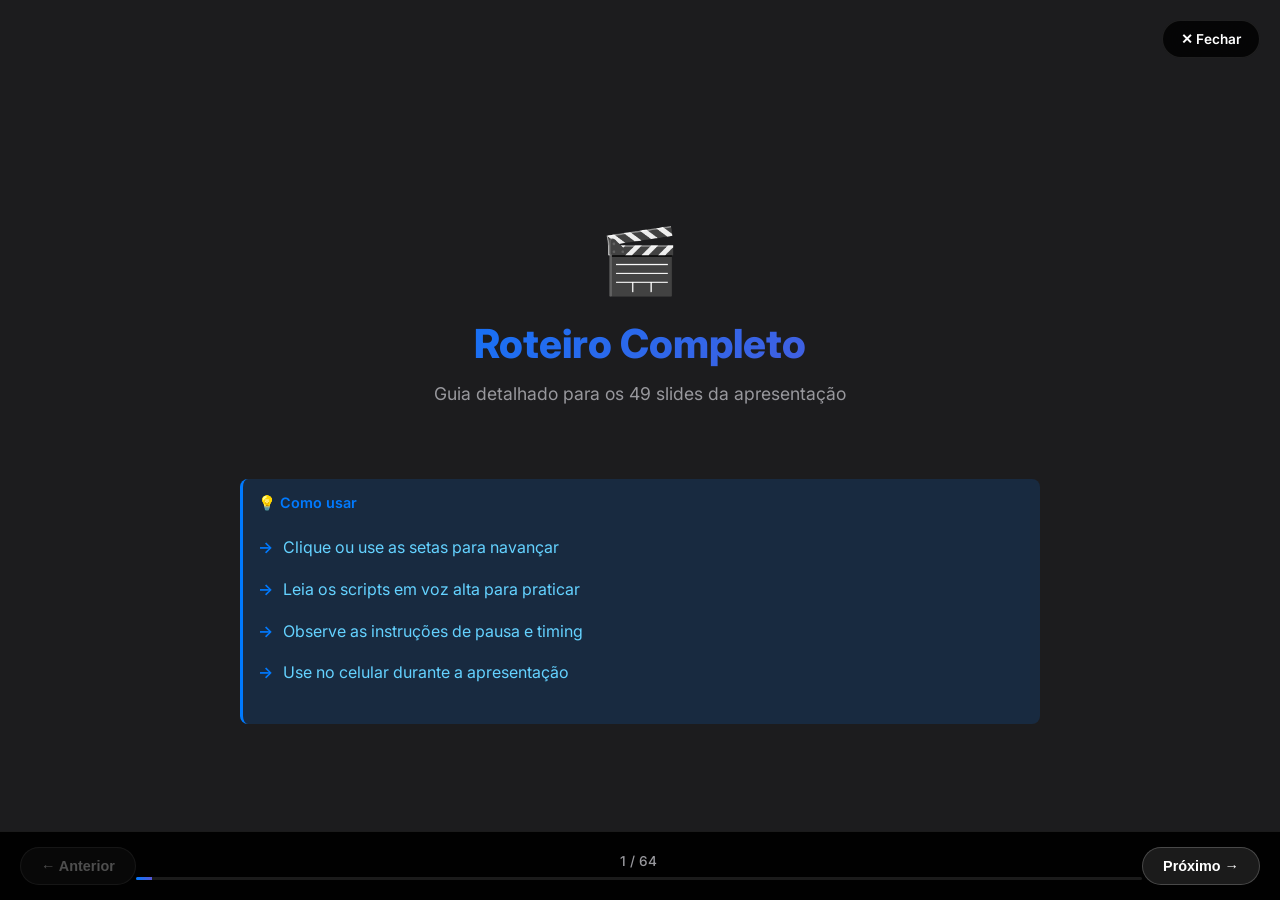
<file: roteiro.html>
<!DOCTYPE html>
<html lang="pt-BR">
<head>
    <meta charset="UTF-8">
    <meta name="viewport" content="width=device-width, initial-scale=1.0">
    <title>Roteiro Completo - Cobdesk</title>
    <style>
        @import url('https://fonts.googleapis.com/css2?family=Inter:wght@300;400;500;600;700;800&display=swap');
        
        * {
            margin: 0;
            padding: 0;
            box-sizing: border-box;
        }

        body {
            font-family: 'Inter', -apple-system, BlinkMacSystemFont, sans-serif;
            background: #1C1C1E;
            color: #FFFFFF;
            overflow: hidden;
            -webkit-font-smoothing: antialiased;
        }

        .slide {
            position: absolute;
            top: 0;
            left: 0;
            width: 100%;
            height: 100vh;
            display: flex;
            align-items: center;
            justify-content: center;
            opacity: 0;
            visibility: hidden;
            transition: opacity 0.5s ease;
            padding: 30px 20px;
            overflow-y: auto;
        }

        .slide.active {
            opacity: 1;
            visibility: visible;
            z-index: 1;
        }

        .slide-content {
            max-width: 800px;
            width: 100%;
        }

        .slide-header {
            margin-bottom: 25px;
            padding-bottom: 15px;
            border-bottom: 2px solid rgba(255, 255, 255, 0.1);
        }

        .slide-number {
            font-size: 0.85rem;
            color: #007AFF;
            font-weight: 600;
            text-transform: uppercase;
            letter-spacing: 1px;
            margin-bottom: 8px;
        }

        .slide-title {
            font-size: 1.8rem;
            font-weight: 700;
            color: #FFFFFF;
            line-height: 1.3;
        }

        .slide-timing {
            font-size: 0.75rem;
            color: #98989D;
            margin-top: 8px;
        }

        .script-section {
            background: rgba(255, 255, 255, 0.05);
            border-radius: 16px;
            padding: 20px;
            margin-bottom: 20px;
        }

        .script-label {
            font-size: 0.75rem;
            text-transform: uppercase;
            letter-spacing: 1px;
            color: #007AFF;
            font-weight: 600;
            margin-bottom: 12px;
        }

        .script-text {
            font-size: 1.1rem;
            line-height: 1.7;
            color: #FFFFFF;
        }

        .script-text em {
            color: #FFD60A;
            font-style: normal;
            font-weight: 600;
        }

        .script-text strong {
            color: #30D158;
            font-weight: 600;
        }

        .instruction {
            background: rgba(255, 149, 0, 0.15);
            border-left: 3px solid #FF9500;
            padding: 12px 15px;
            margin: 15px 0;
            border-radius: 8px;
            font-size: 0.95rem;
            color: #FFD60A;
        }

        .pause {
            background: rgba(255, 59, 48, 0.15);
            border-left: 3px solid #FF3B30;
            padding: 12px 15px;
            margin: 15px 0;
            border-radius: 8px;
            font-size: 0.95rem;
            color: #FF9F0A;
            text-align: center;
            font-weight: 600;
        }

        .tip {
            background: rgba(0, 122, 255, 0.15);
            border-left: 3px solid #007AFF;
            padding: 15px;
            margin: 15px 0;
            border-radius: 8px;
            font-size: 0.9rem;
            color: #64D2FF;
        }

        .tip-title {
            font-weight: 600;
            margin-bottom: 8px;
            color: #007AFF;
        }

        ul {
            list-style: none;
            padding: 0;
            margin: 15px 0;
        }

        ul li {
            padding: 8px 0 8px 25px;
            position: relative;
            font-size: 1rem;
            line-height: 1.6;
        }

        ul li::before {
            content: "→";
            position: absolute;
            left: 0;
            color: #007AFF;
            font-weight: 600;
        }

        .nav-bar {
            position: fixed;
            bottom: 0;
            left: 0;
            right: 0;
            background: rgba(0, 0, 0, 0.95);
            backdrop-filter: blur(20px);
            border-top: 1px solid rgba(255, 255, 255, 0.1);
            padding: 15px 20px;
            display: flex;
            justify-content: space-between;
            align-items: center;
            z-index: 100;
        }

        .nav-button {
            background: rgba(255, 255, 255, 0.1);
            border: 1px solid rgba(255, 255, 255, 0.2);
            color: #FFFFFF;
            padding: 10px 20px;
            border-radius: 20px;
            font-size: 0.9rem;
            font-weight: 600;
            cursor: pointer;
            transition: all 0.3s ease;
            min-width: 80px;
        }

        .nav-button:active {
            transform: scale(0.95);
        }

        .nav-button:disabled {
            opacity: 0.3;
            cursor: not-allowed;
        }

        .nav-progress {
            flex: 1;
            text-align: center;
            font-size: 0.85rem;
            color: #98989D;
            font-weight: 500;
        }

        .progress-bar {
            height: 3px;
            background: rgba(255, 255, 255, 0.1);
            border-radius: 2px;
            overflow: hidden;
            margin-top: 8px;
        }

        .progress-fill {
            height: 100%;
            background: linear-gradient(90deg, #007AFF, #5856D6);
            transition: width 0.3s ease;
        }

        .home-button {
            position: fixed;
            top: 20px;
            right: 20px;
            background: rgba(0, 0, 0, 0.8);
            backdrop-filter: blur(20px);
            border: 1px solid rgba(255, 255, 255, 0.1);
            color: #FFFFFF;
            padding: 10px 18px;
            border-radius: 20px;
            font-size: 0.85rem;
            font-weight: 600;
            text-decoration: none;
            z-index: 100;
        }

        .section-divider {
            text-align: center;
            padding: 60px 20px;
        }

        .section-divider .icon {
            font-size: 4rem;
            margin-bottom: 20px;
        }

        .section-divider h2 {
            font-size: 2.5rem;
            font-weight: 800;
            background: linear-gradient(135deg, #007AFF, #5856D6);
            -webkit-background-clip: text;
            -webkit-text-fill-color: transparent;
            margin-bottom: 15px;
        }

        .section-divider p {
            font-size: 1.1rem;
            color: #98989D;
        }

        @media (max-width: 480px) {
            .slide { padding: 20px 15px 100px; }
            .slide-title { font-size: 1.5rem; }
            .script-text { font-size: 1rem; }
            .section-divider h2 { font-size: 2rem; }
            .section-divider .icon { font-size: 3rem; }
        }
    </style>
</head>
<body>
    <a href="index.html" class="home-button">✕ Fechar</a>

    <!-- Slide 0: Intro -->
    <div class="slide active">
        <div class="slide-content">
            <div class="section-divider">
                <div class="icon">🎬</div>
                <h2>Roteiro Completo</h2>
                <p>Guia detalhado para os 49 slides da apresentação</p>
            </div>
            <div class="tip">
                <div class="tip-title">💡 Como usar</div>
                <ul>
                    <li>Clique ou use as setas para navançar</li>
                    <li>Leia os scripts em voz alta para praticar</li>
                    <li>Observe as instruções de pausa e timing</li>
                    <li>Use no celular durante a apresentação</li>
                </ul>
            </div>
        </div>
    </div>

    <!-- Slide 1: Preparação -->
    <div class="slide">
        <div class="slide-content">
            <div class="slide-header">
                <div class="slide-number">Preparação</div>
                <div class="slide-title">Antes de Começar</div>
            </div>
            <div class="tip">
                <div class="tip-title">✅ Checklist Técnico</div>
                <ul>
                    <li>Acesse o Caleidoscópio</li>
                    <li>Teste navegação em tela cheia (F11)</li>
                    <li>Verifique conexão com internet</li>
                    <li>Tenha link do Cobdesk aberto</li>
                </ul>
            </div>
            <div class="script-section">
                <div class="script-label">Escolha da Sequência</div>
                <ul>
                    <li><strong>1→2→3:</strong> Cronológica (primeira apresentação)</li>
                    <li><strong>3→1→2:</strong> Solução primeiro (audiência técnica)</li>
                    <li><strong>2→3→1:</strong> Problema-solução (investidores)</li>
                </ul>
            </div>
        </div>
    </div>

    <!-- PARTE 1 -->
    <div class="slide">
        <div class="slide-content">
            <div class="section-divider">
                <div class="icon">📖</div>
                <h2>Parte 1</h2>
                <p>A Jornada de André Calabró</p>
                <div class="slide-timing">⏱️ 14 slides • 12-15 minutos</div>
            </div>
        </div>
    </div>

    <!-- P1S1: Título -->
    <div class="slide">
        <div class="slide-content">
            <div class="slide-header">
                <div class="slide-number">Parte 1 • Slide 1/14</div>
                <div class="slide-title">Título</div>
            </div>
            <div class="pause">⏸️ PAUSA - Deixe o slide aparecer por 3 segundos</div>
            <div class="script-section">
                <div class="script-label">📢 Script</div>
                <div class="script-text">
                    "Boa tarde/Bom dia. Hoje vou contar uma história. Uma história de transformação, desafios e inovação. Esta é a história de como o Banco Pan revolucionou sua área de cobrança. E como toda grande história, ela tem um começo, um meio e um fim surpreendente. Vamos começar pela <em>Parte 1: A Jornada de André Calabró</em>."
                </div>
            </div>
            <div class="instruction">👆 CLIQUE para avançar</div>
        </div>
    </div>

    <!-- P1S2: A Chegada -->
    <div class="slide">
        <div class="slide-content">
            <div class="slide-header">
                <div class="slide-number">Parte 1 • Slide 2/14</div>
                <div class="slide-title">A Chegada</div>
            </div>
            <div class="script-section">
                <div class="script-label">📢 Script</div>
                <div class="script-text">
                    "Em 2023, <strong>André Calabró</strong> assume a liderança da área de cobrança do Banco Pan. E o que ele encontra? Um setor completamente esquecido. Baixo investimento, processos ultrapassados, e uma equipe desmotivada. Era o tipo de área que ninguém queria liderar. Mas André viu algo diferente. Ele viu <em>potencial</em>."
                </div>
            </div>
            <div class="pause">⏸️ PAUSA de 2 segundos</div>
            <div class="instruction">👆 CLIQUE para avançar</div>
        </div>
    </div>

    <!-- P1S3: Cenário Obsoleto -->
    <div class="slide">
        <div class="slide-content">
            <div class="slide-header">
                <div class="slide-number">Parte 1 • Slide 3/14</div>
                <div class="slide-title">O Cenário Obsoleto</div>
            </div>
            <div class="script-section">
                <div class="script-label">📢 Script</div>
                <div class="script-text">
                    "Mas antes de falar do potencial, vamos falar da realidade. André encontrou <em>quatro grandes problemas</em>:"
                </div>
            </div>
            <div class="instruction">👉 Aponte para cada card enquanto fala</div>
            <div class="script-section">
                <div class="script-text">
                    "<strong>Primeiro:</strong> Processos manuais. Tudo feito à mão, lento, ineficiente. <strong>Segundo:</strong> Sistemas antigos. Ferramentas pesadas que mais atrapalhavam do que ajudavam. <strong>Terceiro:</strong> Equipe desmotivada. Alto turnover, baixo engajamento. E <strong>quarto:</strong> Baixa performance. Os resultados estavam muito abaixo do potencial."
                </div>
            </div>
            <div class="pause">⏸️ PAUSA de 3 segundos</div>
            <div class="script-section">
                <div class="script-text">
                    "A pergunta era: <em>como transformar isso?</em>"
                </div>
            </div>
            <div class="instruction">👆 CLIQUE para avançar</div>
        </div>
    </div>

    <!-- P1S4: Squads -->
    <div class="slide">
        <div class="slide-content">
            <div class="slide-header">
                <div class="slide-number">Parte 1 • Slide 4/14</div>
                <div class="slide-title">Desenvolvimento de Squads</div>
            </div>
            <div class="script-section">
                <div class="script-label">📢 Script</div>
                <div class="script-text">
                    "A primeira decisão de André foi revolucionária: ele implementou <strong>squads</strong>. Equipes ágeis e autônomas, com poder de decisão. Não era mais um modelo top-down tradicional. Eram times multidisciplinares, trabalhando com metodologia ágil, focados em resultados concretos."
                </div>
            </div>
            <div class="pause">⏸️ PAUSA de 2 segundos</div>
            <div class="script-section">
                <div class="script-text">
                    "Isso mudou <em>completamente</em> a dinâmica da área."
                </div>
            </div>
            <div class="instruction">👆 CLIQUE para avançar</div>
        </div>
    </div>

    <!-- P1S5: APIs -->
    <div class="slide">
        <div class="slide-content">
            <div class="slide-header">
                <div class="slide-number">Parte 1 • Slide 5/14</div>
                <div class="slide-title">Abertura de APIs</div>
            </div>
            <div class="script-section">
                <div class="script-label">📢 Script</div>
                <div class="script-text">
                    "Mas squads sozinhos não bastam. Era preciso tecnologia. André iniciou a <strong>abertura de APIs</strong> para integrar sistemas e automatizar fluxos. Dados que antes ficavam presos em planilhas agora fluíam automaticamente entre plataformas. A operação começava a respirar."
                </div>
            </div>
            <div class="instruction">👆 CLIQUE para avançar</div>
        </div>
    </div>

    <!-- P1S6: Visão Tecnológica -->
    <div class="slide">
        <div class="slide-content">
            <div class="slide-header">
                <div class="slide-number">Parte 1 • Slide 6/14</div>
                <div class="slide-title">Visão Tecnológica no Time</div>
            </div>
            <div class="script-section">
                <div class="script-label">📢 Script</div>
                <div class="script-text">
                    "E não era só sobre tecnologia. Era sobre <em>pessoas</em>. André investiu pesado em capacitação. Treinamentos em novas tecnologias, cultura de inovação, mindset digital. Ele não estava apenas mudando processos. Ele estava mudando a <strong>mentalidade da equipe</strong>."
                </div>
            </div>
            <div class="pause">⏸️ PAUSA de 2 segundos</div>
            <div class="script-section">
                <div class="script-text">
                    "E isso fez <em>toda a diferença</em>."
                </div>
            </div>
            <div class="instruction">👆 CLIQUE para avançar</div>
        </div>
    </div>

    <!-- P1S7: Autoatendimento -->
    <div class="slide">
        <div class="slide-content">
            <div class="slide-header">
                <div class="slide-number">Parte 1 • Slide 7/14</div>
                <div class="slide-title">Implantação do Autoatendimento</div>
            </div>
            <div class="script-section">
                <div class="script-label">📢 Script</div>
                <div class="script-text">
                    "O próximo passo foi dar autonomia aos clientes. <strong>Chatbots inteligentes</strong>, atendimento 24/7, resolução rápida sem precisar falar com operador. O cliente ganhava agilidade, e a equipe ganhava tempo para focar em casos mais complexos. <em>Win-win</em>."
                </div>
            </div>
            <div class="instruction">👆 CLIQUE para avançar</div>
        </div>
    </div>

    <!-- P1S8: Automação -->
    <div class="slide">
        <div class="slide-content">
            <div class="slide-header">
                <div class="slide-number">Parte 1 • Slide 8/14</div>
                <div class="slide-title">Automação Mínima</div>
            </div>
            <div class="script-section">
                <div class="script-label">📢 Script</div>
                <div class="script-text">
                    "E então veio a automação. Entrada de dados automática, roteamento inteligente, relatórios gerados sozinhos, comunicações programadas. A equipe foi liberada das tarefas repetitivas para focar no que realmente importa: <strong>estratégia e relacionamento</strong>."
                </div>
            </div>
            <div class="instruction">👆 CLIQUE para avançar</div>
        </div>
    </div>

    <!-- P1S9: Resistência -->
    <div class="slide">
        <div class="slide-content">
            <div class="slide-header">
                <div class="slide-number">Parte 1 • Slide 9/14</div>
                <div class="slide-title">Resistência das Áreas</div>
            </div>
            <div class="script-section">
                <div class="script-label">📢 Script</div>
                <div class="script-text">
                    "Mas nem tudo são flores. Como toda transformação, essa encontrou <em>resistência</em>. Outras áreas do banco começaram a questionar. 'Por que mudar o que sempre funcionou?' 'Isso é muito arriscado.' 'Não temos orçamento para isso.' Os conflitos internos eram constantes."
                </div>
            </div>
            <div class="pause">⏸️ PAUSA dramática de 3 segundos</div>
            <div class="instruction">👆 CLIQUE para avançar</div>
        </div>
    </div>

    <!-- P1S10: Quebra da Resistência -->
    <div class="slide">
        <div class="slide-content">
            <div class="slide-header">
                <div class="slide-number">Parte 1 • Slide 10/14</div>
                <div class="slide-title">Quebra da Resistência</div>
            </div>
            <div class="script-section">
                <div class="script-label">📢 Script</div>
                <div class="script-text">
                    "Mas sabe o que quebra resistência? <strong>Resultados</strong>. E os resultados começaram a aparecer. Performance em alta, equipe engajada, processos mais eficientes. Os números não mentiam. E aos poucos, a resistência se transformou em apoio. Outras áreas começaram a querer aprender com a cobrança."
                </div>
            </div>
            <div class="pause">⏸️ PAUSA de 2 segundos</div>
            <div class="script-section">
                <div class="script-text">
                    "A transformação ganhou <em>momentum</em>."
                </div>
            </div>
            <div class="instruction">👆 CLIQUE para avançar</div>
        </div>
    </div>

    <!-- P1S11: Visão Não Concretizada -->
    <div class="slide">
        <div class="slide-content">
            <div class="slide-header">
                <div class="slide-number">Parte 1 • Slide 11/14</div>
                <div class="slide-title">A Visão Não Concretizada</div>
            </div>
            <div class="script-section">
                <div class="script-label">📢 Script</div>
                <div class="script-text">
                    "André tinha um <strong>terceiro objetivo</strong> em mente. Ele queria integrar tudo isso e levar para as empresas de cobrança parceiras. Criar um ecossistema completo. Mas..."
                </div>
            </div>
            <div class="pause">⏸️ PAUSA dramática de 3 segundos</div>
            <div class="instruction">👆 CLIQUE para avançar</div>
        </div>
    </div>

    <!-- P1S12: A Saída -->
    <div class="slide">
        <div class="slide-content">
            <div class="slide-header">
                <div class="slide-number">Parte 1 • Slide 12/14</div>
                <div class="slide-title">A Saída</div>
            </div>
            <div class="script-section">
                <div class="script-label">📢 Script</div>
                <div class="script-text">
                    "Antes de concretizar essa visão, <strong>André Calabró deixa o Banco Pan</strong>. A transformação estava em andamento, mas incompleta. O terceiro pilar do plano ficou pendente."
                </div>
            </div>
            <div class="pause">⏸️ PAUSA de 3 segundos</div>
            <div class="script-section">
                <div class="script-text">
                    "Mas a história <em>não termina aqui</em>."
                </div>
            </div>
            <div class="instruction">👆 CLIQUE para avançar</div>
        </div>
    </div>

    <!-- P1S13: O Legado -->
    <div class="slide">
        <div class="slide-content">
            <div class="slide-header">
                <div class="slide-number">Parte 1 • Slide 13/14</div>
                <div class="slide-title">O Legado</div>
            </div>
            <div class="script-section">
                <div class="script-label">📢 Script</div>
                <div class="script-text">
                    "André deixou uma <strong>base sólida</strong>. Squads funcionando, APIs rodando, autoatendimento ativo, automação básica implementada. O legado estava construído. Mas faltava alguém para continuar."
                </div>
            </div>
            <div class="instruction">👆 CLIQUE para avançar</div>
        </div>
    </div>

    <!-- P1S14: Continua -->
    <div class="slide">
        <div class="slide-content">
            <div class="slide-header">
                <div class="slide-number">Parte 1 • Slide 14/14</div>
                <div class="slide-title">A História Continua</div>
            </div>
            <div class="script-section">
                <div class="script-label">📢 Script</div>
                <div class="script-text">
                    "E esse alguém era <strong>Luciano</strong>. Ele permanece no banco e assume a continuidade da transformação. Mas o que acontecerá a seguir? Como ele vai lidar com o desafio?"
                </div>
            </div>
            <div class="pause">⏸️ PAUSA de 3 segundos</div>
            <div class="script-section">
                <div class="script-text">
                    "Isso nos leva à <em>Parte 2: A Busca pela Solução</em>."
                </div>
            </div>
            <div class="instruction">🔄 Na apresentação, clique em "Parte 2"</div>
        </div>
    </div>

    <!-- PARTE 2 -->
    <div class="slide">
        <div class="slide-content">
            <div class="section-divider">
                <div class="icon">🔍</div>
                <h2>Parte 2</h2>
                <p>A Busca pela Solução</p>
                <div class="slide-timing">⏱️ 19 slides • 15-18 minutos</div>
            </div>
        </div>
    </div>

    <!-- P2S1: Título -->
    <div class="slide">
        <div class="slide-content">
            <div class="slide-header">
                <div class="slide-number">Parte 2 • Slide 1/19</div>
                <div class="slide-title">Título</div>
            </div>
            <div class="pause">⏸️ PAUSA - Deixe o slide aparecer por 3 segundos</div>
            <div class="script-section">
                <div class="script-label">📢 Script</div>
                <div class="script-text">
                    "<em>Parte 2: A Busca pela Solução</em>. Esta é a história de Luciano. De como ele tentou, falhou, aprendeu e finalmente encontrou o caminho."
                </div>
            </div>
            <div class="instruction">👆 CLIQUE para avançar</div>
        </div>
    </div>

    <!-- P2S2: Luciano Assume -->
    <div class="slide">
        <div class="slide-content">
            <div class="slide-header">
                <div class="slide-number">Parte 2 • Slide 2/19</div>
                <div class="slide-title">Luciano Assume</div>
            </div>
            <div class="script-section">
                <div class="script-label">📢 Script</div>
                <div class="script-text">
                    "Com a saída de André, <strong>Luciano</strong> assume a continuidade da transformação. O legado estava construído, mas a pergunta permanecia: como evoluir ainda mais? Como concretizar aquela visão de integrar tudo com as empresas parceiras?"
                </div>
            </div>
            <div class="instruction">👆 CLIQUE para avançar</div>
        </div>
    </div>

    <!-- P2S3: Laboratório -->
    <div class="slide">
        <div class="slide-content">
            <div class="slide-header">
                <div class="slide-number">Parte 2 • Slide 3/19</div>
                <div class="slide-title">A Ideia do Laboratório</div>
            </div>
            <div class="script-section">
                <div class="script-label">📢 Script</div>
                <div class="script-text">
                    "Luciano teve uma ideia: criar um <strong>Laboratório de Inovação</strong>. Um ambiente controlado para testar novas soluções. Experimentar sem medo de errar. Iterar rapidamente. Era uma abordagem científica para a inovação."
                </div>
            </div>
            <div class="pause">⏸️ PAUSA de 2 segundos</div>
            <div class="script-section">
                <div class="script-text">
                    "E ele colocou em prática."
                </div>
            </div>
            <div class="instruction">👆 CLIQUE para avançar</div>
        </div>
    </div>

    <!-- P2S4-19: Continuar com todos os slides da Parte 2... -->
    <!-- Por questão de tamanho, vou adicionar os slides restantes de forma resumida -->

    <!-- P2S4: Laboratório em Ação -->
    <div class="slide">
        <div class="slide-content">
            <div class="slide-header">
                <div class="slide-number">Parte 2 • Slide 4/19</div>
                <div class="slide-title">O Laboratório em Ação</div>
            </div>
            <div class="script-section">
                <div class="script-label">📢 Script</div>
                <div class="script-text">
                    "O laboratório começou a funcionar. Experimentação de novas abordagens, métricas rigorosas, ajustes contínuos. Era um ambiente de aprendizado constante. E as coisas começaram a evoluir."
                </div>
            </div>
            <div class="instruction">👆 CLIQUE para avançar</div>
        </div>
    </div>

    <!-- P2S5: Resultados Satisfatórios -->
    <div class="slide">
        <div class="slide-content">
            <div class="slide-header">
                <div class="slide-number">Parte 2 • Slide 5/19</div>
                <div class="slide-title">Resultados Satisfatórios</div>
            </div>
            <div class="script-section">
                <div class="script-label">📢 Script</div>
                <div class="script-text">
                    "E tecnicamente, funcionou. As soluções desenvolvidas mostraram potencial. Os processos evoluíram em qualidade. Havia luz no fim do túnel."
                </div>
            </div>
            <div class="pause">⏸️ PAUSA de 2 segundos</div>
            <div class="script-section">
                <div class="script-text">
                    "Mas..."
                </div>
            </div>
            <div class="instruction">👆 CLIQUE para avançar</div>
        </div>
    </div>

    <!-- P2S6: Mas... -->
    <div class="slide">
        <div class="slide-content">
            <div class="slide-header">
                <div class="slide-number">Parte 2 • Slide 6/19</div>
                <div class="slide-title">Mas...</div>
            </div>
            <div class="script-section">
                <div class="script-label">📢 Script</div>
                <div class="script-text">
                    "Mas dois problemas críticos surgiram. Problemas que ameaçavam todo o projeto."
                </div>
            </div>
            <div class="pause">⏸️ PAUSA dramática de 3 segundos</div>
            <div class="instruction">👆 CLIQUE para avançar</div>
        </div>
    </div>

    <!-- P2S7: Custo Elevado -->
    <div class="slide">
        <div class="slide-content">
            <div class="slide-header">
                <div class="slide-number">Parte 2 • Slide 7/19</div>
                <div class="slide-title">Problema 1: Custo Elevado</div>
            </div>
            <div class="script-section">
                <div class="script-label">📢 Script</div>
                <div class="script-text">
                    "Primeiro problema: o custo. Manter o laboratório e escalar as soluções demandava recursos além do orçamento disponível. Era financeiramente inviável. Por mais que as soluções funcionassem, o investimento era proibitivo."
                </div>
            </div>
            <div class="pause">⏸️ PAUSA de 2 segundos</div>
            <div class="instruction">👆 CLIQUE para avançar</div>
        </div>
    </div>

    <!-- P2S8: Baixo Engajamento -->
    <div class="slide">
        <div class="slide-content">
            <div class="slide-header">
                <div class="slide-number">Parte 2 • Slide 8/19</div>
                <div class="slide-title">Problema 2: Baixo Engajamento</div>
            </div>
            <div class="script-section">
                <div class="script-label">📢 Script</div>
                <div class="script-text">
                    "E o segundo problema era ainda mais crítico: as empresas parceiras não engajaram. Havia resistência em adotar as novas soluções. Falta de adesão. E sem o engajamento das empresas, o ecossistema não se completava."
                </div>
            </div>
            <div class="pause">⏸️ PAUSA de 3 segundos</div>
            <div class="instruction">👆 CLIQUE para avançar</div>
        </div>
    </div>

    <!-- P2S9: Decisão Difícil -->
    <div class="slide">
        <div class="slide-content">
            <div class="slide-header">
                <div class="slide-number">Parte 2 • Slide 9/19</div>
                <div class="slide-title">A Decisão Difícil</div>
            </div>
            <div class="script-section">
                <div class="script-label">📢 Script</div>
                <div class="script-text">
                    "Luciano teve que tomar uma decisão difícil. E ele foi honesto consigo mesmo e com a equipe:"
                </div>
            </div>
            <div class="script-section">
                <div class="script-text">
                    "'Não podemos continuar investindo recursos em algo que não está gerando o retorno esperado. Precisamos pausar.'"
                </div>
            </div>
            <div class="pause">⏸️ PAUSA de 3 segundos</div>
            <div class="instruction">👆 CLIQUE para avançar</div>
        </div>
    </div>

    <!-- P2S10: Suspensão -->
    <div class="slide">
        <div class="slide-content">
            <div class="slide-header">
                <div class="slide-number">Parte 2 • Slide 10/19</div>
                <div class="slide-title">Suspensão do Projeto</div>
            </div>
            <div class="script-section">
                <div class="script-label">📢 Script</div>
                <div class="script-text">
                    "O laboratório foi pausado. Não cancelado. Pausado. Era uma pausa estratégica para repensar a abordagem. Às vezes, dar um passo atrás é necessário para dar dois passos à frente."
                </div>
            </div>
            <div class="instruction">👆 CLIQUE para avançar</div>
        </div>
    </div>

    <!-- P2S11: Alguns Meses Depois -->
    <div class="slide">
        <div class="slide-content">
            <div class="slide-header">
                <div class="slide-number">Parte 2 • Slide 11/19</div>
                <div class="slide-title">Alguns Meses Depois</div>
            </div>
            <div class="script-section">
                <div class="script-label">📢 Script</div>
                <div class="script-text">
                    "Alguns meses depois, Luciano muda de estratégia. Em vez de desenvolver internamente e tentar convencer as empresas a adotar, ele inverte a lógica: foca em <strong>capacitar as empresas</strong>."
                </div>
            </div>
            <div class="pause">⏸️ PAUSA de 2 segundos</div>
            <div class="script-section">
                <div class="script-text">
                    "Se elas estiverem prontas, a solução virá naturalmente."
                </div>
            </div>
            <div class="instruction">👆 CLIQUE para avançar</div>
        </div>
    </div>

    <!-- P2S12: Pedido de Maturidade -->
    <div class="slide">
        <div class="slide-content">
            <div class="slide-header">
                <div class="slide-number">Parte 2 • Slide 12/19</div>
                <div class="slide-title">Pedido de Maturidade Operacional</div>
            </div>
            <div class="instruction">👉 Aponte para os 3 cards horizontais</div>
            <div class="script-section">
                <div class="script-label">📢 Script</div>
                <div class="script-text">
                    "Luciano estabelece um processo claro: <strong>Diagnóstico</strong> do nível de maturidade, <strong>Metas claras</strong> de evolução, e <strong>Parceria</strong> - um compromisso mútuo de crescimento. Era uma parceria de verdade. Não era mais o banco impondo. Era uma construção conjunta."
                </div>
            </div>
            <div class="instruction">👆 CLIQUE para avançar</div>
        </div>
    </div>

    <!-- P2S13: O Tempo Passa -->
    <div class="slide">
        <div class="slide-content">
            <div class="slide-header">
                <div class="slide-number">Parte 2 • Slide 13/19</div>
                <div class="slide-title">O Tempo Passa</div>
            </div>
            <div class="script-section">
                <div class="script-label">📢 Script</div>
                <div class="script-text">
                    "E o tempo passa. As empresas trabalham em sua evolução. Luciano acompanha, apoia, mas não pressiona. E enquanto isso..."
                </div>
            </div>
            <div class="pause">⏸️ PAUSA dramática de 3 segundos</div>
            <div class="script-section">
                <div class="script-text">
                    "Algo inesperado estava sendo desenvolvido."
                </div>
            </div>
            <div class="instruction">👆 CLIQUE para avançar</div>
        </div>
    </div>

    <!-- P2S14: Cobcred Apresenta -->
    <div class="slide">
        <div class="slide-content">
            <div class="slide-header">
                <div class="slide-number">Parte 2 • Slide 14/19</div>
                <div class="slide-title">Cobcred Apresenta</div>
            </div>
            <div class="script-section">
                <div class="script-label">📢 Script</div>
                <div class="script-text">
                    "Uma das empresas parceiras, a <strong>Cobcred</strong>, traz uma surpresa. Eles desenvolveram algo. Algo completo. Algo que Luciano nem esperava."
                </div>
            </div>
            <div class="pause">⏸️ PAUSA de 2 segundos</div>
            <div class="script-section">
                <div class="script-text">
                    "O <em>Cobhub</em>."
                </div>
            </div>
            <div class="instruction">👆 CLIQUE para avançar</div>
        </div>
    </div>

    <!-- P2S15: A Revelação -->
    <div class="slide">
        <div class="slide-content">
            <div class="slide-header">
                <div class="slide-number">Parte 2 • Slide 15/19</div>
                <div class="slide-title">A Revelação</div>
            </div>
            <div class="script-section">
                <div class="script-label">📢 Script</div>
                <div class="script-text">
                    "A Cobcred apresenta o Cobhub. E não é um protótipo. É um <strong>ecossistema integrado</strong> para cobrança inteligente. Visão integrada, custo viável, inteligência artificial aplicada, gamificação. Tudo que Luciano tentou construir no laboratório, mas de uma forma sustentável e escalável."
                </div>
            </div>
            <div class="pause">⏸️ PAUSA de 3 segundos</div>
            <div class="instruction">👆 CLIQUE para avançar</div>
        </div>
    </div>

    <!-- P2S16: Luciano Conhece -->
    <div class="slide">
        <div class="slide-content">
            <div class="slide-header">
                <div class="slide-number">Parte 2 • Slide 16/19</div>
                <div class="slide-title">Luciano Conhece o Cobhub</div>
            </div>
            <div class="script-section">
                <div class="script-label">📢 Script</div>
                <div class="script-text">
                    "E quando Luciano vê, ele reconhece imediatamente:"
                </div>
            </div>
            <div class="script-section">
                <div class="script-text">
                    "'Isso é exatamente o que precisávamos. A visão que André tinha, mas que não conseguimos concretizar internamente, está aqui.'"
                </div>
            </div>
            <div class="pause">⏸️ PAUSA de 3 segundos</div>
            <div class="script-section">
                <div class="script-text">
                    "A solução não veio de dentro. Veio de uma <em>parceria verdadeira</em>."
                </div>
            </div>
            <div class="instruction">👆 CLIQUE para avançar</div>
        </div>
    </div>

    <!-- P2S17: O Novo Momento -->
    <div class="slide">
        <div class="slide-content">
            <div class="slide-header">
                <div class="slide-number">Parte 2 • Slide 17/19</div>
                <div class="slide-title">O Novo Momento</div>
            </div>
            <div class="script-section">
                <div class="script-label">📢 Script</div>
                <div class="script-text">
                    "A parceria entre Banco Pan e Cobcred começa. Soluções fragmentadas e caras dão lugar a um ecossistema integrado e viável. O que era impossível internamente se torna possível através da <strong>colaboração</strong>."
                </div>
            </div>
            <div class="instruction">👆 CLIQUE para avançar</div>
        </div>
    </div>

    <!-- P2S18: O Cobdesk Nasce -->
    <div class="slide">
        <div class="slide-content">
            <div class="slide-header">
                <div class="slide-number">Parte 2 • Slide 18/19</div>
                <div class="slide-title">O Cobdesk Nasce</div>
            </div>
            <div class="script-section">
                <div class="script-label">📢 Script</div>
                <div class="script-text">
                    "O Cobhub é adaptado, evolui, e se transforma no <strong>Cobdesk</strong>. A plataforma central que integra todas as ferramentas Cobby. O sonho de André, o esforço de Luciano, e a execução da Cobcred se unem em uma solução completa."
                </div>
            </div>
            <div class="pause">⏸️ PAUSA de 2 segundos</div>
            <div class="instruction">👆 CLIQUE para avançar</div>
        </div>
    </div>

    <!-- P2S19: Continua -->
    <div class="slide">
        <div class="slide-content">
            <div class="slide-header">
                <div class="slide-number">Parte 2 • Slide 19/19</div>
                <div class="slide-title">A Jornada Continua</div>
            </div>
            <div class="script-section">
                <div class="script-label">📢 Script</div>
                <div class="script-text">
                    "Mas o que exatamente é o Cobdesk? Quais são essas ferramentas Cobby? Como elas transformam a cobrança?"
                </div>
            </div>
            <div class="pause">⏸️ PAUSA de 3 segundos</div>
            <div class="script-section">
                <div class="script-text">
                    "Isso nos leva à <em>Parte 3: O Ecossistema Cobdesk</em>."
                </div>
            </div>
            <div class="instruction">🔄 Na apresentação, clique em "Parte 3"</div>
        </div>
    </div>

    <!-- PARTE 3 -->
    <div class="slide">
        <div class="slide-content">
            <div class="section-divider">
                <div class="icon">🎯</div>
                <h2>Parte 3</h2>
                <p>O Ecossistema Cobdesk</p>
                <div class="slide-timing">⏱️ 16 slides • 18-22 minutos</div>
            </div>
        </div>
    </div>

    <!-- P3S1: Título -->
    <div class="slide">
        <div class="slide-content">
            <div class="slide-header">
                <div class="slide-number">Parte 3 • Slide 1/16</div>
                <div class="slide-title">Título</div>
            </div>
            <div class="pause">⏸️ PAUSA - Deixe o slide aparecer por 3 segundos</div>
            <div class="script-section">
                <div class="script-label">📢 Script</div>
                <div class="script-text">
                    "<em>Parte 3: O Ecossistema Cobdesk</em>. Agora vamos mergulhar na solução. Vamos entender o que o Cobdesk realmente faz e como ele transforma cada etapa do processo de cobrança."
                </div>
            </div>
            <div class="instruction">👆 CLIQUE para avançar</div>
        </div>
    </div>

    <!-- P3S2: O Que Queremos Melhorar -->
    <div class="slide">
        <div class="slide-content">
            <div class="slide-header">
                <div class="slide-number">Parte 3 • Slide 2/16</div>
                <div class="slide-title">O Que Queremos Melhorar</div>
            </div>
            <div class="instruction">👉 Aponte para cada card enquanto fala</div>
            <div class="script-section">
                <div class="script-label">📢 Script</div>
                <div class="script-text">
                    "O Cobdesk foi desenhado pensando em quatro stakeholders: Para o <strong>operador</strong>: ferramentas simples, coaching contínuo e gamificação justa. Para o <strong>gestor</strong>: visibilidade 100%, insights acionáveis e orquestração por dado. Para o <strong>cliente</strong>: atendimento humano, rápido e ofertas personalizadas. E para a <strong>empresa</strong>: eficiência, previsibilidade e transformação cultural."
                </div>
            </div>
            <div class="pause">⏸️ PAUSA de 2 segundos</div>
            <div class="script-section">
                <div class="script-text">
                    "Todos ganham. E isso é feito através de <em>11 ferramentas Cobby</em>. Vamos conhecê-las."
                </div>
            </div>
            <div class="instruction">👆 CLIQUE para avançar</div>
        </div>
    </div>

    <!-- P3S3: Cobby Profile & Maps -->
    <div class="slide">
        <div class="slide-content">
            <div class="slide-header">
                <div class="slide-number">Parte 3 • Slide 3/16</div>
                <div class="slide-title">Cobby Profile & Cobby Maps</div>
            </div>
            <div class="script-section">
                <div class="script-label">📢 Script - Antes</div>
                <div class="script-text">
                    "Primeira ferramenta: <strong>Cobby Profile e Cobby Maps</strong>. No modelo tradicional, a contratação era baseada em CV e dinâmica padrão, com foco genérico. Todo mundo era tratado igual, sem considerar perfis comportamentais."
                </div>
            </div>
            <div class="pause">⏸️ PAUSA de 2 segundos</div>
            <div class="script-section">
                <div class="script-label">📢 Script - Agora</div>
                <div class="script-text">
                    "Com o Cobdesk, temos <em>perfil comportamental</em> que orienta o funil de contratação e a aderência por tipo de operação. Entendemos profundamente cada operador, alinhamos perfis para engajamento ideal e damos à liderança uma visão clara de comportamentos e preferências da equipe. A pessoa certa, no lugar certo, fazendo o que ela faz de melhor."
                </div>
            </div>
            <div class="instruction">👆 CLIQUE para avançar</div>
        </div>
    </div>

    <!-- P3S4: Streaming -->
    <div class="slide">
        <div class="slide-content">
            <div class="slide-header">
                <div class="slide-number">Parte 3 • Slide 4/16</div>
                <div class="slide-title">Streaming (Salas de Desenvolvimento)</div>
            </div>
            <div class="script-section">
                <div class="script-label">📢 Script - Antes</div>
                <div class="script-text">
                    "Segunda ferramenta: <strong>Streaming</strong>. No modelo tradicional, o treinamento era sala de aula mais prova. Estático, chato, desconectado da realidade."
                </div>
            </div>
            <div class="pause">⏸️ PAUSA de 2 segundos</div>
            <div class="script-section">
                <div class="script-label">📢 Script - Agora</div>
                <div class="script-text">
                    "Agora temos <em>ambientes colaborativos em tempo real</em> para cocriação, testes e evolução contínua. Integrado às plataformas mais adaptadas da nova geração — como Twitch e Discord — une interação, aprendizado e desenvolvimento ágil. O treinamento virou uma experiência viva."
                </div>
            </div>
            <div class="instruction">👆 CLIQUE para avançar</div>
        </div>
    </div>

    <!-- P3S5: Ilha dos Primeiros Passos -->
    <div class="slide">
        <div class="slide-content">
            <div class="slide-header">
                <div class="slide-number">Parte 3 • Slide 5/16</div>
                <div class="slide-title">Ilha dos Primeiros Passos</div>
            </div>
            <div class="script-section">
                <div class="script-label">📢 Script - Antes</div>
                <div class="script-text">
                    "Terceira ferramenta: <strong>Ilha dos Primeiros Passos</strong>. No onboarding tradicional, era uma semana em célula 'baby' ou direto na operação. Ou você afundava ou aprendia nadando."
                </div>
            </div>
            <div class="pause">⏸️ PAUSA de 2 segundos</div>
            <div class="script-section">
                <div class="script-label">📢 Script - Agora</div>
                <div class="script-text">
                    "Agora temos <em>15 dias de imersão mais teste prático</em>, seguidos de 90 dias de salas de sustentação com dicas dos top performers e distribuição de Cobby Coins. O novo operador não é jogado na água. Ele é preparado, acompanhado e recompensado desde o primeiro dia."
                </div>
            </div>
            <div class="instruction">👆 CLIQUE para avançar</div>
        </div>
    </div>

    <!-- P3S6: Cobby InsightCloud -->
    <div class="slide">
        <div class="slide-content">
            <div class="slide-header">
                <div class="slide-number">Parte 3 • Slide 6/16</div>
                <div class="slide-title">Cobby InsightCloud</div>
            </div>
            <div class="script-section">
                <div class="script-label">📢 Script - Antes</div>
                <div class="script-text">
                    "Quarta ferramenta: <strong>Cobby InsightCloud</strong>. No modelo tradicional, a qualidade era reciclagem por amostra e monitoria reativa. Você só descobria o problema depois que ele já tinha acontecido."
                </div>
            </div>
            <div class="pause">⏸️ PAUSA de 2 segundos</div>
            <div class="script-section">
                <div class="script-label">📢 Script - Agora</div>
                <div class="script-text">
                    "Agora temos uma plataforma que <em>transforma interações de voz e texto em fluxos inteligentes</em> da jornada do cliente. Ela revela gargalos, treina operadores e guia evolução contínua com insights práticos e acionáveis. A tão sonhada Nuvem de Contexto para sua operação. É a qualidade proativa, não reativa."
                </div>
            </div>
            <div class="instruction">👆 CLIQUE para avançar</div>
        </div>
    </div>

    <!-- P3S7: Cobby Growth Path -->
    <div class="slide">
        <div class="slide-content">
            <div class="slide-header">
                <div class="slide-number">Parte 3 • Slide 7/16</div>
                <div class="slide-title">Cobby Growth Path</div>
            </div>
            <div class="script-section">
                <div class="script-label">📢 Script - Antes</div>
                <div class="script-text">
                    "Quinta ferramenta: <strong>Cobby Growth Path</strong>. No modelo tradicional, o feedback era acompanhamento pós-produção, reativo. O operador só sabia como estava indo no final do mês."
                </div>
            </div>
            <div class="pause">⏸️ PAUSA de 2 segundos</div>
            <div class="script-section">
                <div class="script-label">📢 Script - Agora</div>
                <div class="script-text">
                    "Agora temos um <em>app no smartphone com métricas em tempo real e sugestões da IA</em>. O operador sabe exatamente onde está, para onde vai, e o que precisa fazer para chegar lá. É o GPS da carreira dele."
                </div>
            </div>
            <div class="instruction">👆 CLIQUE para avançar</div>
        </div>
    </div>

    <!-- P3S8: Cobby Bridge -->
    <div class="slide">
        <div class="slide-content">
            <div class="slide-header">
                <div class="slide-number">Parte 3 • Slide 8/16</div>
                <div class="slide-title">Cobby Bridge</div>
            </div>
            <div class="script-section">
                <div class="script-label">📢 Script - Antes</div>
                <div class="script-text">
                    "Sexta ferramenta: <strong>Cobby Bridge</strong>. No CRM tradicional, eram muitas abas e caminhos, pesado e confuso. O operador perdia mais tempo navegando no sistema do que falando com o cliente."
                </div>
            </div>
            <div class="pause">⏸️ PAUSA de 2 segundos</div>
            <div class="script-section">
                <div class="script-label">📢 Script - Agora</div>
                <div class="script-text">
                    "Agora temos um <em>CRM simplificado e 'skinnable'</em> que integra canais e muda a pele por campanha. O CRM que centraliza toda a jornada do cliente em uma única tela. Finalizações rápidas em poucos cliques. Otimização para WhatsApp e gamificação para engajar a equipe. É a ponte perfeita entre operador e cliente."
                </div>
            </div>
            <div class="instruction">👆 CLIQUE para avançar</div>
        </div>
    </div>

    <!-- P3S9: Cobby Bubble -->
    <div class="slide">
        <div class="slide-content">
            <div class="slide-header">
                <div class="slide-number">Parte 3 • Slide 9/16</div>
                <div class="slide-title">Cobby Bubble</div>
            </div>
            <div class="script-section">
                <div class="script-label">📢 Script - Antes</div>
                <div class="script-text">
                    "Sétima ferramenta: <strong>Cobby Bubble</strong>. No scoring tradicional, eram bureaus tipo prateleira — Lemit, Serasa. Todo mundo usava os mesmos scores genéricos."
                </div>
            </div>
            <div class="pause">⏸️ PAUSA de 2 segundos</div>
            <div class="script-section">
                <div class="script-label">📢 Script - Agora</div>
                <div class="script-text">
                    "Agora temos <em>segmentação por 'bolhas' de similaridade</em>, com estratégia e incentivo sob medida por cluster. O algoritmo inteligente de análise do cliente gera Scores de modulação de perfil para otimizar estratégias de cobrança. Cada cliente é único, e o Cobby Bubble entende isso."
                </div>
            </div>
            <div class="instruction">👆 CLIQUE para avançar</div>
        </div>
    </div>

    <!-- P3S10: Cobby Connect -->
    <div class="slide">
        <div class="slide-content">
            <div class="slide-header">
                <div class="slide-number">Parte 3 • Slide 10/16</div>
                <div class="slide-title">Cobby Connect</div>
            </div>
            <div class="script-section">
                <div class="script-label">📢 Script - Antes</div>
                <div class="script-text">
                    "Oitava ferramenta: <strong>Cobby Connect</strong>. Na intranet tradicional, eram informações básicas unidirecionais. Você lia, mas não interagia."
                </div>
            </div>
            <div class="pause">⏸️ PAUSA de 2 segundos</div>
            <div class="script-section">
                <div class="script-label">📢 Script - Agora</div>
                <div class="script-text">
                    "Agora temos uma <em>rede social interna</em>: feed, mural, networking e clima conectado à empresa. Plataforma gamificada e moderna para desenvolvimento da equipe, com oficinas de engajamento focadas em Educação Financeira, Evolução Digital e estudos práticos de IA aplicada ao dia a dia. É o LinkedIn interno da sua operação."
                </div>
            </div>
            <div class="instruction">👆 CLIQUE para avançar</div>
        </div>
    </div>

    <!-- P3S11: Cobby Bank + Store -->
    <div class="slide">
        <div class="slide-content">
            <div class="slide-header">
                <div class="slide-number">Parte 3 • Slide 11/16</div>
                <div class="slide-title">Cobby Bank + Store</div>
            </div>
            <div class="script-section">
                <div class="script-label">📢 Script - Antes</div>
                <div class="script-text">
                    "Nona ferramenta: <strong>Cobby Bank e Store</strong>. Nos incentivos tradicionais, eram padrões de RV e performance. Dinheiro no final do mês, se você batesse a meta."
                </div>
            </div>
            <div class="pause">⏸️ PAUSA de 2 segundos</div>
            <div class="script-section">
                <div class="script-label">📢 Script - Agora</div>
                <div class="script-text">
                    "Agora temos <em>gamificação diária</em>: Cobby Coins trocados por prêmios de acordo com a experiência. Plataforma de recompensas para operadores e líderes, estimulando performance, reconhecimento e motivação diária. Você não precisa esperar o final do mês para ser reconhecido."
                </div>
            </div>
            <div class="instruction">👆 CLIQUE para avançar</div>
        </div>
    </div>

    <!-- P3S12: Cobby da Sorte -->
    <div class="slide">
        <div class="slide-content">
            <div class="slide-header">
                <div class="slide-number">Parte 3 • Slide 12/16</div>
                <div class="slide-title">Cobby da Sorte + Rewards Center</div>
            </div>
            <div class="script-section">
                <div class="script-label">📢 Script - Antes</div>
                <div class="script-text">
                    "Décima ferramenta: <strong>Cobby da Sorte e Rewards Center</strong>. Na pós-cobrança tradicional, o foco era apenas na quitação. Cobrou, acabou."
                </div>
            </div>
            <div class="pause">⏸️ PAUSA de 2 segundos</div>
            <div class="script-section">
                <div class="script-label">📢 Script - Agora</div>
                <div class="script-text">
                    "Agora temos um <em>programa de recompensas voltado ao cliente</em>: ao pagar o boleto e enviar o comprovante, ele participa de benefícios e sorteios exclusivos. Token/recompensas, sorteios mensais e app de acompanhamento para retenção. O cliente não é punido por ter atrasado. Ele é recompensado por regularizar."
                </div>
            </div>
            <div class="instruction">👆 CLIQUE para avançar</div>
        </div>
    </div>

    <!-- P3S13: Cobby Open Finance + Maps -->
    <div class="slide">
        <div class="slide-content">
            <div class="slide-header">
                <div class="slide-number">Parte 3 • Slide 13/16</div>
                <div class="slide-title">Cobby Open Finance + Cobby Maps</div>
            </div>
            <div class="script-section">
                <div class="script-label">📢 Script - Antes</div>
                <div class="script-text">
                    "E finalmente, décima primeira ferramenta: <strong>Cobby Open Finance e Cobby Maps</strong>. Na gestão tradicional, o modelo era simplificado, com pouca visão analítica. Você sabia que tinha um problema, mas não sabia exatamente onde."
                </div>
            </div>
            <div class="pause">⏸️ PAUSA de 2 segundos</div>
            <div class="script-section">
                <div class="script-label">📢 Script - Agora</div>
                <div class="script-text">
                    "Agora temos <em>dashboards completos</em>: produtividade, PDI/PIP, pipeline de indicadores, mapa de liderança e 'Magic Grip'. E o Open Finance apresenta mensalmente o demonstrativo financeiro da sua operação, garantindo acesso seguro, clareza nos resultados e entendimento da saúde econômica do seu modelo de contrato. Você tem visão 360° da operação e das finanças."
                </div>
            </div>
            <div class="pause">⏸️ PAUSA de 3 segundos</div>
            <div class="script-section">
                <div class="script-text">
                    "E essas são as <strong>11 ferramentas Cobby</strong> que compõem o ecossistema Cobdesk."
                </div>
            </div>
            <div class="instruction">👆 CLIQUE para avançar</div>
        </div>
    </div>

    <!-- P3S14: O Impacto -->
    <div class="slide">
        <div class="slide-content">
            <div class="slide-header">
                <div class="slide-number">Parte 3 • Slide 14/16</div>
                <div class="slide-title">O Impacto</div>
            </div>
            <div class="instruction">👉 Aponte para cada estatística</div>
            <div class="script-section">
                <div class="script-label">📢 Script</div>
                <div class="script-text">
                    "E qual é o impacto de tudo isso? Mais de <strong>50% de aumento</strong> no engajamento dos operadores. <strong>100% de visibilidade</strong> das operações. Mais de <strong>40% de aumento</strong> na satisfação do cliente."
                </div>
            </div>
            <div class="pause">⏸️ PAUSA de 3 segundos</div>
            <div class="script-section">
                <div class="script-text">
                    "O Cobdesk transforma a cobrança de um centro de custo em um <em>centro de excelência</em>."
                </div>
            </div>
            <div class="instruction">👆 CLIQUE para avançar</div>
        </div>
    </div>

    <!-- P3S15: CTA -->
    <div class="slide">
        <div class="slide-content">
            <div class="slide-header">
                <div class="slide-number">Parte 3 • Slide 15/16</div>
                <div class="slide-title">Veja ao Vivo</div>
            </div>
            <div class="script-section">
                <div class="script-label">📢 Script</div>
                <div class="script-text">
                    "E agora, chegou a hora de você ver tudo isso na prática. Vou abrir o Cobdesk ao vivo e mostrar como o ecossistema funciona."
                </div>
            </div>
            <div class="instruction">🖱️ CLIQUE no botão "Acessar o Cobdesk" na apresentação</div>
            <div class="instruction">💻 Navegue pelo ambiente mostrando as principais funcionalidades</div>
        </div>
    </div>

    <!-- PARTE 4 -->
    <div class="slide">
        <div class="slide-content">
            <div class="section-divider">
                <div class="icon">🚀</div>
                <h2>Parte 4</h2>
                <p>Proposta de Piloto</p>
                <div class="slide-timing">⏱️ 7 slides • 8-10 minutos</div>
            </div>
        </div>
    </div>

    <!-- P4S1: Escopo do Piloto -->
    <div class="slide">
        <div class="slide-content">
            <div class="slide-header">
                <div class="slide-number">Parte 4 • Slide 1/7</div>
                <div class="slide-title">Escopo do Piloto</div>
            </div>
            <div class="script-section">
                <div class="script-label">📢 Script</div>
                <div class="script-text">
                    "Agora que você conhece todo o ecossistema, vamos falar sobre como implementar isso na sua operação. Preparamos uma <strong>proposta estruturada de piloto</strong>. O escopo é claro: uma carteira piloto definida, com volume controlado, permitindo validação completa antes da expansão."
                </div>
            </div>
            <div class="instruction">👆 CLIQUE para avançar</div>
        </div>
    </div>

    <!-- P4S2: KPIs -->
    <div class="slide">
        <div class="slide-content">
            <div class="slide-header">
                <div class="slide-number">Parte 4 • Slide 2/7</div>
                <div class="slide-title">KPIs de Acompanhamento</div>
            </div>
            <div class="script-section">
                <div class="script-label">📢 Script</div>
                <div class="script-text">
                    "Vamos acompanhar KPIs claros para avaliar o sucesso: <strong>taxa de recuperação</strong>, <strong>redução de custos</strong>, <strong>NPS do cliente</strong> e <strong>engajamento da equipe</strong>. Tudo será medido e acompanhado de perto."
                </div>
            </div>
            <div class="instruction">👆 CLIQUE para avançar</div>
        </div>
    </div>

    <!-- P4S3: Cronograma -->
    <div class="slide">
        <div class="slide-content">
            <div class="slide-header">
                <div class="slide-number">Parte 4 • Slide 3/7</div>
                <div class="slide-title">Cronograma do Piloto</div>
            </div>
            <div class="script-section">
                <div class="script-label">📢 Script</div>
                <div class="script-text">
                    "O piloto está estruturado em <em>fases claras</em>: <strong>Preparação</strong> (2 semanas), <strong>Implementação</strong> (4 semanas), <strong>Acompanhamento</strong> (6 semanas) e <strong>Avaliação</strong> (2 semanas). Total de 90 dias para validação completa."
                </div>
            </div>
            <div class="instruction">👆 CLIQUE para avançar</div>
        </div>
    </div>

    <!-- P4S4: Metodologia -->
    <div class="slide">
        <div class="slide-content">
            <div class="slide-header">
                <div class="slide-number">Parte 4 • Slide 4/7</div>
                <div class="slide-title">Metodologia de Acompanhamento</div>
            </div>
            <div class="script-section">
                <div class="script-label">📢 Script</div>
                <div class="script-text">
                    "O acompanhamento será rigoroso: <strong>reuniões semanais</strong>, <strong>dashboards em tempo real</strong> e <strong>relatórios quinzenais</strong> de progresso. Transparência total em todo o processo."
                </div>
            </div>
            <div class="instruction">👆 CLIQUE para avançar</div>
        </div>
    </div>

    <!-- P4S5: Objetivos -->
    <div class="slide">
        <div class="slide-content">
            <div class="slide-header">
                <div class="slide-number">Parte 4 • Slide 5/7</div>
                <div class="slide-title">Objetivos do Piloto</div>
            </div>
            <div class="script-section">
                <div class="script-label">📢 Script</div>
                <div class="script-text">
                    "O <em>objetivo primário</em> é manter o mesmo patamar de resultados atual, mas com <strong>muito menos fricção com o cliente</strong>. O <em>objetivo secundário</em> é criar um patamar mais agudo de resultados através de uma jornada <strong>digital, inteligente e humanizada</strong>."
                </div>
            </div>
            <div class="instruction">👆 CLIQUE para avançar</div>
        </div>
    </div>

    <!-- P4S6: Modelo de Remuneração -->
    <div class="slide">
        <div class="slide-content">
            <div class="slide-header">
                <div class="slide-number">Parte 4 • Slide 6/7</div>
                <div class="slide-title">Modelo de Remuneração</div>
            </div>
            <div class="script-section">
                <div class="script-label">📢 Script</div>
                <div class="script-text">
                    "O modelo de remuneração é <strong>baseado em performance</strong>, alinhando incentivos e garantindo foco em resultados. Risco compartilhado, sucesso compartilhado."
                </div>
            </div>
            <div class="instruction">👆 CLIQUE para avançar</div>
        </div>
    </div>

    <!-- P4S7: Próximos Passos -->
    <div class="slide">
        <div class="slide-content">
            <div class="slide-header">
                <div class="slide-number">Parte 4 • Slide 7/7</div>
                <div class="slide-title">Próximos Passos</div>
            </div>
            <div class="script-section">
                <div class="script-label">📢 Script</div>
                <div class="script-text">
                    "Os próximos passos são claros: <strong>alinhar expectativas</strong>, <strong>definir a carteira piloto</strong>, <strong>preparar a equipe</strong> e <strong>iniciar a implementação</strong>. Estamos prontos para começar quando vocês estiverem."
                </div>
            </div>
            <div class="pause">⏸️ PAUSA de 3 segundos</div>
            <div class="script-section">
                <div class="script-text">
                    "E com isso, chegamos ao final da nossa apresentação."
                </div>
            </div>
            <div class="instruction">👆 CLIQUE para avançar</div>
        </div>
    </div>

    <!-- P3S16: Encerramento -->
    <div class="slide">
        <div class="slide-content">
            <div class="slide-header">
                <div class="slide-number">Encerramento</div>
                <div class="slide-title">Fechamento da Apresentação</div>
            </div>
            <div class="script-section">
                <div class="script-label">📢 Script Final</div>
                <div class="script-text">
                    "E essa é a história do Cobdesk. Uma história de transformação, perseverança e parceria. <strong>André Calabró</strong> plantou a semente. <strong>Luciano</strong> cultivou e teve a humildade de buscar ajuda. A <strong>Cobcred</strong> trouxe a solução. E juntos, criamos um ecossistema que transforma a cobrança de um problema em uma oportunidade."
                </div>
            </div>
            <div class="pause">⏸️ PAUSA de 3 segundos</div>
            <div class="script-section">
                <div class="script-text">
                    "Agora, estou à disposição para responder perguntas. Quem gostaria de começar?"
                </div>
            </div>
        </div>
    </div>

    <!-- Slide: Dicas Finais -->
    <div class="slide">
        <div class="slide-content">
            <div class="section-divider">
                <div class="icon">💡</div>
                <h2>Dicas Finais</h2>
            </div>
            <div class="tip">
                <div class="tip-title">🎭 Linguagem Corporal</div>
                <ul>
                    <li>Mantenha contato visual com a audiência</li>
                    <li>Use gestos para enfatizar pontos importantes</li>
                    <li>Movimente-se pelo espaço</li>
                    <li>Sorria nos momentos de conquista</li>
                </ul>
            </div>
            <div class="tip">
                <div class="tip-title">🎵 Ritmo e Tom</div>
                <ul>
                    <li>Varie o tom de voz para manter interesse</li>
                    <li>Use pausas estratégicas para criar suspense</li>
                    <li>Acelere em momentos de ação</li>
                    <li>Desacelere em momentos reflexivos</li>
                </ul>
            </div>
        </div>
    </div>

    <!-- Slide: Fim -->
    <div class="slide">
        <div class="slide-content">
            <div class="section-divider">
                <div class="icon">🚀</div>
                <h2>Boa Apresentação!</h2>
                <p>Você está pronto para apresentar</p>
            </div>
            <div class="tip">
                <div class="tip-title">✅ Lembre-se</div>
                <ul>
                    <li>Respire fundo antes de começar</li>
                    <li>Seja autêntico e apaixonado</li>
                    <li>Confie no roteiro, mas seja flexível</li>
                    <li>Divirta-se! A energia contagia</li>
                </ul>
            </div>
        </div>
    </div>

    <!-- Navigation Bar -->
    <div class="nav-bar">
        <button class="nav-button" id="btn-prev">← Anterior</button>
        <div class="nav-progress">
            <span id="current-slide">1</span> / <span id="total-slides">0</span>
            <div class="progress-bar">
                <div class="progress-fill" id="progress-fill"></div>
            </div>
        </div>
        <button class="nav-button" id="btn-next">Próximo →</button>
    </div>

    <script>
        let currentSlide = 0;
        const slides = document.querySelectorAll('.slide');
        const totalSlides = slides.length;
        
        const btnPrev = document.getElementById('btn-prev');
        const btnNext = document.getElementById('btn-next');
        const currentSlideEl = document.getElementById('current-slide');
        const totalSlidesEl = document.getElementById('total-slides');
        const progressFill = document.getElementById('progress-fill');

        totalSlidesEl.textContent = totalSlides;

        function goToSlide(n) {
            if (n < 0 || n >= totalSlides) return;
            
            slides[currentSlide].classList.remove('active');
            currentSlide = n;
            slides[currentSlide].classList.add('active');
            
            slides[currentSlide].scrollTop = 0;
            
            currentSlideEl.textContent = currentSlide + 1;
            progressFill.style.width = ((currentSlide + 1) / totalSlides * 100) + '%';
            
            btnPrev.disabled = currentSlide === 0;
            btnNext.disabled = currentSlide === totalSlides - 1;
        }

        function nextSlide() {
            if (currentSlide < totalSlides - 1) {
                goToSlide(currentSlide + 1);
            }
        }

        function prevSlide() {
            if (currentSlide > 0) {
                goToSlide(currentSlide - 1);
            }
        }

        btnNext.addEventListener('click', nextSlide);
        btnPrev.addEventListener('click', prevSlide);

        document.addEventListener('click', (e) => {
            if (!e.target.closest('.nav-bar') && !e.target.closest('.home-button')) {
                nextSlide();
            }
        });

        document.addEventListener('keydown', (e) => {
            if (e.key === 'ArrowRight' || e.key === ' ') {
                e.preventDefault();
                nextSlide();
            } else if (e.key === 'ArrowLeft') {
                e.preventDefault();
                prevSlide();
            }
        });

        let touchStartX = 0;
        let touchEndX = 0;

        document.addEventListener('touchstart', (e) => {
            touchStartX = e.changedTouches[0].screenX;
        });

        document.addEventListener('touchend', (e) => {
            touchEndX = e.changedTouches[0].screenX;
            handleSwipe();
        });

        function handleSwipe() {
            if (touchEndX < touchStartX - 50) {
                nextSlide();
            }
            if (touchEndX > touchStartX + 50) {
                prevSlide();
            }
        }

        goToSlide(0);
    </script>
</body>
</html>
</file>
